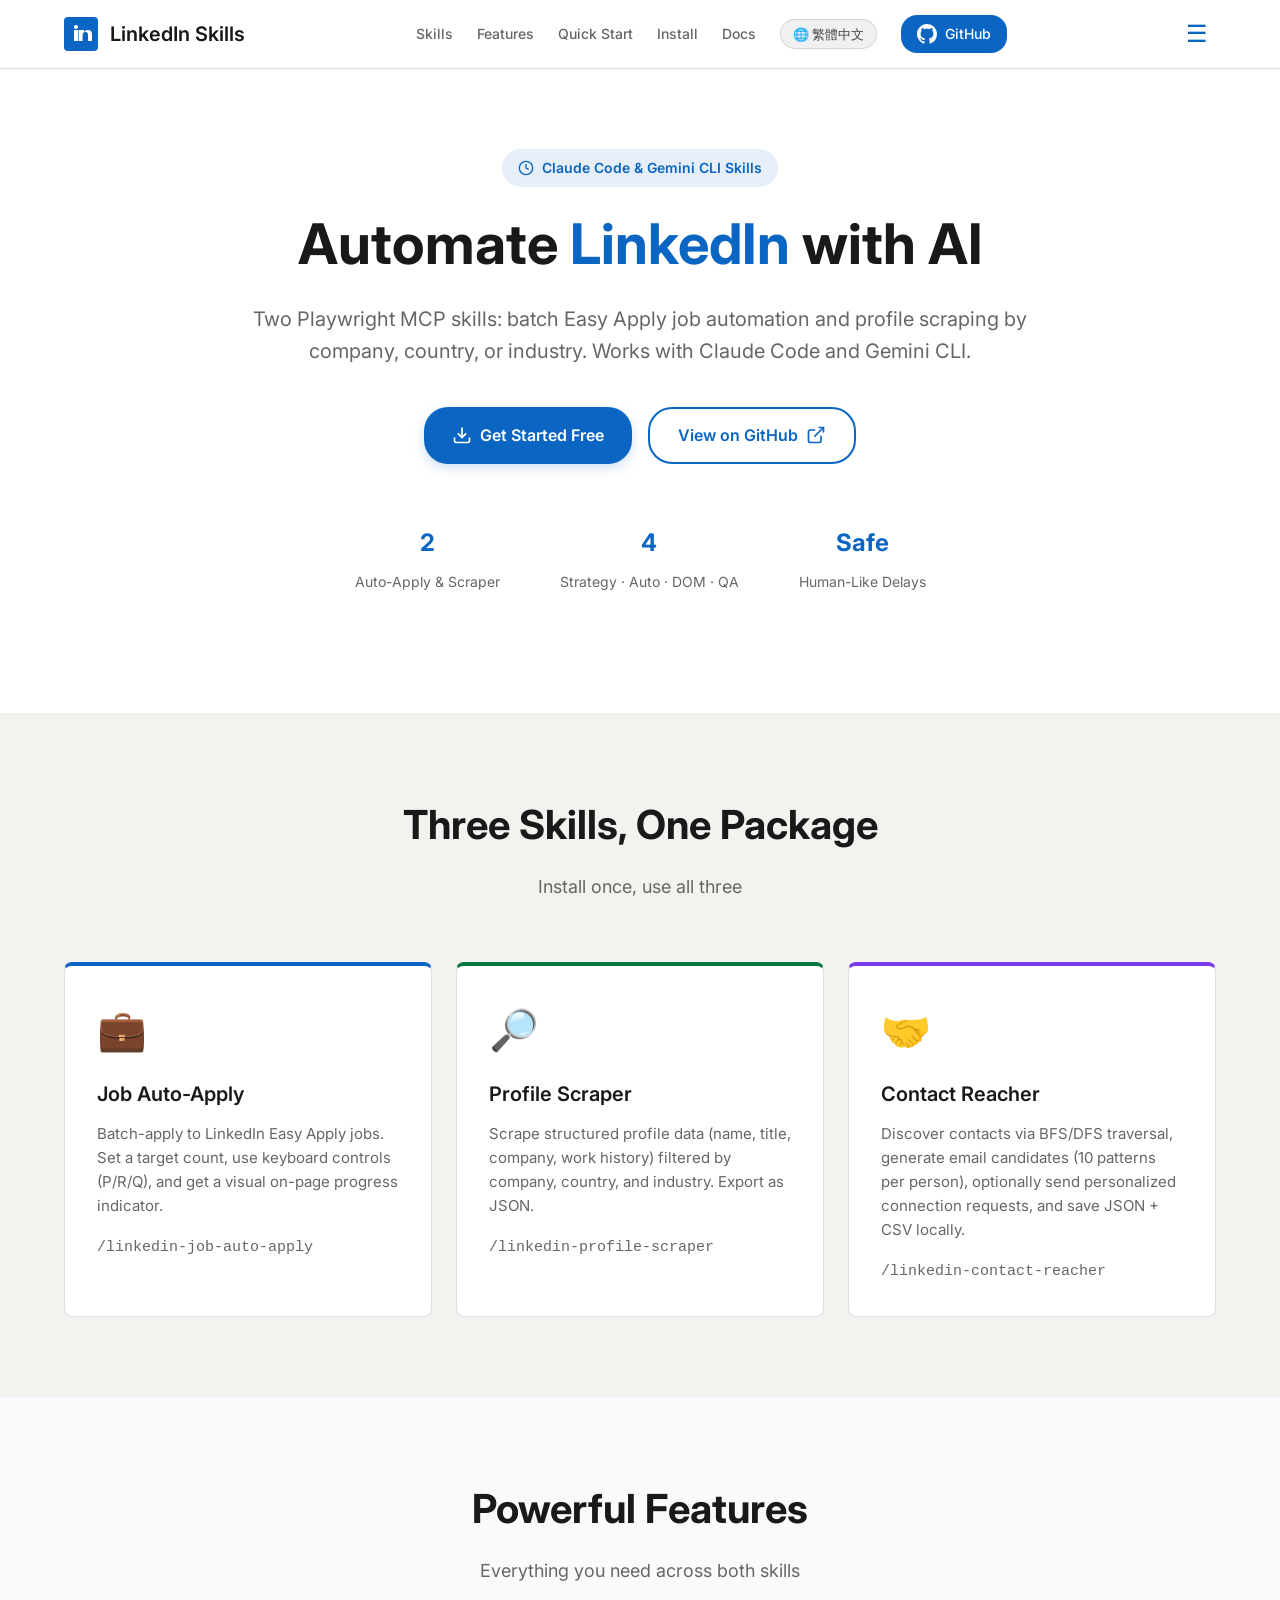
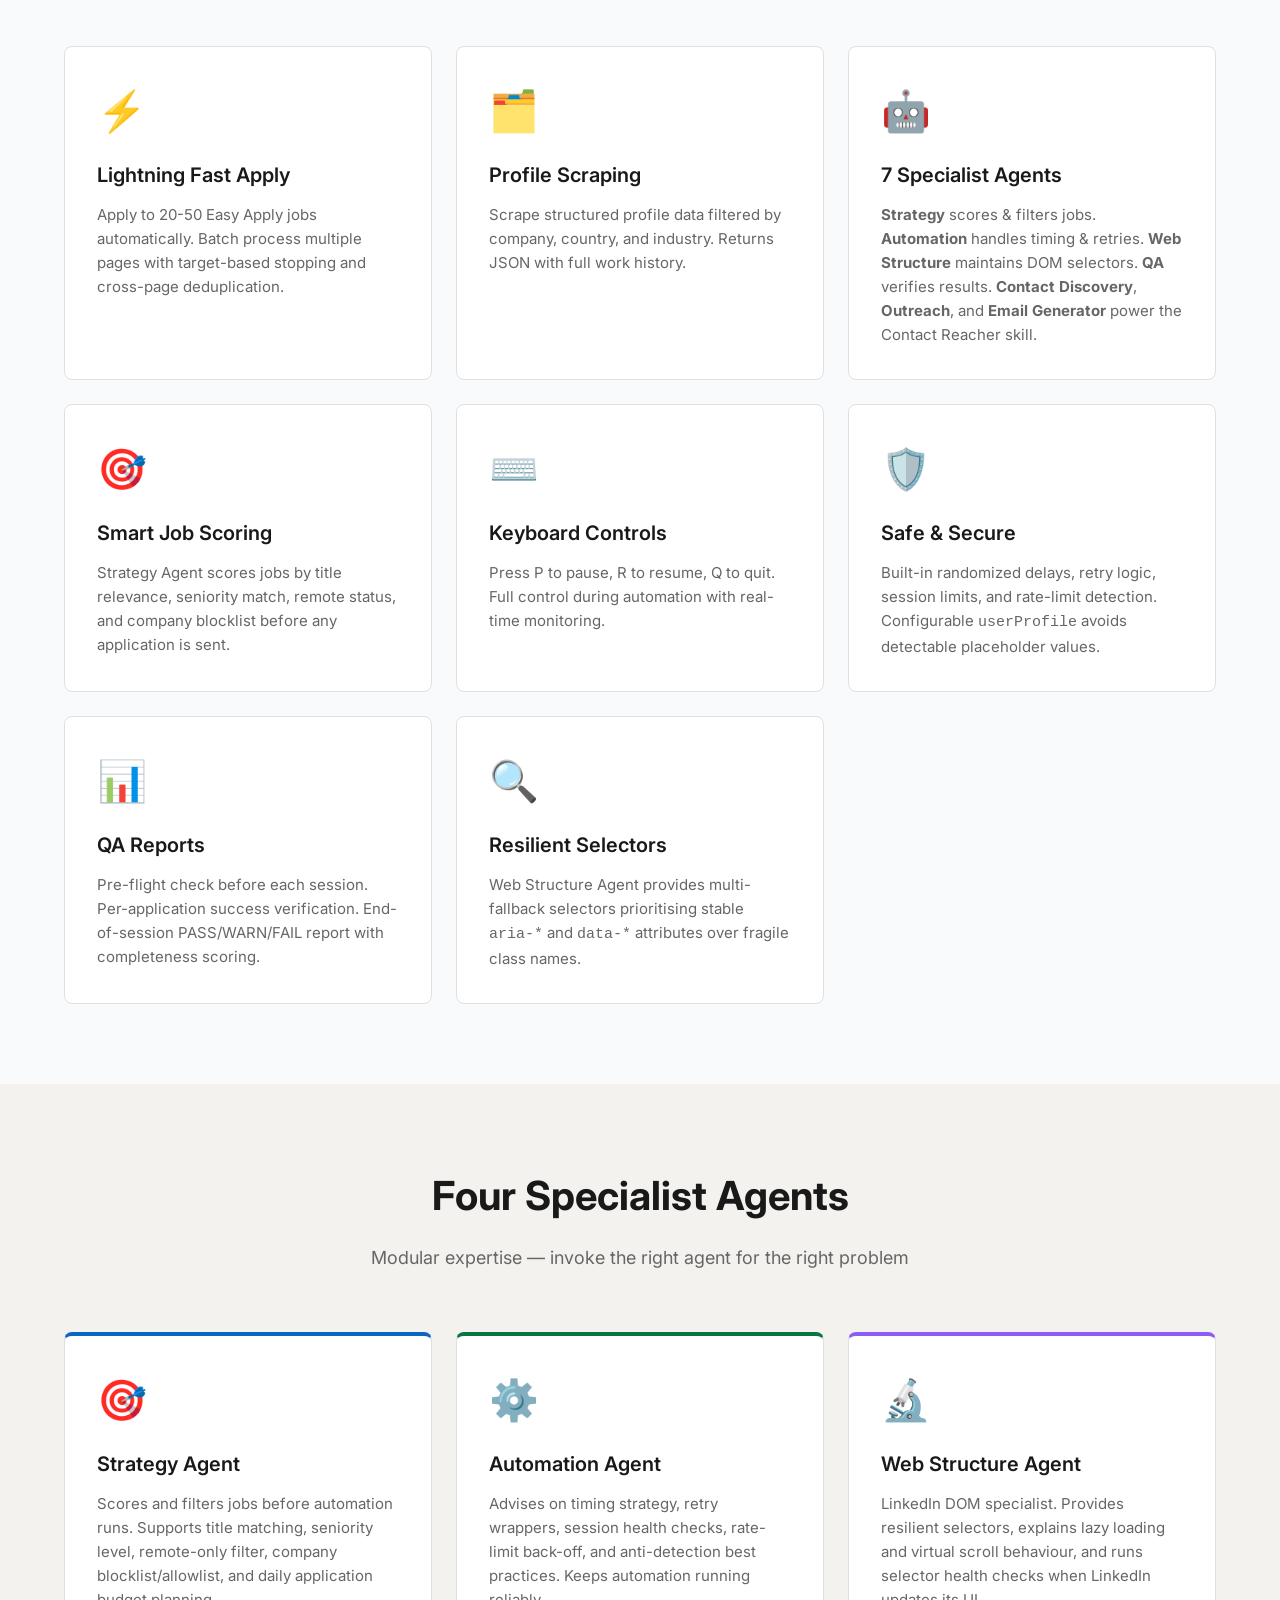
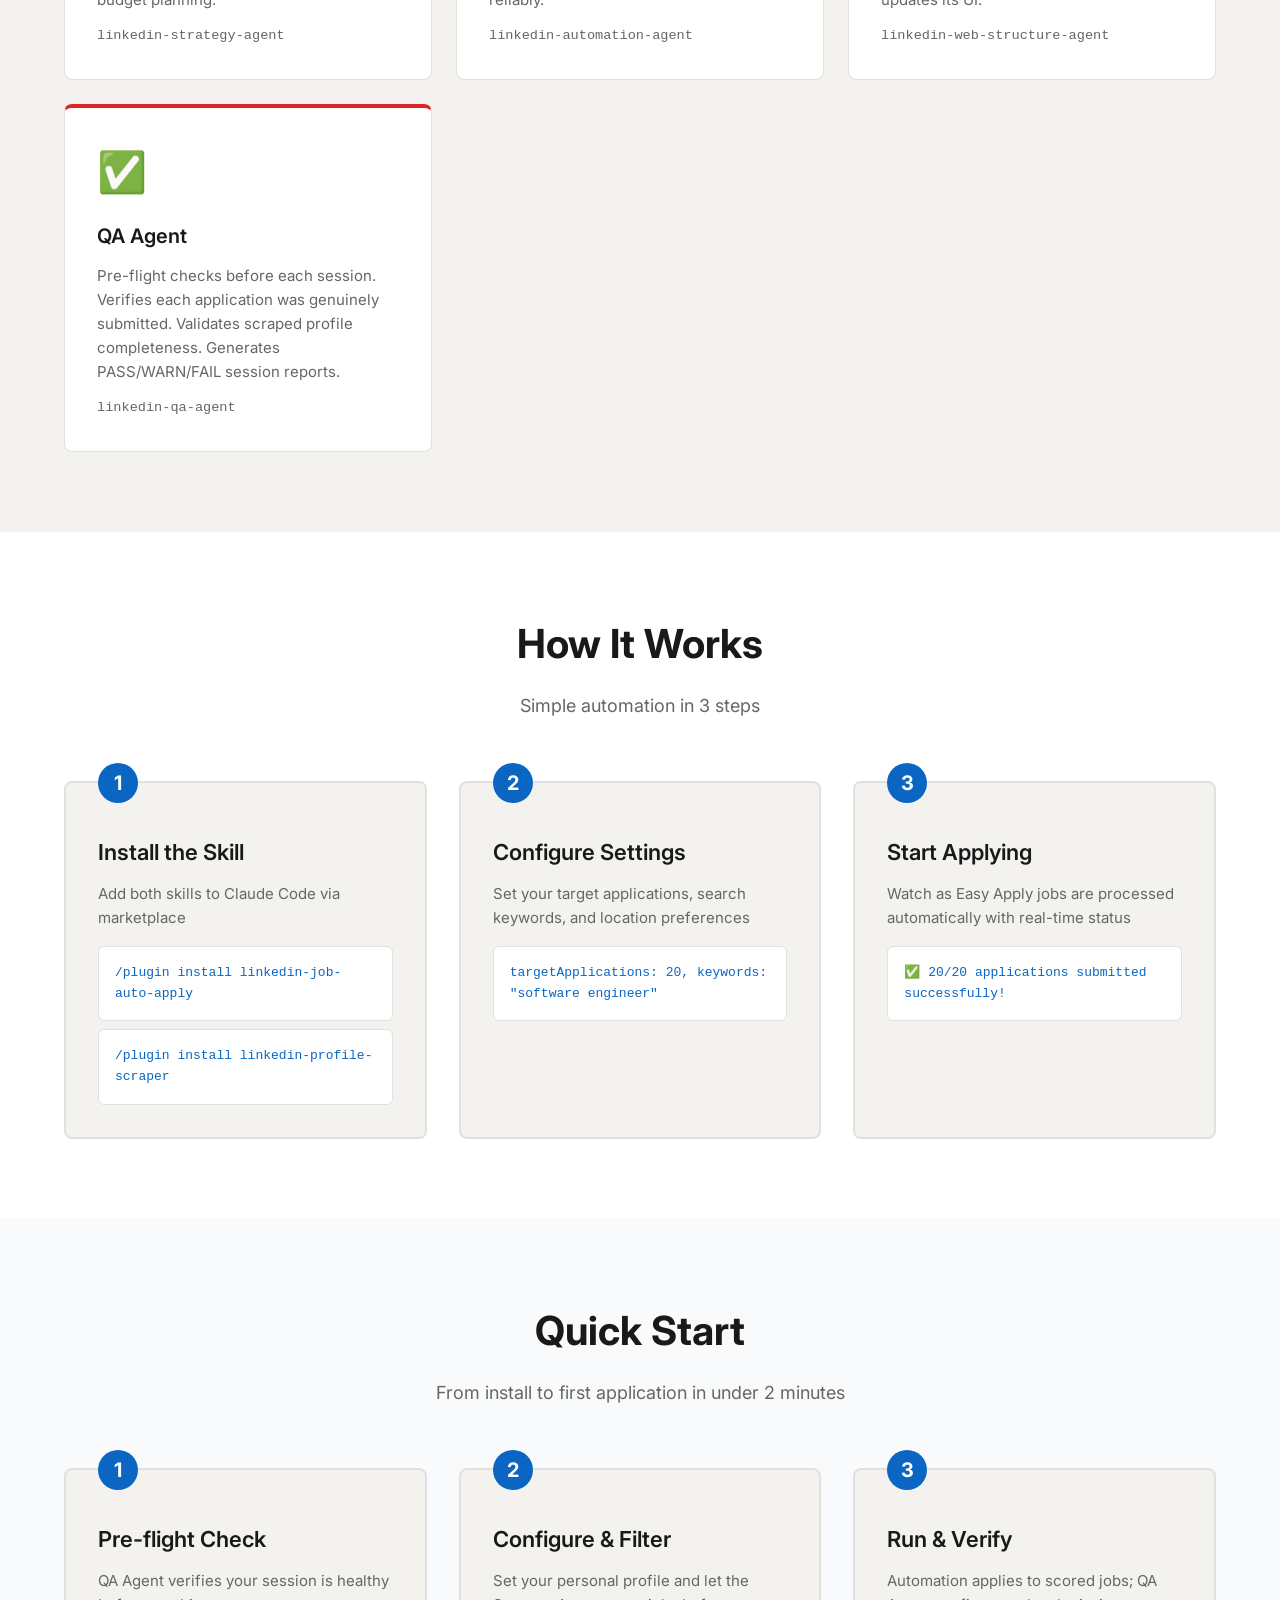
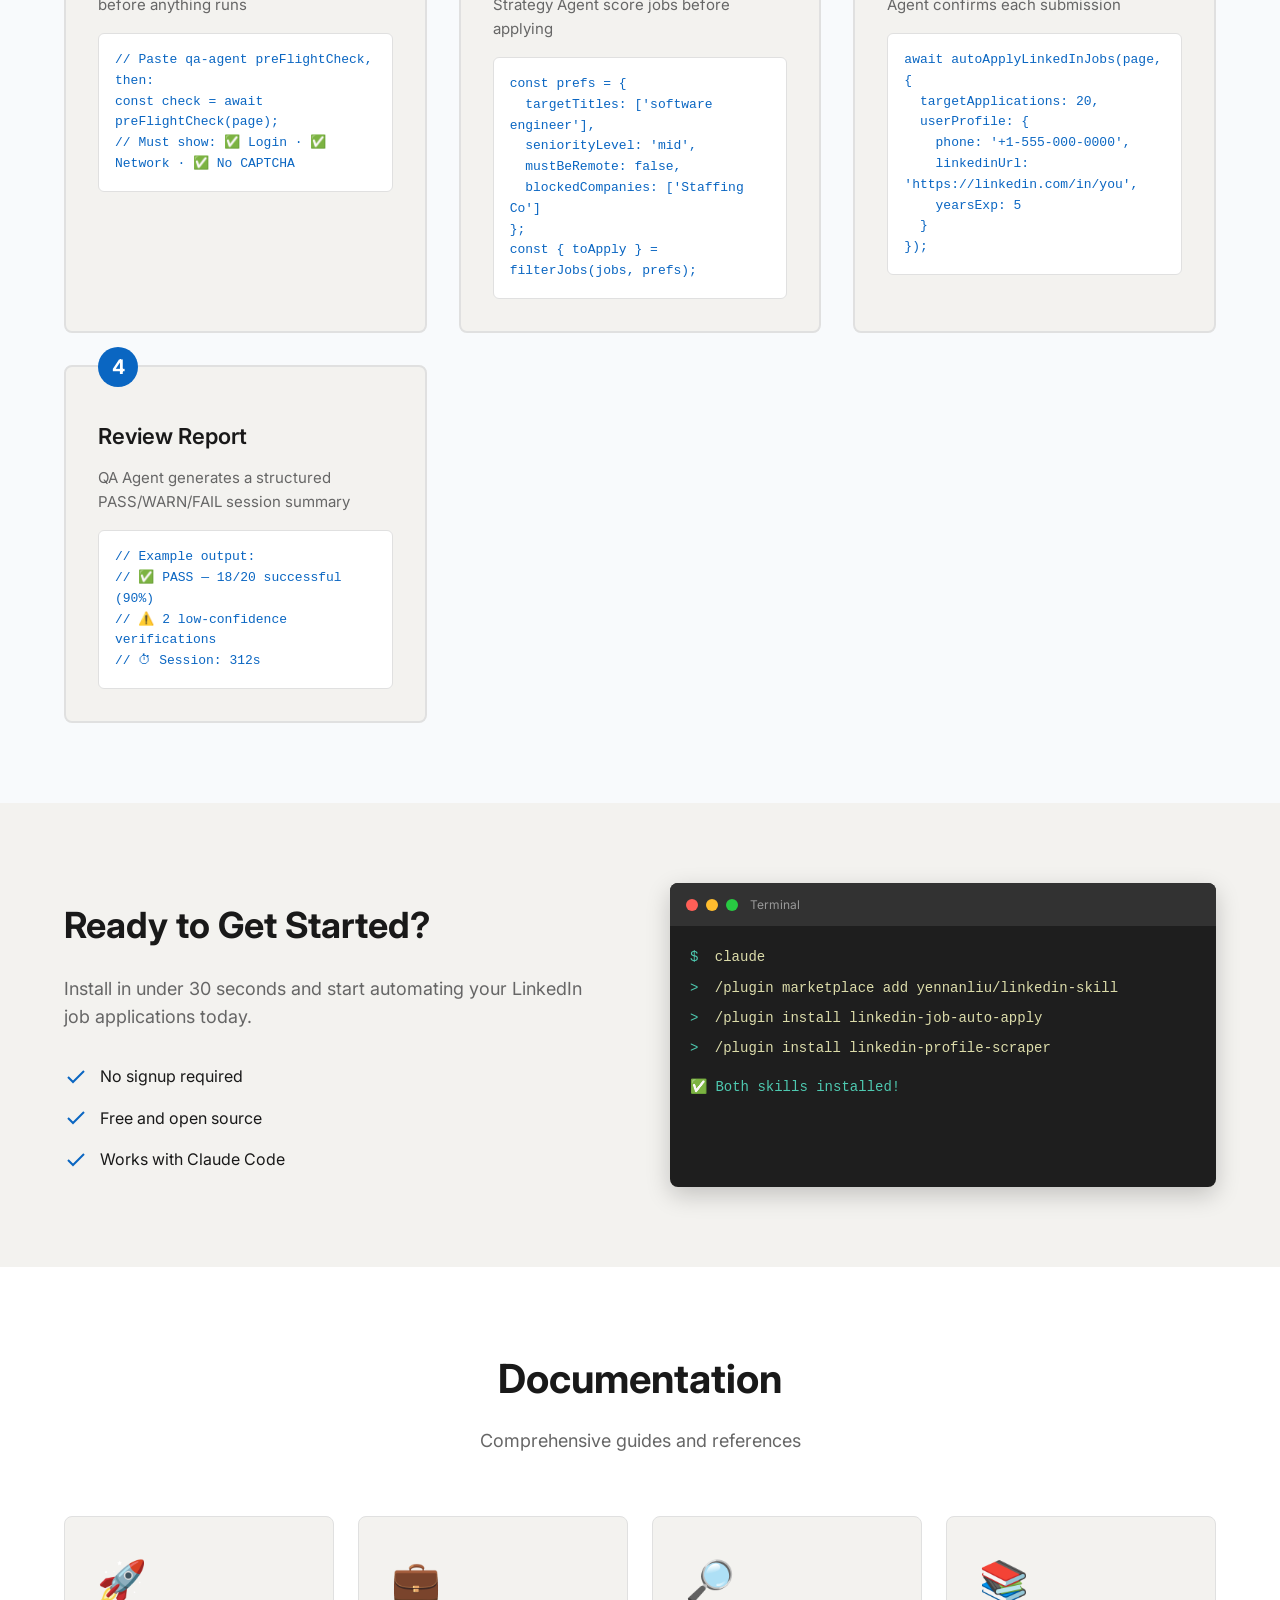
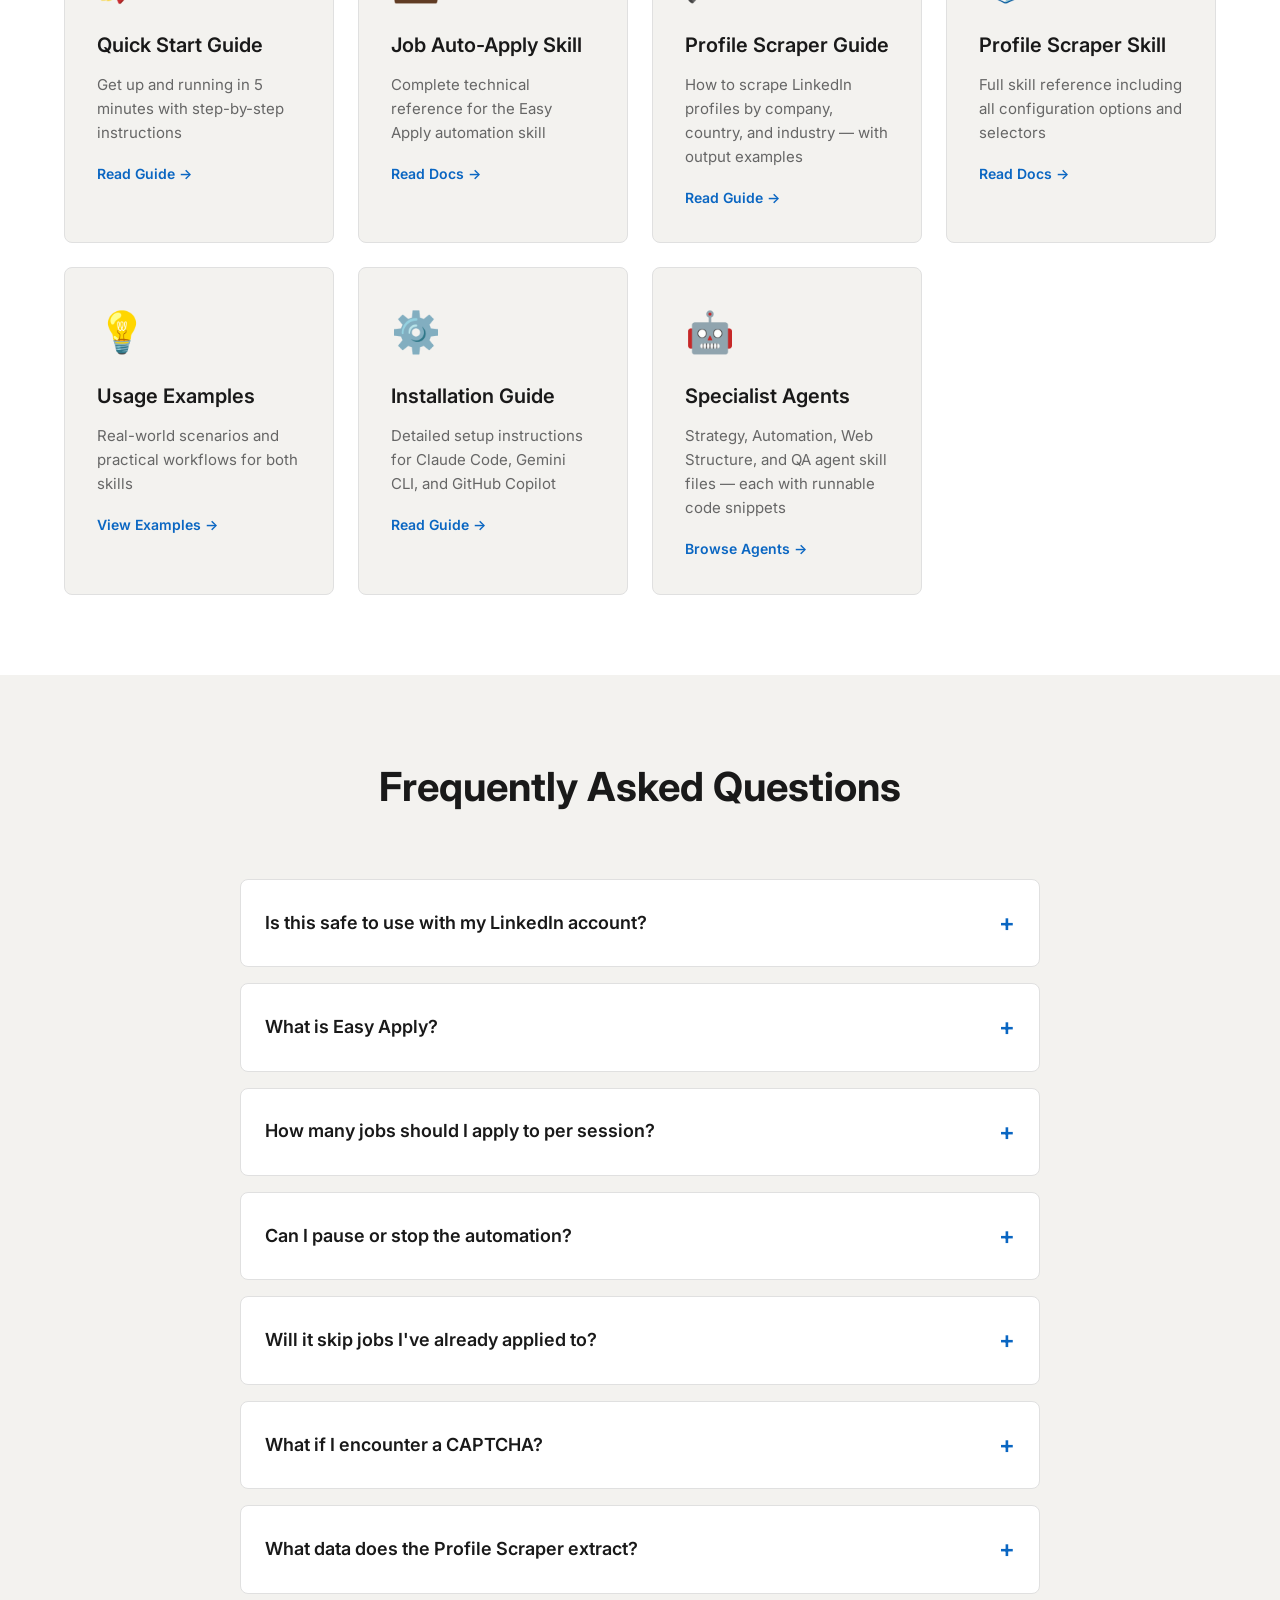
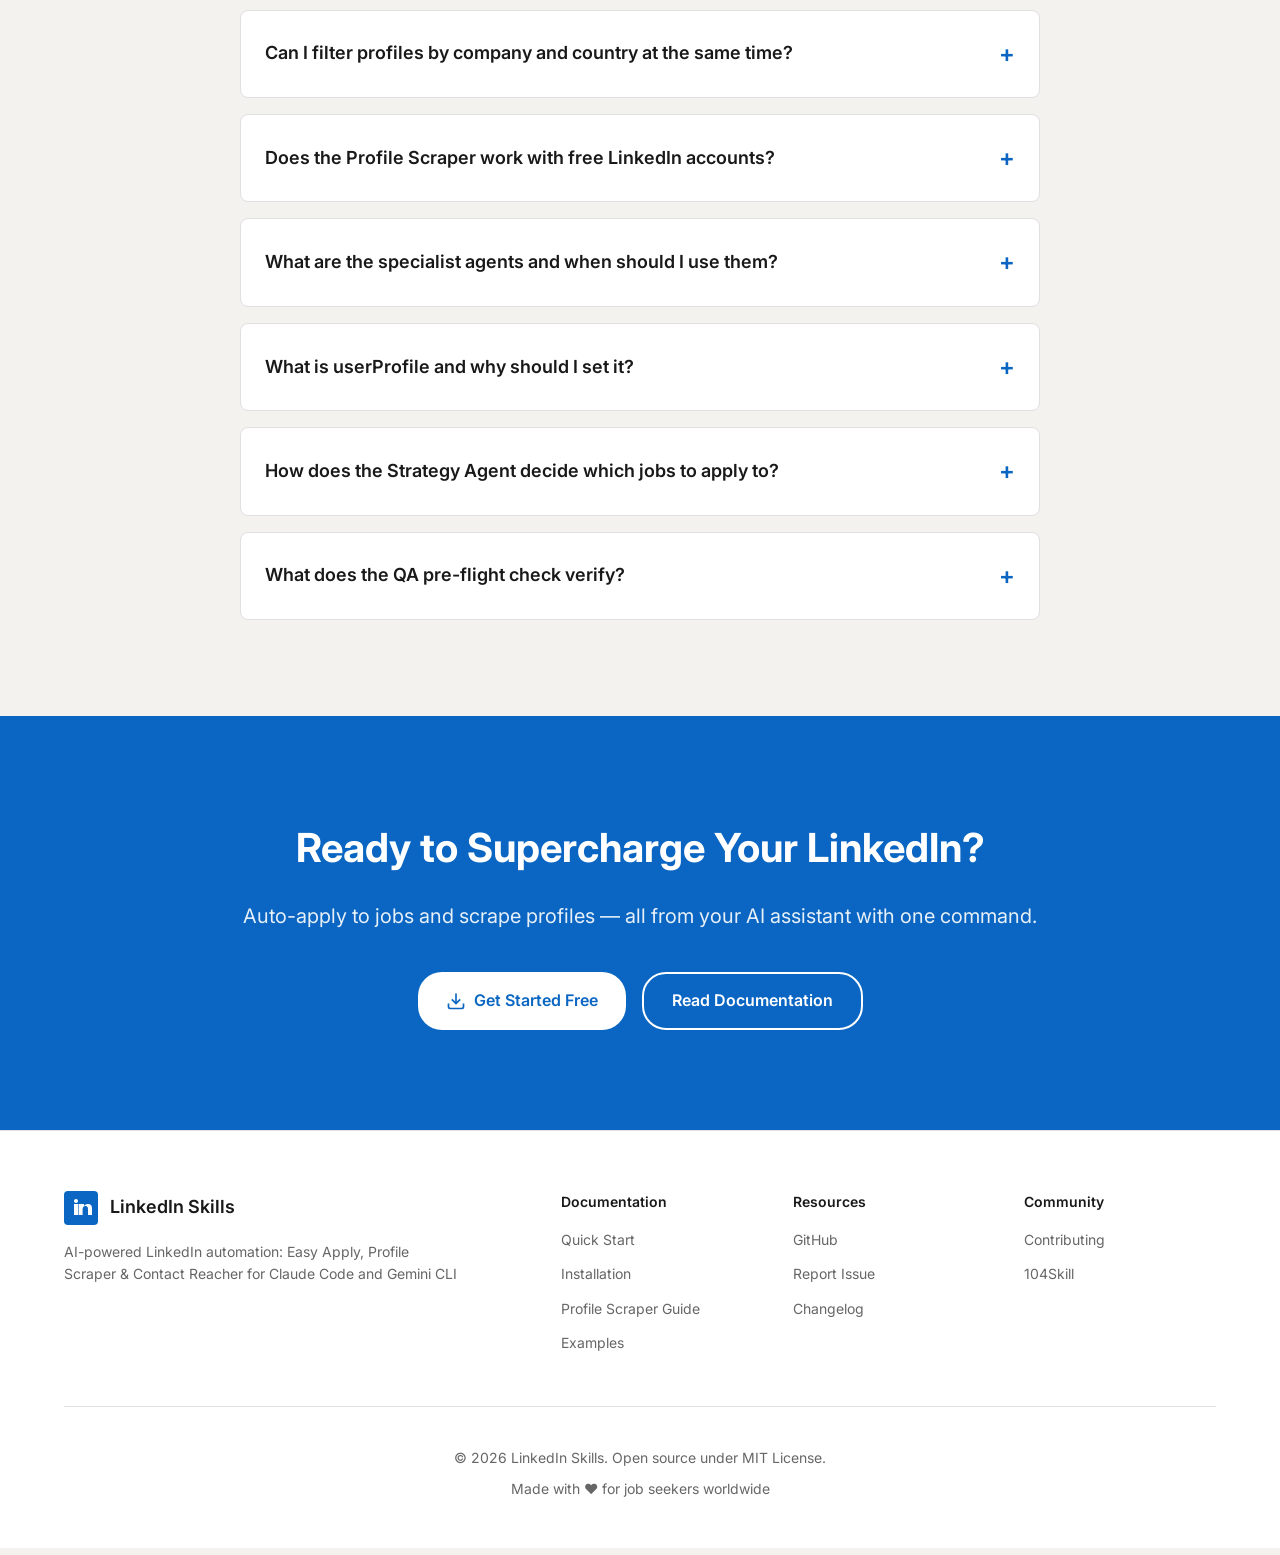
<file: docs/index.html>
<!DOCTYPE html>
<html lang="en">
<head>
    <meta charset="UTF-8">
    <meta name="viewport" content="width=device-width, initial-scale=1.0">
    <meta name="description" content="Automate LinkedIn job applications and scrape LinkedIn profiles with Claude Code AI - Playwright MCP skills">
    <title>LinkedIn Skills | Claude Code &amp; Gemini CLI</title>
    <link rel="stylesheet" href="styles.css">
    <link rel="preconnect" href="https://fonts.googleapis.com">
    <link rel="preconnect" href="https://fonts.gstatic.com" crossorigin>
    <link href="https://fonts.googleapis.com/css2?family=Inter:wght@300;400;500;600;700&display=swap" rel="stylesheet">
</head>
<body>
    <!-- Navigation -->
    <nav class="navbar">
        <div class="container">
            <div class="nav-content">
                <div class="logo">
                    <svg width="34" height="34" viewBox="0 0 34 34" fill="none" xmlns="http://www.w3.org/2000/svg">
                        <rect width="34" height="34" rx="4" fill="#0A66C2"/>
                        <path d="M10 13H14V24H10V13ZM12 8C13.1 8 14 8.9 14 10C14 11.1 13.1 12 12 12C10.9 12 10 11.1 10 10C10 8.9 10.9 8 12 8Z" fill="white"/>
                        <path d="M16 13H20V15H20.1C20.6 14.1 21.9 13 23.8 13C27.7 13 28 15.5 28 18.4V24H24V19.2C24 17.4 24 15.1 21.5 15.1C19 15.1 18.6 17.1 18.6 19.1V24H14.6V13H16Z" fill="white"/>
                    </svg>
                    <span class="logo-text">LinkedIn Skills</span>
                </div>
                <div class="nav-links">
                    <a href="#skills">Skills</a>
                    <a href="#features">Features</a>
                    <a href="#quickstart">Quick Start</a>
                    <a href="#installation">Install</a>
                    <a href="#docs">Docs</a>
                    <a href="index-zh-TW.html" style="display:inline-flex;align-items:center;gap:6px;background:rgba(0,0,0,0.06);border:1px solid rgba(0,0,0,0.12);border-radius:20px;padding:4px 12px;font-size:13px;font-weight:500;text-decoration:none;color:#444;">🌐 繁體中文</a>
                    <a href="https://github.com/yennanliu/linkedin-skill" target="_blank" class="btn-github">
                        <svg width="20" height="20" viewBox="0 0 16 16" fill="currentColor">
                            <path d="M8 0C3.58 0 0 3.58 0 8c0 3.54 2.29 6.53 5.47 7.59.4.07.55-.17.55-.38 0-.19-.01-.82-.01-1.49-2.01.37-2.53-.49-2.69-.94-.09-.23-.48-.94-.82-1.13-.28-.15-.68-.52-.01-.53.63-.01 1.08.58 1.23.82.72 1.21 1.87.87 2.33.66.07-.52.28-.87.51-1.07-1.78-.2-3.64-.89-3.64-3.95 0-.87.31-1.59.82-2.15-.08-.2-.36-1.02.08-2.12 0 0 .67-.21 2.2.82.64-.18 1.32-.27 2-.27.68 0 1.36.09 2 .27 1.53-1.04 2.2-.82 2.2-.82.44 1.1.16 1.92.08 2.12.51.56.82 1.27.82 2.15 0 3.07-1.87 3.75-3.65 3.95.29.25.54.73.54 1.48 0 1.07-.01 1.93-.01 2.2 0 .21.15.46.55.38A8.013 8.013 0 0016 8c0-4.42-3.58-8-8-8z"/>
                        </svg>
                        GitHub
                    </a>
                </div>
            </div>
        </div>
    </nav>

    <!-- Hero Section -->
    <header class="hero">
        <div class="container">
            <div class="hero-content">
                <div class="hero-badge">
                    <svg width="16" height="16" viewBox="0 0 24 24" fill="none" stroke="currentColor" stroke-width="2">
                        <circle cx="12" cy="12" r="10"/>
                        <path d="M12 6v6l4 2"/>
                    </svg>
                    Claude Code &amp; Gemini CLI Skills
                </div>
                <h1 class="hero-title">
                    Automate <span class="linkedin-text">LinkedIn</span> with AI
                </h1>
                <p class="hero-subtitle">
                    Two Playwright MCP skills: batch Easy Apply job automation and profile scraping by company, country, or industry.
                    Works with Claude Code and Gemini CLI.
                </p>
                <div class="hero-buttons">
                    <a href="#installation" class="btn-primary">
                        <svg width="20" height="20" viewBox="0 0 24 24" fill="none" stroke="currentColor" stroke-width="2">
                            <path d="M21 15v4a2 2 0 0 1-2 2H5a2 2 0 0 1-2-2v-4"/>
                            <polyline points="7 10 12 15 17 10"/>
                            <line x1="12" y1="15" x2="12" y2="3"/>
                        </svg>
                        Get Started Free
                    </a>
                    <a href="https://github.com/yennanliu/linkedin-skill" target="_blank" class="btn-secondary">
                        View on GitHub
                        <svg width="20" height="20" viewBox="0 0 24 24" fill="none" stroke="currentColor" stroke-width="2">
                            <path d="M18 13v6a2 2 0 0 1-2 2H5a2 2 0 0 1-2-2V8a2 2 0 0 1 2-2h6"/>
                            <polyline points="15 3 21 3 21 9"/>
                            <line x1="10" y1="14" x2="21" y2="3"/>
                        </svg>
                    </a>
                </div>
                <div class="hero-stats">
                    <div class="stat-item">
                        <div class="stat-number">2 Skills</div>
                        <div class="stat-label">Auto-Apply &amp; Scraper</div>
                    </div>
                    <div class="stat-item">
                        <div class="stat-number">4 Agents</div>
                        <div class="stat-label">Strategy · Auto · DOM · QA</div>
                    </div>
                    <div class="stat-item">
                        <div class="stat-number">Safe</div>
                        <div class="stat-label">Human-Like Delays</div>
                    </div>
                </div>
            </div>
        </div>
    </header>

    <!-- Skills Overview -->
    <section id="skills" class="features">
        <div class="container">
            <div class="section-header">
                <h2 class="section-title">Three Skills, One Package</h2>
                <p class="section-subtitle">Install once, use all three</p>
            </div>

            <div class="features-grid" style="grid-template-columns: repeat(auto-fit, minmax(340px, 1fr));">
                <div class="feature-card" style="border-top: 4px solid #0A66C2;">
                    <div class="feature-icon">💼</div>
                    <h3>Job Auto-Apply</h3>
                    <p>Batch-apply to LinkedIn Easy Apply jobs. Set a target count, use keyboard controls (P/R/Q), and get a visual on-page progress indicator.</p>
                    <p style="margin-top:1rem;"><code>/linkedin-job-auto-apply</code></p>
                </div>

                <div class="feature-card" style="border-top: 4px solid #057642;">
                    <div class="feature-icon">🔎</div>
                    <h3>Profile Scraper</h3>
                    <p>Scrape structured profile data (name, title, company, work history) filtered by company, country, and industry. Export as JSON.</p>
                    <p style="margin-top:1rem;"><code>/linkedin-profile-scraper</code></p>
                </div>

                <div class="feature-card" style="border-top: 4px solid #7c3aed;">
                    <div class="feature-icon">🤝</div>
                    <h3>Contact Reacher</h3>
                    <p>Discover contacts via BFS/DFS traversal, generate email candidates (10 patterns per person), optionally send personalized connection requests, and save JSON + CSV locally.</p>
                    <p style="margin-top:1rem;"><code>/linkedin-contact-reacher</code></p>
                </div>
            </div>
        </div>
    </section>

    <!-- Features Section -->
    <section id="features" class="features" style="background:#f8fafc;">
        <div class="container">
            <div class="section-header">
                <h2 class="section-title">Powerful Features</h2>
                <p class="section-subtitle">Everything you need across both skills</p>
            </div>

            <div class="features-grid">
                <div class="feature-card">
                    <div class="feature-icon">⚡</div>
                    <h3>Lightning Fast Apply</h3>
                    <p>Apply to 20-50 Easy Apply jobs automatically. Batch process multiple pages with target-based stopping and cross-page deduplication.</p>
                </div>

                <div class="feature-card">
                    <div class="feature-icon">🗂️</div>
                    <h3>Profile Scraping</h3>
                    <p>Scrape structured profile data filtered by company, country, and industry. Returns JSON with full work history.</p>
                </div>

                <div class="feature-card">
                    <div class="feature-icon">🤖</div>
                    <h3>7 Specialist Agents</h3>
                    <p><strong>Strategy</strong> scores &amp; filters jobs. <strong>Automation</strong> handles timing &amp; retries. <strong>Web Structure</strong> maintains DOM selectors. <strong>QA</strong> verifies results. <strong>Contact Discovery</strong>, <strong>Outreach</strong>, and <strong>Email Generator</strong> power the Contact Reacher skill.</p>
                </div>

                <div class="feature-card">
                    <div class="feature-icon">🎯</div>
                    <h3>Smart Job Scoring</h3>
                    <p>Strategy Agent scores jobs by title relevance, seniority match, remote status, and company blocklist before any application is sent.</p>
                </div>

                <div class="feature-card">
                    <div class="feature-icon">⌨️</div>
                    <h3>Keyboard Controls</h3>
                    <p>Press P to pause, R to resume, Q to quit. Full control during automation with real-time monitoring.</p>
                </div>

                <div class="feature-card">
                    <div class="feature-icon">🛡️</div>
                    <h3>Safe & Secure</h3>
                    <p>Built-in randomized delays, retry logic, session limits, and rate-limit detection. Configurable <code>userProfile</code> avoids detectable placeholder values.</p>
                </div>

                <div class="feature-card">
                    <div class="feature-icon">📊</div>
                    <h3>QA Reports</h3>
                    <p>Pre-flight check before each session. Per-application success verification. End-of-session PASS/WARN/FAIL report with completeness scoring.</p>
                </div>

                <div class="feature-card">
                    <div class="feature-icon">🔍</div>
                    <h3>Resilient Selectors</h3>
                    <p>Web Structure Agent provides multi-fallback selectors prioritising stable <code>aria-*</code> and <code>data-*</code> attributes over fragile class names.</p>
                </div>
            </div>
        </div>
    </section>

    <!-- Agents Section -->
    <section id="agents" class="features">
        <div class="container">
            <div class="section-header">
                <h2 class="section-title">Four Specialist Agents</h2>
                <p class="section-subtitle">Modular expertise — invoke the right agent for the right problem</p>
            </div>

            <div class="features-grid" style="grid-template-columns: repeat(auto-fit, minmax(280px, 1fr));">
                <div class="feature-card" style="border-top: 4px solid #0A66C2;">
                    <div class="feature-icon">🎯</div>
                    <h3>Strategy Agent</h3>
                    <p>Scores and filters jobs before automation runs. Supports title matching, seniority level, remote-only filter, company blocklist/allowlist, and daily application budget planning.</p>
                    <p style="margin-top:0.75rem;font-size:0.85rem;color:#666;"><code>linkedin-strategy-agent</code></p>
                </div>

                <div class="feature-card" style="border-top: 4px solid #057642;">
                    <div class="feature-icon">⚙️</div>
                    <h3>Automation Agent</h3>
                    <p>Advises on timing strategy, retry wrappers, session health checks, rate-limit back-off, and anti-detection best practices. Keeps automation running reliably.</p>
                    <p style="margin-top:0.75rem;font-size:0.85rem;color:#666;"><code>linkedin-automation-agent</code></p>
                </div>

                <div class="feature-card" style="border-top: 4px solid #8B5CF6;">
                    <div class="feature-icon">🔬</div>
                    <h3>Web Structure Agent</h3>
                    <p>LinkedIn DOM specialist. Provides resilient selectors, explains lazy loading and virtual scroll behaviour, and runs selector health checks when LinkedIn updates its UI.</p>
                    <p style="margin-top:0.75rem;font-size:0.85rem;color:#666;"><code>linkedin-web-structure-agent</code></p>
                </div>

                <div class="feature-card" style="border-top: 4px solid #DC2626;">
                    <div class="feature-icon">✅</div>
                    <h3>QA Agent</h3>
                    <p>Pre-flight checks before each session. Verifies each application was genuinely submitted. Validates scraped profile completeness. Generates PASS/WARN/FAIL session reports.</p>
                    <p style="margin-top:0.75rem;font-size:0.85rem;color:#666;"><code>linkedin-qa-agent</code></p>
                </div>
            </div>
        </div>
    </section>

    <!-- How It Works -->
    <section id="how-it-works" class="how-it-works">
        <div class="container">
            <div class="section-header">
                <h2 class="section-title">How It Works</h2>
                <p class="section-subtitle">Simple automation in 3 steps</p>
            </div>

            <div class="steps">
                <div class="step-card">
                    <div class="step-number">1</div>
                    <div class="step-content">
                        <h3>Install the Skill</h3>
                        <p>Add both skills to Claude Code via marketplace</p>
                        <div class="code-snippet">
                            <code>/plugin install linkedin-job-auto-apply</code>
                        </div>
                        <div class="code-snippet" style="margin-top:0.5rem;">
                            <code>/plugin install linkedin-profile-scraper</code>
                        </div>
                    </div>
                </div>

                <div class="step-card">
                    <div class="step-number">2</div>
                    <div class="step-content">
                        <h3>Configure Settings</h3>
                        <p>Set your target applications, search keywords, and location preferences</p>
                        <div class="code-snippet">
                            <code>targetApplications: 20, keywords: "software engineer"</code>
                        </div>
                    </div>
                </div>

                <div class="step-card">
                    <div class="step-number">3</div>
                    <div class="step-content">
                        <h3>Start Applying</h3>
                        <p>Watch as Easy Apply jobs are processed automatically with real-time status</p>
                        <div class="code-snippet">
                            <code>✅ 20/20 applications submitted successfully!</code>
                        </div>
                    </div>
                </div>
            </div>
        </div>
    </section>

    <!-- Quick Start Section -->
    <section id="quickstart" class="how-it-works" style="background:#f8fafc;">
        <div class="container">
            <div class="section-header">
                <h2 class="section-title">Quick Start</h2>
                <p class="section-subtitle">From install to first application in under 2 minutes</p>
            </div>

            <div class="steps">
                <div class="step-card">
                    <div class="step-number">1</div>
                    <div class="step-content">
                        <h3>Pre-flight Check</h3>
                        <p>QA Agent verifies your session is healthy before anything runs</p>
                        <div class="code-snippet">
                            <code>// Paste qa-agent preFlightCheck, then:<br>const check = await preFlightCheck(page);<br>// Must show: ✅ Login · ✅ Network · ✅ No CAPTCHA</code>
                        </div>
                    </div>
                </div>

                <div class="step-card">
                    <div class="step-number">2</div>
                    <div class="step-content">
                        <h3>Configure &amp; Filter</h3>
                        <p>Set your personal profile and let the Strategy Agent score jobs before applying</p>
                        <div class="code-snippet">
                            <code>const prefs = {<br>&nbsp;&nbsp;targetTitles: ['software engineer'],<br>&nbsp;&nbsp;seniorityLevel: 'mid',<br>&nbsp;&nbsp;mustBeRemote: false,<br>&nbsp;&nbsp;blockedCompanies: ['Staffing Co']<br>};<br>const { toApply } = filterJobs(jobs, prefs);</code>
                        </div>
                    </div>
                </div>

                <div class="step-card">
                    <div class="step-number">3</div>
                    <div class="step-content">
                        <h3>Run &amp; Verify</h3>
                        <p>Automation applies to scored jobs; QA Agent confirms each submission</p>
                        <div class="code-snippet">
                            <code>await autoApplyLinkedInJobs(page, {<br>&nbsp;&nbsp;targetApplications: 20,<br>&nbsp;&nbsp;userProfile: {<br>&nbsp;&nbsp;&nbsp;&nbsp;phone: '+1-555-000-0000',<br>&nbsp;&nbsp;&nbsp;&nbsp;linkedinUrl: 'https://linkedin.com/in/you',<br>&nbsp;&nbsp;&nbsp;&nbsp;yearsExp: 5<br>&nbsp;&nbsp;}<br>});</code>
                        </div>
                    </div>
                </div>

                <div class="step-card">
                    <div class="step-number">4</div>
                    <div class="step-content">
                        <h3>Review Report</h3>
                        <p>QA Agent generates a structured PASS/WARN/FAIL session summary</p>
                        <div class="code-snippet">
                            <code>// Example output:<br>// ✅ PASS — 18/20 successful (90%)<br>// ⚠️  2 low-confidence verifications<br>// ⏱  Session: 312s</code>
                        </div>
                    </div>
                </div>
            </div>
        </div>
    </section>

    <!-- Installation Section -->
    <section id="installation" class="installation">
        <div class="container">
            <div class="install-grid">
                <div class="install-info">
                    <h2>Ready to Get Started?</h2>
                    <p class="install-description">
                        Install in under 30 seconds and start automating your LinkedIn job applications today.
                    </p>
                    <div class="install-benefits">
                        <div class="benefit-item">
                            <svg width="24" height="24" viewBox="0 0 24 24" fill="none" stroke="#0A66C2" stroke-width="2">
                                <polyline points="20 6 9 17 4 12"/>
                            </svg>
                            <span>No signup required</span>
                        </div>
                        <div class="benefit-item">
                            <svg width="24" height="24" viewBox="0 0 24 24" fill="none" stroke="#0A66C2" stroke-width="2">
                                <polyline points="20 6 9 17 4 12"/>
                            </svg>
                            <span>Free and open source</span>
                        </div>
                        <div class="benefit-item">
                            <svg width="24" height="24" viewBox="0 0 24 24" fill="none" stroke="#0A66C2" stroke-width="2">
                                <polyline points="20 6 9 17 4 12"/>
                            </svg>
                            <span>Works with Claude Code</span>
                        </div>
                    </div>
                </div>
                <div class="install-terminal">
                    <div class="terminal">
                        <div class="terminal-header">
                            <div class="terminal-dots">
                                <span class="dot red"></span>
                                <span class="dot yellow"></span>
                                <span class="dot green"></span>
                            </div>
                            <span class="terminal-title">Terminal</span>
                        </div>
                        <div class="terminal-body">
                            <div class="terminal-line">
                                <span class="prompt">$</span>
                                <span class="command">claude</span>
                            </div>
                            <div class="terminal-line">
                                <span class="prompt">&gt;</span>
                                <span class="command">/plugin marketplace add yennanliu/linkedin-skill</span>
                            </div>
                            <div class="terminal-line">
                                <span class="prompt">&gt;</span>
                                <span class="command">/plugin install linkedin-job-auto-apply</span>
                            </div>
                            <div class="terminal-line">
                                <span class="prompt">&gt;</span>
                                <span class="command">/plugin install linkedin-profile-scraper</span>
                            </div>
                            <div class="terminal-line success">
                                <span>✅ Both skills installed!</span>
                            </div>
                            <div class="terminal-line">
                                <span class="prompt">&gt;</span>
                                <span class="command">/linkedin-job-auto-apply</span>
                            </div>
                            <div class="terminal-line">
                                <span class="prompt">&gt;</span>
                                <span class="command">/linkedin-profile-scraper</span>
                            </div>
                        </div>
                    </div>
                </div>
            </div>
        </div>
    </section>

    <!-- Documentation -->
    <section id="docs" class="docs">
        <div class="container">
            <div class="section-header">
                <h2 class="section-title">Documentation</h2>
                <p class="section-subtitle">Comprehensive guides and references</p>
            </div>

            <div class="docs-grid">
                <a href="https://github.com/yennanliu/linkedin-skill/blob/main/QUICKSTART.md" class="doc-card" target="_blank">
                    <div class="doc-icon">🚀</div>
                    <h3>Quick Start Guide</h3>
                    <p>Get up and running in 5 minutes with step-by-step instructions</p>
                    <span class="doc-link">Read Guide →</span>
                </a>

                <a href="https://github.com/yennanliu/linkedin-skill/blob/main/skills/linkedin-job-auto-apply/SKILL.md" class="doc-card" target="_blank">
                    <div class="doc-icon">💼</div>
                    <h3>Job Auto-Apply Skill</h3>
                    <p>Complete technical reference for the Easy Apply automation skill</p>
                    <span class="doc-link">Read Docs →</span>
                </a>

                <a href="https://github.com/yennanliu/linkedin-skill/blob/main/PROFILE_SCRAPER.md" class="doc-card" target="_blank">
                    <div class="doc-icon">🔎</div>
                    <h3>Profile Scraper Guide</h3>
                    <p>How to scrape LinkedIn profiles by company, country, and industry — with output examples</p>
                    <span class="doc-link">Read Guide →</span>
                </a>

                <a href="https://github.com/yennanliu/linkedin-skill/blob/main/skills/linkedin-profile-scraper/SKILL.md" class="doc-card" target="_blank">
                    <div class="doc-icon">📚</div>
                    <h3>Profile Scraper Skill</h3>
                    <p>Full skill reference including all configuration options and selectors</p>
                    <span class="doc-link">Read Docs →</span>
                </a>

                <a href="https://github.com/yennanliu/linkedin-skill/blob/main/USAGE_EXAMPLES.md" class="doc-card" target="_blank">
                    <div class="doc-icon">💡</div>
                    <h3>Usage Examples</h3>
                    <p>Real-world scenarios and practical workflows for both skills</p>
                    <span class="doc-link">View Examples →</span>
                </a>

                <a href="https://github.com/yennanliu/linkedin-skill/blob/main/INSTALLATION.md" class="doc-card" target="_blank">
                    <div class="doc-icon">⚙️</div>
                    <h3>Installation Guide</h3>
                    <p>Detailed setup instructions for Claude Code, Gemini CLI, and GitHub Copilot</p>
                    <span class="doc-link">Read Guide →</span>
                </a>

                <a href="https://github.com/yennanliu/linkedin-skill/tree/main/skills/agents" class="doc-card" target="_blank">
                    <div class="doc-icon">🤖</div>
                    <h3>Specialist Agents</h3>
                    <p>Strategy, Automation, Web Structure, and QA agent skill files — each with runnable code snippets</p>
                    <span class="doc-link">Browse Agents →</span>
                </a>
            </div>
        </div>
    </section>

    <!-- FAQ -->
    <section class="faq">
        <div class="container">
            <div class="section-header">
                <h2 class="section-title">Frequently Asked Questions</h2>
            </div>

            <div class="faq-list">
                <details class="faq-item">
                    <summary>Is this safe to use with my LinkedIn account?</summary>
                    <p>Yes, the automation includes safety features like human-like delays (2-4 seconds), rate limiting, and error handling. However, use responsibly and avoid excessive automation. LinkedIn may flag suspicious activity.</p>
                </details>

                <details class="faq-item">
                    <summary>What is Easy Apply?</summary>
                    <p>Easy Apply is LinkedIn's one-click application feature. This skill focuses on Easy Apply jobs because they're simple and fast. Complex applications requiring cover letters or assessments are automatically skipped.</p>
                </details>

                <details class="faq-item">
                    <summary>How many jobs should I apply to per session?</summary>
                    <p>We recommend 20-50 applications per session. Quality matters more than quantity. Take breaks between sessions (several hours) to avoid rate limiting.</p>
                </details>

                <details class="faq-item">
                    <summary>Can I pause or stop the automation?</summary>
                    <p>Yes! Use keyboard controls: Press P to pause, R to resume, and Q to quit gracefully. The on-page status indicator shows your current progress.</p>
                </details>

                <details class="faq-item">
                    <summary>Will it skip jobs I've already applied to?</summary>
                    <p>Yes, the automation automatically detects and skips jobs you've already applied to, saving time and avoiding duplicate applications.</p>
                </details>

                <details class="faq-item">
                    <summary>What if I encounter a CAPTCHA?</summary>
                    <p>If LinkedIn shows a CAPTCHA, you'll need to solve it manually. This usually happens if LinkedIn detects unusual activity. Wait several hours before trying again.</p>
                </details>

                <details class="faq-item">
                    <summary>What data does the Profile Scraper extract?</summary>
                    <p>The scraper extracts: full name, headline, location, current company, current title, industry, and full work history (title, company, date range, location per role). Results are returned as a JSON array.</p>
                </details>

                <details class="faq-item">
                    <summary>Can I filter profiles by company and country at the same time?</summary>
                    <p>Yes — all filters (company, country, industry, keywords) can be combined. Only profiles matching all specified filters will be returned.</p>
                </details>

                <details class="faq-item">
                    <summary>Does the Profile Scraper work with free LinkedIn accounts?</summary>
                    <p>Yes, but free accounts have limited search results (usually up to 100 people search results per month). LinkedIn Premium or Sales Navigator increases limits significantly.</p>
                </details>

                <details class="faq-item">
                    <summary>What are the specialist agents and when should I use them?</summary>
                    <p>Four agents support both skills: <strong>Strategy Agent</strong> scores and filters jobs before applying; <strong>Automation Agent</strong> advises on timing, retries, and anti-detection; <strong>Web Structure Agent</strong> provides updated LinkedIn selectors when the UI changes; <strong>QA Agent</strong> runs pre-flight checks and verifies results. Invoke whichever agent matches the problem you're debugging.</p>
                </details>

                <details class="faq-item">
                    <summary>What is userProfile and why should I set it?</summary>
                    <p><code>userProfile</code> is a config object you pass to <code>autoApplyLinkedInJobs</code>. It contains your real phone, LinkedIn URL, city, ZIP, and years of experience. Without it, the automation fills forms with obvious placeholders like <code>0000000000</code>, which may be flagged by LinkedIn's fraud detection. Setting real values makes applications look genuine.</p>
                </details>

                <details class="faq-item">
                    <summary>How does the Strategy Agent decide which jobs to apply to?</summary>
                    <p>It scores each job 0–100 based on: title keyword match (0–40 pts), seniority level match (0–30 pts), and remote status (0–20 pts). Jobs with a score below <code>minScore</code> (default 50) are skipped. You can also set a <code>blockedCompanies</code> list for hard skips or an <code>allowedCompanies</code> list to restrict to specific employers.</p>
                </details>

                <details class="faq-item">
                    <summary>What does the QA pre-flight check verify?</summary>
                    <p>It checks four things before any session starts: (1) LinkedIn session is active — not on a login or checkpoint page; (2) network is stable; (3) no CAPTCHA is visible; (4) no rate-limit message is showing. If any check fails, the session should not proceed.</p>
                </details>
            </div>
        </div>
    </section>

    <!-- CTA -->
    <section class="cta">
        <div class="container">
            <div class="cta-content">
                <h2>Ready to Supercharge Your LinkedIn?</h2>
                <p>Auto-apply to jobs and scrape profiles — all from your AI assistant with one command.</p>
                <div class="cta-buttons">
                    <a href="https://github.com/yennanliu/linkedin-skill" class="btn-primary-white" target="_blank">
                        <svg width="20" height="20" viewBox="0 0 24 24" fill="none" stroke="currentColor" stroke-width="2">
                            <path d="M21 15v4a2 2 0 0 1-2 2H5a2 2 0 0 1-2-2v-4"/>
                            <polyline points="7 10 12 15 17 10"/>
                            <line x1="12" y1="15" x2="12" y2="3"/>
                        </svg>
                        Get Started Free
                    </a>
                    <a href="https://github.com/yennanliu/linkedin-skill/blob/main/QUICKSTART.md" class="btn-secondary-white" target="_blank">
                        Read Documentation
                    </a>
                </div>
            </div>
        </div>
    </section>

    <!-- Footer -->
    <footer class="footer">
        <div class="container">
            <div class="footer-content">
                <div class="footer-brand">
                    <div class="footer-logo">
                        <svg width="34" height="34" viewBox="0 0 34 34" fill="none" xmlns="http://www.w3.org/2000/svg">
                            <rect width="34" height="34" rx="4" fill="#0A66C2"/>
                            <path d="M10 13H14V24H10V13ZM12 8C13.1 8 14 8.9 14 10C14 11.1 13.1 12 12 12C10.9 12 10 11.1 10 10C10 8.9 10.9 8 12 8Z" fill="white"/>
                            <path d="M16 13H20V15H20.1C20.6 14.1 21.9 13 23.8 13C27.7 13 28 15.5 28 18.4V24H24V19.2C24 17.4 24 15.1 21.5 15.1C19 15.1 18.6 17.1 18.6 19.1V24H14.6V13H16Z" fill="white"/>
                        </svg>
                        <span>LinkedIn Skills</span>
                    </div>
                    <p class="footer-description">
                        AI-powered LinkedIn automation: Easy Apply, Profile Scraper &amp; Contact Reacher for Claude Code and Gemini CLI
                    </p>
                </div>
                <div class="footer-links">
                    <div class="footer-column">
                        <h4>Documentation</h4>
                        <a href="https://github.com/yennanliu/linkedin-skill/blob/main/QUICKSTART.md" target="_blank">Quick Start</a>
                        <a href="https://github.com/yennanliu/linkedin-skill/blob/main/INSTALLATION.md" target="_blank">Installation</a>
                        <a href="https://github.com/yennanliu/linkedin-skill/blob/main/PROFILE_SCRAPER.md" target="_blank">Profile Scraper Guide</a>
                        <a href="https://github.com/yennanliu/linkedin-skill/blob/main/USAGE_EXAMPLES.md" target="_blank">Examples</a>
                    </div>
                    <div class="footer-column">
                        <h4>Resources</h4>
                        <a href="https://github.com/yennanliu/linkedin-skill" target="_blank">GitHub</a>
                        <a href="https://github.com/yennanliu/linkedin-skill/issues" target="_blank">Report Issue</a>
                        <a href="https://github.com/yennanliu/linkedin-skill/blob/main/CHANGELOG.md" target="_blank">Changelog</a>
                    </div>
                    <div class="footer-column">
                        <h4>Community</h4>
                        <a href="https://github.com/yennanliu/linkedin-skill/blob/main/CONTRIBUTING.md" target="_blank">Contributing</a>
                        <a href="https://github.com/yennanliu/104Skill" target="_blank">104Skill</a>
                    </div>
                </div>
            </div>
            <div class="footer-bottom">
                <p>&copy; 2026 LinkedIn Skills. Open source under MIT License.</p>
                <p>Made with ❤️ for job seekers worldwide</p>
            </div>
        </div>
    </footer>

    <script src="script.js"></script>
</body>
</html>
</file>
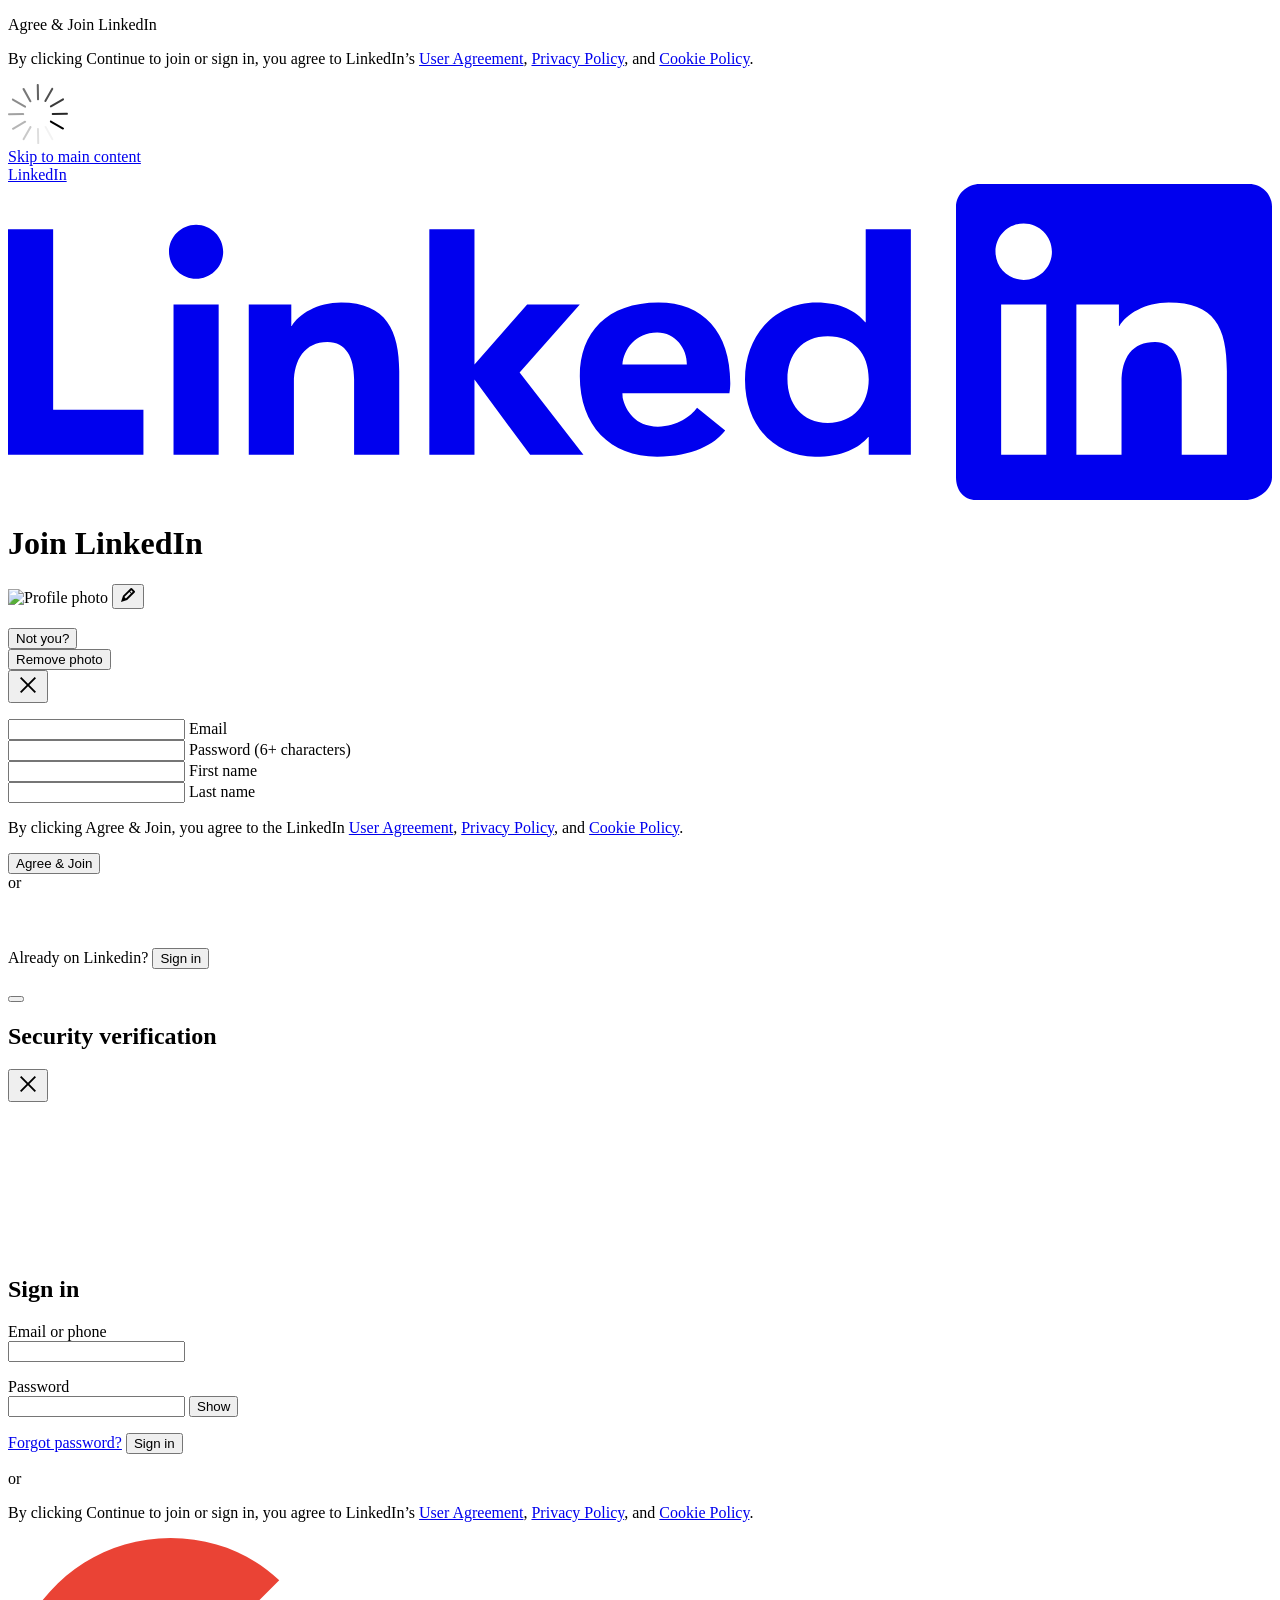
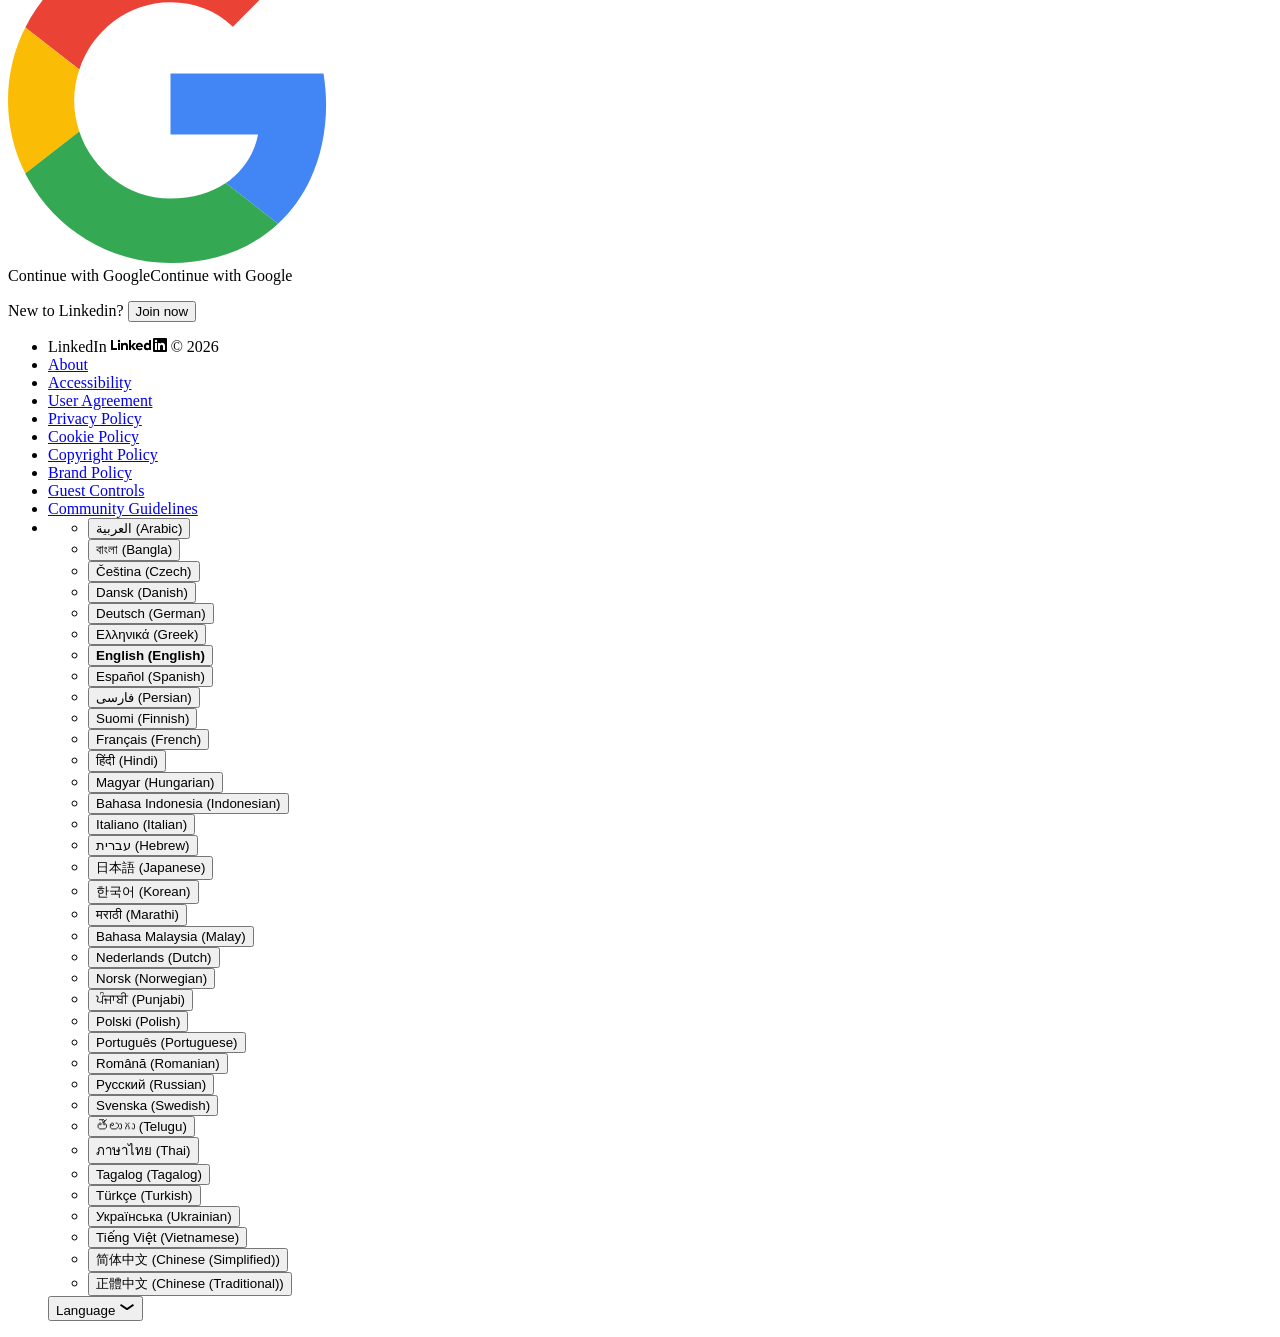
<file: debug_profile.html>
<!DOCTYPE html><html lang="en"><head>
        <meta name="pageKey" content="auth_wall_desktop_profile">
<!----><!----><!---->        <meta name="locale" content="en_US">
<!---->        <meta id="config" data-app-version="2.1.1202" data-call-tree-id="AAZQgUf+UyXw1HEJ6QntIQ==" data-multiproduct-name="seo-directory-frontend" data-service-name="seo-directory-frontend" data-browser-id="d9a4d0c7-b845-4be2-8e68-ea701b215abb" data-is-bot="false" data-enable-page-view-heartbeat-tracking="" data-page-instance="urn:li:page:auth_wall_desktop_profile;fqTP9XQARjaLsUfZSg2JOQ==" data-disable-jsbeacon-pagekey-suffix="false" data-member-id="0" data-msafdf-lib="https://static.licdn.com/aero-v1/sc/h/80ndnja80f2uvg4l8sj2su82m" data-should-use-full-url-in-pve-path="true" data-dna-member-lix-treatment="enabled" data-human-member-lix-treatment="enabled" data-dfp-member-lix-treatment="control" data-sync-apfc-headers-lix-treatment="control" data-sync-apfc-cb-lix-treatment="control" data-recaptcha-v3-integration-lix-value="control" data-network-interceptor-lix-value="control" data-is-epd-audit-event-enabled="false" data-is-feed-sponsored-tracking-kill-switch-enabled="false" data-sequence-auto-redirect-before-request-enabled="true">

        <link rel="canonical" href="/authwall">
<!----><!---->
<!---->
<!---->
<!---->
<!---->
          <link rel="icon" href="https://static.licdn.com/aero-v1/sc/h/al2o9zrvru7aqj8e1x2rzsrca">


        <script>
          function getDfd() {let yFn,nFn;const p=new Promise(function(y, n){yFn=y;nFn=n;});p.resolve=yFn;p.reject=nFn;return p;}
          window.lazyloader = getDfd();
          window.tracking = getDfd();
          window.impressionTracking = getDfd();
          window.ingraphTracking = getDfd();
          window.appDetection = getDfd();
          window.pemTracking = getDfd();
          window.appRedirectCompleted = getDfd();
        </script>

<!---->
        
      <title>
        Sign Up | LinkedIn
      </title>
      <link rel="canonical" href="/authwall">
      <meta name="description" content="750 million+ members | Manage your professional identity. Build and engage with your professional network. Access knowledge, insights and opportunities.">
      <meta name="robots" content="noindex, noarchive">
      <meta name="viewport" content="width=device-width, minimum-scale=1.0">
      <meta name="locale" content="en_US">

      <meta property="og:title" content="Sign Up | LinkedIn">
      <meta property="og:image" content="https://static.licdn.com/aero-v1/scds/common/u/images/logos/favicons/v1/favicon.ico">
      <meta property="og:type" content="website">
      <meta property="og:url" content="/authwall">
      <meta name="twitter:card" content="summary">
      <meta name="twitter:site" content="@Linkedin">
      <meta name="twitter:title" content="Sign Up | LinkedIn">
      <meta name="twitter:image" content="https://static.licdn.com/aero-v1/scds/common/u/images/logos/favicons/v1/favicon.ico">
      <meta name="platform-worker" content="https://static.licdn.com/aero-v1/sc/h/bxullzz73p3hhf78t6sj3w6pb">
      <meta name="litmsProfileName" content="seo-directory-frontend">
      <meta name="clientSideIngraphs" content="1" data-gauge-metric-endpoint="/directory/api/ingraphs/gauge" data-counter-metric-endpoint="/directory/api/ingraphs/counter">
      <script src="https://static.licdn.com/aero-v1/sc/h/95dn6qmfiqsklhxazp0jn20zg"></script>

      <link rel="stylesheet" href="https://static.licdn.com/aero-v1/sc/h/b5vydpik9slh5mwqap0g5jq59">
    
<!---->      <script type="text/javascript" src="https://static.licdn.com/aero-v1/sc/h/80ndnja80f2uvg4l8sj2su82m" data-test-id="msafdf"></script><script type="text/javascript" src="https://platform.linkedin.com/litms/utag/seo-directory-frontend/utag.js?cb=1777365900000" async=""></script></head>
      <body dir="ltr">
<!----><!----><!---->
        
      
    
    
    
    <form class="google-auth" action="/uas/login-submit" method="post">
      <input name="loginCsrfParam" value="d9a4d0c7-b845-4be2-8e68-ea701b215abb" type="hidden">
        <input name="session_redirect" value="/authwall" type="hidden">
      <input name="trk" value="seo-authwall-base_google-one-tap-submit" type="hidden">
        <div class="google-one-tap__module hidden fixed flex flex-col items-center
            top-[70px]
            right-[20px] z-[9999]">
          <div class="google-auth__tnc-container hidden relative top-2 bg-color-background-container-tint pl-2 pr-1 pt-2 pb-3 w-[375px] rounded-md shadow-2xl">
            <p class="text-md font-bold text-color-text">
              Agree &amp; Join LinkedIn
            </p>
            
    
    
    
    <p class="linkedin-tc__text text-color-text-low-emphasis text-xs pb-2 !text-sm !text-color-text" data-impression-id="seo-authwall-base_one-tap-skip-tc-text">
      By clicking Continue to join or sign in, you agree to LinkedIn’s <a href="/legal/user-agreement?trk=linkedin-tc_auth-button_user-agreement" target="_blank" data-tracking-control-name="linkedin-tc_auth-button_user-agreement" data-tracking-will-navigate="true">User Agreement</a>, <a href="/legal/privacy-policy?trk=linkedin-tc_auth-button_privacy-policy" target="_blank" data-tracking-control-name="linkedin-tc_auth-button_privacy-policy" data-tracking-will-navigate="true">Privacy Policy</a>, and <a href="/legal/cookie-policy?trk=linkedin-tc_auth-button_cookie-policy" target="_blank" data-tracking-control-name="linkedin-tc_auth-button_cookie-policy" data-tracking-will-navigate="true">Cookie Policy</a>.
    </p>
  
          </div>
          <div data-tracking-control-name="seo-authwall-base_google-one-tap" id="google-one-tap__container"></div>
        </div>
      
    <div class="loader loader--full-screen">
      <div class="loader__container mb-2 overflow-hidden">
        <icon class="loader__icon inline-block loader__icon--default text-color-progress-loading lazy-loaded" data-svg-class-name="loader__icon-svg--large fill-currentColor h-[60px] min-h-[60px] w-[60px] min-w-[60px]" aria-hidden="true" aria-busy="false"><svg xmlns="http://www.w3.org/2000/svg" viewBox="0 0 60 60" width="60" height="60" focusable="false" class="loader__icon-svg--large fill-currentColor h-[60px] min-h-[60px] w-[60px] min-w-[60px] lazy-loaded" aria-busy="false">
  <g>
    <path opacity="1" d="M30.1,16.1L30.1,16.1c-0.6,0-1-0.5-1-1V1c0-0.6,0.5-1,1-1l0,0c0.6,0,1,0.5,1,1v14.1C31.1,15.7,30.6,16.1,30.1,16.1z"></path>
    <path opacity="0.85" d="M23.1,18.1L23.1,18.1c-0.5,0.3-1.1,0.1-1.4-0.4L14.5,5.6c-0.3-0.5-0.2-1.1,0.4-1.4l0,0C15.4,3.9,16,4,16.3,4.6l7.2,12.1C23.8,17.2,23.6,17.8,23.1,18.1z"></path>
    <path opacity="0.77" d="M17.9,23.1L17.9,23.1c-0.3,0.5-0.9,0.7-1.4,0.4l-12.2-7c-0.5-0.3-0.7-0.9-0.4-1.4l0,0c0.3-0.5,0.9-0.7,1.4-0.4l12.2,7C18,22,18.2,22.7,17.9,23.1z"></path>
    <path opacity="0.69" d="M16.1,30.1L16.1,30.1c0,0.6-0.5,1-1,1L1,31.2c-0.6,0-1-0.5-1-1l0,0c0-0.6,0.5-1,1-1l14.1-0.1C15.7,29.1,16.1,29.5,16.1,30.1z"></path>
    <path opacity="0.61" d="M18,36.9L18,36.9c0.3,0.5,0.2,1.1-0.4,1.4L5.5,45.6c-0.5,0.3-1.1,0.2-1.4-0.4l0,0c-0.3-0.5-0.2-1.1,0.4-1.4l12.1-7.3C17.1,36.2,17.7,36.4,18,36.9z"></path>
    <path opacity="0.53" d="M23.3,42.1L23.3,42.1c0.5,0.3,0.6,0.9,0.4,1.4l-7.3,12.1c-0.3,0.5-0.9,0.6-1.4,0.4l0,0c-0.5-0.3-0.6-0.9-0.4-1.4l7.3-12.1C22.1,41.9,22.8,41.8,23.3,42.1z"></path>
    <path opacity="0.45" d="M30.1,43.9L30.1,43.9c0.6,0,1,0.5,1,1V59c0,0.6-0.5,1-1,1l0,0c-0.6,0-1-0.5-1-1V44.9C29,44.4,29.5,43.9,30.1,43.9z"></path>
    <path opacity="0.37" d="M37,41.9L37,41.9c0.5-0.3,1.1-0.2,1.4,0.4l7.2,12.1c0.3,0.5,0.2,1.1-0.4,1.4l0,0c-0.5,0.3-1.1,0.2-1.4-0.4l-7.2-12.1C36.4,42.8,36.6,42.2,37,41.9z"></path>
    <path opacity="0.29" d="M42.2,36.8L42.2,36.8c0.3-0.5,0.9-0.7,1.4-0.4l12.2,7c0.5,0.3,0.7,0.9,0.4,1.4l0,0c-0.3,0.5-0.9,0.7-1.4,0.4l-12.2-7C42.1,38,41.9,37.4,42.2,36.8z"></path>
    <path opacity="0.21 " d="M44,29.9L44,29.9c0-0.6,0.5-1,1-1h14.1c0.6,0,1,0.5,1,1l0,0c0,0.6-0.5,1-1,1L45,31C44.4,31,44,30.5,44,29.9z"></path>
    <path opacity="0.13" d="M42.1,23.1L42.1,23.1c-0.3-0.5-0.2-1.1,0.4-1.4l12.1-7.3c0.5-0.3,1.1-0.2,1.4,0.4l0,0c0.3,0.4,0.1,1.1-0.4,1.3l-12.1,7.3C43.1,23.7,42.4,23.6,42.1,23.1z"></path>
    <path opacity="0.05" d="M36.9,17.9L36.9,17.9c-0.5-0.3-0.6-0.9-0.4-1.4l7.3-12.1c0.3-0.5,0.9-0.6,1.4-0.4l0,0c0.5,0.3,0.6,0.9,0.4,1.4l-7.4,12.2C38,18.1,37.3,18.2,36.9,17.9z"></path>
    <animateTransform attributeName="transform" attributeType="XML" type="rotate" begin="0s" dur="1s" repeatCount="indefinite" calcMode="discrete" keyTimes="0;.0833;.166;.25;.3333;.4166;.5;.5833;.6666;.75;.8333;.9166;1" values="0,30,30;30,30,30;60,30,30;90,30,30;120,30,30;150,30,30;180,30,30;210,30,30;240,30,30;270,30,30;300,30,30;330,30,30;360,30,30"></animateTransform>
  </g>
</svg></icon>
      </div>
    </div>
  
    </form>
      <script data-module-id="google-gsi-lib" data-track-latency="" src="https://static.licdn.com/aero-v1/sc/h/29rdkxlvag0d3cpj96fiilbju" class="lazy-loaded"></script>
    
    
    
    
    
      
      
  
      
<!---->
    <div class="focus-page">
        
    

    <a href="#main-content" class="skip-link btn-md btn-primary absolute z-11 -top-[100vh] focus:top-0">
      Skip to main content
    </a>
  
      <header class="focus-page__header global-alert-offset">
          

    
    
    
    

    

    <nav class="nav pt-1.5 pb-2 flex items-center justify-between relative flex-nowrap babymamabear:py-1.5
        
        
         focus-page__nav" aria-label="Primary">

      <a href="/?trk=seo-authwall-base_nav-header-logo" class="nav__logo-link link-no-visited-state z-1 mr-auto min-h-[52px] flex items-center babybear:z-0 hover:no-underline focus:no-underline active:no-underline
          " data-tracking-control-name="seo-authwall-base_nav-header-logo" data-tracking-will-navigate="">
          
                
    
    <span class="sr-only">LinkedIn</span>
<!---->      <icon class="block text-color-brand w-[102px] h-[26px] lazy-loaded" data-test-id="nav-logo" aria-hidden="true" aria-busy="false"><svg xmlns="http://www.w3.org/2000/svg" xmlns:xlink="http://www.w3.org/1999/xlink" viewBox="0 0 84 21" preserveAspectRatio="xMinYMin meet" version="1.1" focusable="false" class="lazy-loaded" aria-busy="false">
  <g class="inbug" stroke="none" stroke-width="1" fill="none" fill-rule="evenodd">
    <path d="M19.479,0 L1.583,0 C0.727,0 0,0.677 0,1.511 L0,19.488 C0,20.323 0.477,21 1.333,21 L19.229,21 C20.086,21 21,20.323 21,19.488 L21,1.511 C21,0.677 20.336,0 19.479,0" class="bug-text-color" transform="translate(63.000000, 0.000000)"></path>
    <path d="M82.479,0 L64.583,0 C63.727,0 63,0.677 63,1.511 L63,19.488 C63,20.323 63.477,21 64.333,21 L82.229,21 C83.086,21 84,20.323 84,19.488 L84,1.511 C84,0.677 83.336,0 82.479,0 Z M71,8 L73.827,8 L73.827,9.441 L73.858,9.441 C74.289,8.664 75.562,7.875 77.136,7.875 C80.157,7.875 81,9.479 81,12.45 L81,18 L78,18 L78,12.997 C78,11.667 77.469,10.5 76.227,10.5 C74.719,10.5 74,11.521 74,13.197 L74,18 L71,18 L71,8 Z M66,18 L69,18 L69,8 L66,8 L66,18 Z M69.375,4.5 C69.375,5.536 68.536,6.375 67.5,6.375 C66.464,6.375 65.625,5.536 65.625,4.5 C65.625,3.464 66.464,2.625 67.5,2.625 C68.536,2.625 69.375,3.464 69.375,4.5 Z" class="background" fill="currentColor"></path>
  </g>
  <g class="linkedin-text">
    <path d="M60,18 L57.2,18 L57.2,16.809 L57.17,16.809 C56.547,17.531 55.465,18.125 53.631,18.125 C51.131,18.125 48.978,16.244 48.978,13.011 C48.978,9.931 51.1,7.875 53.725,7.875 C55.35,7.875 56.359,8.453 56.97,9.191 L57,9.191 L57,3 L60,3 L60,18 Z M54.479,10.125 C52.764,10.125 51.8,11.348 51.8,12.974 C51.8,14.601 52.764,15.875 54.479,15.875 C56.196,15.875 57.2,14.634 57.2,12.974 C57.2,11.268 56.196,10.125 54.479,10.125 L54.479,10.125 Z" fill="currentColor"></path>
    <path d="M47.6611,16.3889 C46.9531,17.3059 45.4951,18.1249 43.1411,18.1249 C40.0001,18.1249 38.0001,16.0459 38.0001,12.7779 C38.0001,9.8749 39.8121,7.8749 43.2291,7.8749 C46.1801,7.8749 48.0001,9.8129 48.0001,13.2219 C48.0001,13.5629 47.9451,13.8999 47.9451,13.8999 L40.8311,13.8999 L40.8481,14.2089 C41.0451,15.0709 41.6961,16.1249 43.1901,16.1249 C44.4941,16.1249 45.3881,15.4239 45.7921,14.8749 L47.6611,16.3889 Z M45.1131,11.9999 C45.1331,10.9449 44.3591,9.8749 43.1391,9.8749 C41.6871,9.8749 40.9121,11.0089 40.8311,11.9999 L45.1131,11.9999 Z" fill="currentColor"></path>
    <polygon fill="currentColor" points="38 8 34.5 8 31 12 31 3 28 3 28 18 31 18 31 13 34.699 18 38.241 18 34 12.533"></polygon>
    <path d="M16,8 L18.827,8 L18.827,9.441 L18.858,9.441 C19.289,8.664 20.562,7.875 22.136,7.875 C25.157,7.875 26,9.792 26,12.45 L26,18 L23,18 L23,12.997 C23,11.525 22.469,10.5 21.227,10.5 C19.719,10.5 19,11.694 19,13.197 L19,18 L16,18 L16,8 Z" fill="currentColor"></path>
    <path d="M11,18 L14,18 L14,8 L11,8 L11,18 Z M12.501,6.3 C13.495,6.3 14.3,5.494 14.3,4.5 C14.3,3.506 13.495,2.7 12.501,2.7 C11.508,2.7 10.7,3.506 10.7,4.5 C10.7,5.494 11.508,6.3 12.501,6.3 Z" fill="currentColor"></path>
    <polygon fill="currentColor" points="3 3 0 3 0 18 9 18 9 15 3 15"></polygon>
  </g>
</svg></icon>
  
            
      </a>

<!---->
<!---->
      <div class="nav__cta-container order-3 flex gap-x-1 justify-end min-w-[100px] flex-nowrap flex-shrink-0 babybear:flex-wrap flex-2
          ">
<!---->
          
    
              
              
            
            
            


<!---->
          
  
  

      
              
              
            
            
            


<!---->      </div>

<!---->
<!---->    </nav>
  

        
      </header>

<!---->
      
      <main id="main-content" class="focus-page__core-rail" tabindex="-1">
        
              <div class="flip-card  flex-grow min-w-[300px] max-w-[416px]">
                

  
  
  
  
  

  
  

    
    
    
    
    
    
    
    
    
    
    
    
    
    

    <code id="dust-var-fpLixTreatment" style="display: none"><!--""--></code>
    
    

    
    <code id="i18n_continue" style="display: none"><!--"Continue"--></code>

    <code id="dust-var-cancelOnboardingRedirect" style="display: none"><!--false--></code>
    <code id="dust-var-postOnboardingRedirectUrl" style="display: none"><!--""--></code>
    <code id="dust-var-source" style="display: none"><!--""--></code>

    

    

    <code id="dust-var-invitationId" style="display: none"><!--""--></code>
    <code id="dust-var-sharedKey" style="display: none"><!--""--></code>

    <code id="dust-var-sendConfirmationEmail" style="display: none"><!--true--></code>

    

    <code id="dust-var-hasMultipleSocialJoin" style="display: none"><!--false--></code>

    

    
    <code id="dust-var-loginCsrfParam" style="display: none"><!--"d9a4d0c7-b845-4be2-8e68-ea701b215abb"--></code>
    

    <code id="dust-var-apfcDf" style="display: none"><!--"enabled"--></code>
    <code id="apfcDfPK" style="display: none"><!--""--></code>
    <code id="apfcDfPKV" style="display: none"><!---1--></code>

    
    

    <code id="trackingPrefix" style="display: none"><!--"seo-authwall-base"--></code>

<!---->
    
    
    
    
    
    
    
    

    <form class="join-form" action="/signup/api/cors/createAccount" method="post">
        
      <h1 class="authwall-join-form__title">Join LinkedIn</h1>
<!---->    

          <div class="profile-card hidden">
            <div class="profile-card__content">
              <img class="profile-card__photo" alt="Profile photo">
              <button class="profile-card__edit-icon" aria-label="Edit profile photo" data-tracking-control-name="seo-authwall-base_join-form-profile-card-edit-photo" title="Edit profile photo" type="button">
                <icon aria-hidden="true" class="lazy-loaded" aria-busy="false"><svg xmlns="http://www.w3.org/2000/svg" xmlns:xlink="http://www.w3.org/1999/xlink" height="16px" width="16px" fill="currentColor" focusable="false" class="lazy-loaded" aria-busy="false">
  <path d="M14.71,4L12,1.29a1,1,0,0,0-1.41,0L3,8.85,1,15l6.15-2,7.55-7.55A1,1,0,0,0,15,4.71,1,1,0,0,0,14.71,4Zm-8.84,7.6-1.5-1.5L9.42,5.07l1.5,1.5Zm5.72-5.72-1.5-1.5,1.17-1.17,1.5,1.5Z" class="small-icon" style="fill-opacity: 1" id="pencil-icon-small"></path>
</svg></icon>
              </button>
              <div class="profile-card__info">
                <h3 class="profile-card__info-name"></h3>
                <p class="profile-card__info-email"></p>
              </div>
              <button class="profile-card__not-you" data-tracking-control-name="seo-authwall-base_join-form-profile-card-not-you" type="button">
                      Not you?
              </button>
            </div>
            <div class="profile-card__edit-photo-modal hidden">
              <div class="profile-card__edit-photo-content">
                <div class="profile-card__edit-photo-remove">
                  <button class="profile-card__edit-photo-text" data-tracking-control-name="seo-authwall-base_join-form-profile-card-remove-photo" type="button">
                    Remove photo
                  </button>
                </div>
                <div class="profile-card__edit-photo-cancel">
                  <button aria-label="Cancel" class="profile-card__edit-photo-cancel-icon" data-tracking-control-name="seo-authwall-base_join-form-profile-card-edit-photo-cancel" title="Cancel" type="button">
                    <icon aria-hidden="true" class="lazy-loaded" aria-busy="false"><svg xmlns="http://www.w3.org/2000/svg" xmlns:xlink="http://www.w3.org/1999/xlink" width="24px" height="24px" class="artdeco-icon lazy-loaded" focusable="false" aria-busy="false">
  <path d="M20,5.32L13.32,12,20,18.68,18.66,20,12,13.33,5.34,20,4,18.68,10.68,12,4,5.32,5.32,4,12,10.69,18.68,4Z" fill="currentColor"></path>
</svg></icon>
                  </button>
                </div>
              </div>
            </div>
          </div>

<!---->
      
    <div class="alert hidden" role="alert" tabindex="-1" aria-live="polite">
      <div class="wrapper">
        <p class="alert-content">
          
        </p>
      </div>
    </div>
  

      <section class="join-form__form-body  join-form__form-body--gsi">
<!---->
        <div class="join-form__form-input-container join-form__form-input-container--email-phone join-form__form-input-container--is-section-1">
            
      <div class="input ">
        
    <!---->
    <input class="input__input" data-tracking-control-name="seo-authwall-base_join-form-email-or-phone_email-or-phone" data-tracking-client-ingraph="" required="" id="email-or-phone" name="email-or-phone" placeholder=" ">
    <datalist id="email-domains"></datalist>
    <label class="input__label " for="email-or-phone">Email</label>
  
        
      </div>
  

                  

    
    
    
    
    

    <code id="i18n_hide_password_aria_label" style="display: none"><!--"Hide your LinkedIn password"--></code>
    <code id="i18n_show_password_aria_label" style="display: none"><!--"Show your LinkedIn password"--></code>

      
      <div class="input ">
        
    <!---->
    <input class="input__input" autocomplete="new-password" data-tracking-control-name="seo-authwall-base_join-form-password_password" data-tracking-client-ingraph="" required="" id="password" name="password" placeholder=" " type="password">
    <!---->
    <label class="input__label " for="password">Password (6+ characters)</label>
  
        
      </div>
  
  

<!---->        </div>

        <div class="join-form__form-input-container join-form__form-input-container--name join-form__form-input-container--is-last-section join-form__form-input-container--is-hidden join-form__form-input-container--is-section-2">
<!---->
            

    
    
    
    
    
    

      
      <div class="input ">
        
    <!---->
    <input class="input__input" autocomplete="on" data-tracking-control-name="seo-authwall-base_join-form-name_first-name" data-tracking-client-ingraph="" id="first-name" name="first-name" placeholder=" " type="text">
    <!---->
    <label class="input__label " for="first-name">First name</label>
  
        
      </div>
  
      
      <div class="input ">
        
    <!---->
    <input class="input__input" autocomplete="on" data-tracking-control-name="seo-authwall-base_join-form-name_last-name" data-tracking-client-ingraph="" id="last-name" name="last-name" placeholder=" " type="text">
    <!---->
    <label class="input__label " for="last-name">Last name</label>
  
        
      </div>
  
      

<!---->        </div>

          
    
    
    
    
    

<!---->
        <p data-is-not-yielded="true" class="join-form__form-body-agreement">
          By clicking Agree &amp; Join, you agree to the LinkedIn <a href="https://www.linkedin.com/legal/user-agreement?trk=seo-authwall-base_join-form-user-agreement" class="join-form__form-body-agreement-item-link" target="_blank" data-tracking-control-name="seo-authwall-base_join-form-user-agreement" data-tracking-will-navigate="true">User Agreement</a>, <a href="https://www.linkedin.com/legal/privacy-policy?trk=seo-authwall-base_join-form-privacy-policy" class="join-form__form-body-agreement-item-link" target="_blank" data-tracking-control-name="seo-authwall-base_join-form-privacy-policy" data-tracking-will-navigate="true">Privacy Policy</a>, and <a href="https://www.linkedin.com/legal/cookie-policy?trk=seo-authwall-base_join-form-cookie-policy" class="join-form__form-body-agreement-item-link" target="_blank" data-tracking-control-name="seo-authwall-base_join-form-cookie-policy" data-tracking-will-navigate="true">Cookie Policy</a>.
        </p>
  

          <button class="join-form__form-body-submit-button " data-tracking-control-name="seo-authwall-base_join-form-submit" data-tracking-client-ingraph="" id="join-form-submit" value="Agree &amp; Join" type="submit">
            Agree &amp; Join
          </button>

              

    
    
    
    
    
    
    
    


    <code id="dust-var-callbackUrl" style="display: none"><!--""--></code>
    <code id="dust-var-authUrl" style="display: none"><!--""--></code>
    
    
    

    <code id="i18n_third_party_join_error-message-facebook" style="display: none"><!--"Sorry, we were unable to pull in your Facebook information. Please try again."--></code>
    <code id="i18n_third_party_join_error-message-google" style="display: none"><!--"Sorry, we were unable to pull in your Google information. Please try again."--></code>
    <code id="i18n_third_party_join_error-message-wechat" style="display: none"><!--"Sorry, we were unable to pull in your Wechat information. Please try again."--></code>

    <div class="third-party-join__container">
          <div class="third-party-join__reg-option">
            <span class="third-party-join__line-wrapper">
              <span class="third-party-join__line"></span>
            </span>
            <span class="third-party-join__content">
              <span class="third-party-join__or-span">or</span>
            </span>
          </div>
<!---->
          <div class="third-party-join__gsi-btn-container" style="max-width: 325px;" data-lib-src-path="https://static.licdn.com/aero-v1/sc/h/29rdkxlvag0d3cpj96fiilbju" role="button" aria-label="Continue with google"><div class="S9gUrf-YoZ4jf" style="position: relative;"><div></div><iframe src="https://accounts.google.com/gsi/button?locale=null&amp;logo_alignment=center&amp;shape=pill&amp;size=large&amp;text=continue_with&amp;theme=undefined&amp;type=undefined&amp;width=325px&amp;client_id=990339570472-k6nqn1tpmitg8pui82bfaun3jrpmiuhs.apps.googleusercontent.com&amp;iframe_id=gsi_47994_797638&amp;as=zTklF0VYeesy1SXYIRTxCQ" allow="identity-credentials-get" id="gsi_47994_797638" title="Sign in with Google Button" style="display: block; position: relative; top: 0px; left: 0px; height: 44px; width: 345px; border: 0px; margin: -2px -10px;"></iframe></div></div>

<!---->
<!---->
<!---->    </div>
  
      </section>

<!---->
        
      <p class="authwall-join-form__swap-cta">
        Already on Linkedin? <button class="authwall-join-form__form-toggle--bottom form-toggle" data-tracking-control-name="auth_wall_desktop_profile-login-toggle" data-tracking-client-ingraph=""> Sign in </button>
      </p>

<!---->    
    </form>

    
    

    
    <div class="">
        <button class="modal__outlet " data-tracking-control-name="seo-authwall-base_modal_outlet" data-modal="default-outlet" aria-hidden="true" tabindex="-1">
          
        </button>

      <div id="challenge-dialog" class="modal challenge-dialog " data-outlet="default-outlet">
<!---->        <div class="modal__overlay flex items-center bg-color-background-scrim justify-center fixed bottom-0 left-0 right-0 top-0 opacity-0 invisible pointer-events-none z-[1000] transition-[opacity] ease-[cubic-bezier(0.25,0.1,0.25,1.0)] duration-[0.17s]
            py-4
            " aria-hidden="true">
          <section aria-modal="true" role="dialog" aria-labelledby="challenge-dialog-modal-header" tabindex="-1" class="max-h-full modal__wrapper overflow-auto p-0 bg-color-surface max-w-[1128px] min-h-[160px] relative scale-[0.25] shadow-sm shadow-color-border-faint transition-[transform] ease-[cubic-bezier(0.25,0.1,0.25,1.0)] duration-[0.33s] focus:outline-0
              
              w-[774px] babybear:w-[360px]
              
              rounded-md">
              <header class="modal__header flex items-center justify-between py-1.5 px-3
                  ">
                  <h2 id="challenge-dialog-modal-header" class="modal__title font-normal leading-open text-color-text text-lg">Security verification</h2>
                  <button class="modal__dismiss modal__dismiss--with-icon btn-tertiary h-[40px] w-[40px] p-0 rounded-full indent-0
                      " aria-label="Dismiss" data-tracking-control-name="seo-authwall-base_modal_dismiss" type="button">
                      <icon class="modal__dismiss-icon relative top-[2px] lazy-loaded" aria-hidden="true" aria-busy="false"><svg xmlns="http://www.w3.org/2000/svg" xmlns:xlink="http://www.w3.org/1999/xlink" width="24px" height="24px" class="artdeco-icon lazy-loaded" focusable="false" aria-busy="false">
  <path d="M20,5.32L13.32,12,20,18.68,18.66,20,12,13.33,5.34,20,4,18.68,10.68,12,4,5.32,5.32,4,12,10.69,18.68,4Z" fill="currentColor"></path>
</svg></icon>
                                      </button>
<!---->              </header>
            <div class="modal__main w-full">
              
        <div class="flex">
          <iframe tabindex="0" title="Security verification" class="challenge-dialog__iframe" src="about:blank" frameborder="0" scrolling="auto" allowtransparency="true"></iframe>
          <div id="focus-capture" tabindex="0" class="sr-only"></div>
        </div>
      
            </div>

<!---->          </section>
        </div>
      </div>
    </div>
  
  

    


    


    
    
    

    <code id="i18n_required_email-or-phone" style="display: none"><!--"Please enter your email address or mobile number."--></code>
    <code id="i18n_tooLong_email-or-phone" style="display: none"><!--"Email or mobile number must be between 3 to 128 characters."--></code>
    <code id="i18n_invalidFormat_email-or-phone" style="display: none"><!--"Please enter a valid email address or mobile number."--></code>


    
    
    
    

    <code id="i18n_required_password" style="display: none"><!--"Please enter your password."--></code>
    <code id="i18n_tooShort_password" style="display: none"><!--"Password must be 6 characters or more."--></code>
    <code id="i18n_tooLong_password" style="display: none"><!--"Your password cannot exceed a maximum of 200 characters."--></code>
    <code id="i18n_invalid_password" style="display: none"><!--"Please enter a more secure password and use 6 or more characters."--></code>

    
    <code id="i18n_server_generic_error" style="display: none"><!--"Sorry, something went wrong. Please try again."--></code>
  

    
    
    
    
    
    

    <code id="i18n_required_first-name" style="display: none"><!--"Please enter your first name."--></code>
    <code id="i18n_tooLong_first-name" style="display: none"><!--"First name can not exceed 50 characters."--></code>
    <code id="i18n_noForbiddenCharacters_first-name" style="display: none"><!--"Please enter a valid first name."--></code>
    <code id="i18n_noConsecutiveDigits_first-name" style="display: none"><!--"Please enter a valid first name."--></code>
    <code id="i18n_noFourConsecutiveDuplicates_first-name" style="display: none"><!--"Please enter a valid first name."--></code>
    <code id="i18n_noLinkedIn_first-name" style="display: none"><!--"Please enter a valid first name."--></code>
    <code id="i18n_noUrl_first-name" style="display: none"><!--"Please enter a valid first name."--></code>
    <code id="i18n_onlyPhonetic_phonetic-first-name" style="display: none"><!--"Please use phonetic characters for your phonetic first name."--></code>
    <code id="i18n_tooLong_phonetic-first-name" style="display: none"><!--"Phonetic first name can not exceed 50 characters."--></code>
    <code id="i18n_noFourConsecutiveDuplicates_phonetic-first-name" style="display: none"><!--"Please enter a valid phonetic first name."--></code>


    
    
    
    
    
    

    <code id="i18n_required_last-name" style="display: none"><!--"Please enter your last name."--></code>
    <code id="i18n_tooLong_last-name" style="display: none"><!--"Last name can not exceed 50 characters."--></code>
    <code id="i18n_noForbiddenCharacters_last-name" style="display: none"><!--"Please enter a valid last name."--></code>
    <code id="i18n_noConsecutiveDigits_last-name" style="display: none"><!--"Please enter a valid last name."--></code>
    <code id="i18n_noFourConsecutiveDuplicates_last-name" style="display: none"><!--"Please enter a valid last name."--></code>
    <code id="i18n_noLinkedIn_last-name" style="display: none"><!--"Please enter a valid last name."--></code>
    <code id="i18n_noUrl_last-name" style="display: none"><!--"Please enter a valid last name."--></code>
    <code id="i18n_onlyPhonetic_phonetic-last-name" style="display: none"><!--"Please use phonetic characters for your phonetic last name."--></code>
    <code id="i18n_tooLong_phonetic-last-name" style="display: none"><!--"Phonetic last name can not exceed 50 characters."--></code>
    <code id="i18n_noFourConsecutiveDuplicates_phonetic-last-name" style="display: none"><!--"Please enter a valid phonetic last name."--></code>

    
    
    
    

    <code id="i18n_onlyChinese_real-name" style="display: none"><!--"Please use only Chinese characters for real name."--></code>
    <code id="i18n_tooLong_real-name" style="display: none"><!--"Real name should be 2-4 characters long."--></code>
    <code id="i18n_tooShort_real-name" style="display: none"><!--"Real name should be 2-4 characters long."--></code>
    <code id="i18n_required_real-name" style="display: none"><!--"Please enter your real name."--></code>

    
    
    <code id="i18n_required_koreaConsentData" style="display: none"><!--"To proceed, you must confirm you understand and consent to the items above by checking each box."--></code>
    <code id="i18n_required_koreaConsentShare" style="display: none"><!--"To proceed, you must confirm you understand and consent to the items above by checking each box."--></code>
    

      <script class="lazy-loaded" data-module-id="abuse-features-lib" src="https://static.licdn.com/aero-v1/sc/h/3lm6jmtzdyw0hlonhje0bbsjf"></script>
<!----><!---->  


                

  
  
  
  
  

  <div class="authwall-sign-in-form">
    <h2 class="authwall-sign-in-form__header-title">Sign in</h2>

    
    
    
    
    
    
    
    
    
    
    

    
    
    
    

    
    <code id="i18n_username_error_empty" style="display: none"><!--"Please enter an email address or phone number"--></code>
    
    <code id="i18n_username_error_too_long" style="display: none"><!--"Email or phone number must be between 3 to 128 characters"--></code>
    <code id="i18n_username_error_too_short" style="display: none"><!--"Email or phone number must be between 3 to 128 characters"--></code>

    
    <code id="i18n_password_error_empty" style="display: none"><!--"Please enter a password"--></code>
    
    <code id="i18n_password_error_too_short" style="display: none"><!--"The password you provided must have at least 6 characters"--></code>
    
    <code id="i18n_password_error_too_long" style="display: none"><!--"The password you provided must have at most 400 characters"--></code>

<!---->    <form data-id="sign-in-form" action="https://www.linkedin.com/uas/login-submit" method="post" novalidate="" class="authwall-sign-in-form__body">
      <input name="loginCsrfParam" value="d9a4d0c7-b845-4be2-8e68-ea701b215abb" type="hidden">

      <div class="flex flex-col">
        
    <div class="mt-1.5" data-js-module-id="guest-input">
      <div class="flex flex-col">
        <label class="input-label mb-1" for="session_key">
          Email or phone
        </label>
        <div class="text-input flex">
          <input class="text-color-text font-sans text-md outline-0 bg-color-transparent w-full" autocomplete="username" id="session_key" name="session_key" required="" data-tracking-control-name="seo-authwall-base_sign-in-session-key" data-tracking-client-ingraph="" type="text">
          
        </div>
      </div>

      <p class="input-helper mt-1.5" for="session_key" role="alert" data-js-module-id="guest-input__message"></p>
    </div>
  

        
    <div class="mt-1.5" data-js-module-id="guest-input">
      <div class="flex flex-col">
        <label class="input-label mb-1" for="session_password">
          Password
        </label>
        <div class="text-input flex">
          <input class="text-color-text font-sans text-md outline-0 bg-color-transparent w-full" autocomplete="current-password" id="session_password" name="session_password" required="" data-tracking-control-name="seo-authwall-base_sign-in-password" data-tracking-client-ingraph="" type="password">
          
            <button aria-live="assertive" aria-relevant="text" data-id="sign-in-form__password-visibility-toggle" class="font-sans text-md font-bold text-color-action z-10 ml-[12px] hover:cursor-pointer" aria-label="Show your LinkedIn password" data-tracking-control-name="seo-authwall-base_sign-in-password-visibility-toggle-btn" type="button">Show</button>
          
        </div>
      </div>

      <p class="input-helper mt-1.5" for="session_password" role="alert" data-js-module-id="guest-input__message"></p>
    </div>
  

        <input name="session_redirect" type="hidden">

<!---->      </div>

      <div data-id="sign-in-form__footer" class="flex justify-between
          sign-in-form__footer--full-width">
        <a data-id="sign-in-form__forgot-password" class="font-sans text-md font-bold link leading-regular
            sign-in-form__forgot-password--full-width" href="https://www.linkedin.com/uas/request-password-reset?trk=seo-authwall-base_forgot_password" data-tracking-control-name="seo-authwall-base_forgot_password" data-tracking-will-navigate="">Forgot password?</a>

<!---->
        <input name="trk" value="seo-authwall-base_sign-in-submit" type="hidden">
        <button class="btn-md btn-primary flex-shrink-0 cursor-pointer
            sign-in-form__submit-btn--full-width" data-id="sign-in-form__submit-btn" data-tracking-control-name="seo-authwall-base_sign-in-submit-btn" data-tracking-client-ingraph="" data-tracking-litms="" type="submit">
          Sign in
        </button>
      </div>
          <div class="sign-in-form__divider left-right-divider pt-2 pb-3">
            <p class="sign-in-form__divider-text font-sans text-sm text-color-text px-2">
              or
            </p>
          </div>
    <input type="hidden" name="controlId" value="auth_wall_desktop_profile-seo-authwall-base_sign-in-submit-btn"><input type="hidden" name="pageInstance" value="urn:li:page:auth_wall_desktop_profile_jsbeacon;EN3SMpefT7ysMwc8almI6Q=="></form>
        <div class="w-full max-w-[400px] mx-auto">
          
    

    <div class="google-auth-button" data-tracking-control-name="seo-authwall-base_google-auth-button" data-tracking-client-ingraph="" data-google-auth-iframe-initialized="">
        
    
    
    
    <p class="linkedin-tc__text text-color-text-low-emphasis text-xs pb-2" data-impression-id="seo-authwall-base__button-skip-tc-text">
      By clicking Continue to join or sign in, you agree to LinkedIn’s <a href="/legal/user-agreement?trk=seo-authwall-base_auth-button_user-agreement" target="_blank" data-tracking-control-name="seo-authwall-base_auth-button_user-agreement" data-tracking-will-navigate="true">User Agreement</a>, <a href="/legal/privacy-policy?trk=seo-authwall-base_auth-button_privacy-policy" target="_blank" data-tracking-control-name="seo-authwall-base_auth-button_privacy-policy" data-tracking-will-navigate="true">Privacy Policy</a>, and <a href="/legal/cookie-policy?trk=seo-authwall-base_auth-button_cookie-policy" target="_blank" data-tracking-control-name="seo-authwall-base_auth-button_cookie-policy" data-tracking-will-navigate="true">Cookie Policy</a>.
    </p>
  
      <div class="google-auth-button__placeholder mx-auto
          google-auth-button__placeholder--black-border" data-theme="outline" data-logo-alignment="center" data-locale="en_US" style="max-width: 325px;" role="button" aria-label="Continue with google" data-safe-to-skip-tnc-redirect=""><div class="S9gUrf-YoZ4jf" style="position: relative;"><div><div tabindex="0" role="button" aria-labelledby="button-label" class="nsm7Bb-HzV7m-LgbsSe  hJDwNd-SxQuSe i5vt6e-Ia7Qfc JGcpL-RbRzK" style="width:325px; max-width:400px; min-width:min-content;"><div class="nsm7Bb-HzV7m-LgbsSe-MJoBVe"></div><div class="nsm7Bb-HzV7m-LgbsSe-bN97Pc-sM5MNb oXtfBe-l4eHX"><div class="nsm7Bb-HzV7m-LgbsSe-Bz112c"><svg version="1.1" xmlns="http://www.w3.org/2000/svg" viewBox="0 0 48 48" class="LgbsSe-Bz112c"><g><path fill="#EA4335" d="M24 9.5c3.54 0 6.71 1.22 9.21 3.6l6.85-6.85C35.9 2.38 30.47 0 24 0 14.62 0 6.51 5.38 2.56 13.22l7.98 6.19C12.43 13.72 17.74 9.5 24 9.5z"></path><path fill="#4285F4" d="M46.98 24.55c0-1.57-.15-3.09-.38-4.55H24v9.02h12.94c-.58 2.96-2.26 5.48-4.78 7.18l7.73 6c4.51-4.18 7.09-10.36 7.09-17.65z"></path><path fill="#FBBC05" d="M10.53 28.59c-.48-1.45-.76-2.99-.76-4.59s.27-3.14.76-4.59l-7.98-6.19C.92 16.46 0 20.12 0 24c0 3.88.92 7.54 2.56 10.78l7.97-6.19z"></path><path fill="#34A853" d="M24 48c6.48 0 11.93-2.13 15.89-5.81l-7.73-6c-2.15 1.45-4.92 2.3-8.16 2.3-6.26 0-11.57-4.22-13.47-9.91l-7.98 6.19C6.51 42.62 14.62 48 24 48z"></path><path fill="none" d="M0 0h48v48H0z"></path></g></svg></div><span class="nsm7Bb-HzV7m-LgbsSe-BPrWId">Continue with Google</span><span class="L6cTce" id="button-label">Continue with Google</span></div></div></div><iframe src="https://accounts.google.com/gsi/button?logo_alignment=center&amp;shape=pill&amp;size=large&amp;text=continue_with&amp;theme=outline&amp;type=undefined&amp;width=325px&amp;client_id=990339570472-k6nqn1tpmitg8pui82bfaun3jrpmiuhs.apps.googleusercontent.com&amp;iframe_id=gsi_47997_41390&amp;as=zTklF0VYeesy1SXYIRTxCQ&amp;hl=en_US" allow="identity-credentials-get" id="gsi_47997_41390" title="Sign in with Google Button" style="display: block; position: relative; top: 0px; left: 0px; height: 0px; width: 0px; border: 0px;"></iframe></div></div>
<!---->    </div>
  
        </div>
        
        <p class="authwall-sign-in-form__swap-cta">
          New to Linkedin? <button class="authwall-sign-in-form__form-toggle--bottom form-toggle" data-tracking-control-name="auth_wall_desktop_profile-login-toggle" data-tracking-client-ingraph=""> Join now </button>
        </p>
      
  
  </div>

              </div>

<!---->
<!---->
              <code id="isPreloadDuoEnabled" style="display: none"><!--true--></code>

              
              
            
      </main>

<!---->
        

    
    
    
    
    
    
    
    
    
    
    
    
    
    

    
    
    
    
    
    
    
    
    

    
    
    
    

    <footer class="li-footer bg-transparent w-full ">
      <ul class="li-footer__list flex flex-wrap flex-row items-start justify-start w-full h-auto min-h-[50px] my-[0px] mx-auto py-3 px-2 papabear:p-0">
        
  <li class="li-footer__item font-sans text-xs text-color-text-solid-secondary flex flex-shrink-0 justify-start p-1 relative w-50% papabear:justify-center papabear:w-auto">
        
          <span class="sr-only">LinkedIn</span>
          <icon class="li-footer__copy-logo text-color-logo-brand-alt inline-block self-center h-[14px] w-[56px] mr-1 lazy-loaded" aria-hidden="true" aria-busy="false"><svg xmlns="http://www.w3.org/2000/svg" viewBox="0 0 56 14" id="linkedin-logo-xxsmall" aria-hidden="true" role="none" data-supported-dps="56x14" fill="currentColor" width="56" height="14" focusable="false" class="lazy-loaded" aria-busy="false">
  <g>
    <path class="background-mercado" d="M22.1 8.2l3.09 3.8h-2.44L20 8.51V12h-2V2h2v5.88L22.54 5h2.55zm-8-3.4A2.71 2.71 0 0011.89 6V5H10v7h2V8.73a1.74 1.74 0 011.66-1.93C14.82 6.8 15 7.94 15 8.73V12h2V8.29c0-2.2-.73-3.49-2.86-3.49zM32 8.66a4.22 4.22 0 010 .44h-5.25v.07a1.79 1.79 0 001.83 1.43 2.51 2.51 0 001.84-.69l1.33 1a4.31 4.31 0 01-3.25 1.29 3.49 3.49 0 01-3.7-3.75 3.58 3.58 0 013.76-3.65C30.44 4.8 32 6.13 32 8.66zm-1.86-.86a1.46 1.46 0 00-1.59-1.4 1.64 1.64 0 00-1.8 1.4zM2 2H0v10h6v-2H2zm36 0h2v10h-1.89v-.7a2.44 2.44 0 01-2 .9 3.41 3.41 0 01-3.31-3.7 3.36 3.36 0 013.3-3.7 2.62 2.62 0 011.9.7zm.15 6.5a1.63 1.63 0 00-1.62-1.85A1.76 1.76 0 0034.9 8.5a1.76 1.76 0 001.63 1.85 1.63 1.63 0 001.62-1.85zM8 1.8A1.27 1.27 0 006.75 3a1.25 1.25 0 002.5 0A1.27 1.27 0 008 1.8zM7 12h2V5H7zM56 1v12a1 1 0 01-1 1H43a1 1 0 01-1-1V1a1 1 0 011-1h12a1 1 0 011 1zM46 5h-2v7h2zm.25-2a1.25 1.25 0 00-2.5 0 1.25 1.25 0 002.5 0zM54 8.29c0-2.2-.73-3.49-2.86-3.49A2.71 2.71 0 0048.89 6V5H47v7h2V8.73a1.74 1.74 0 011.66-1.93C51.82 6.8 52 7.94 52 8.73V12h2z"></path>
  </g>
</svg></icon>
          <span class="li-footer__copy-text flex items-center">© 2026</span>
        
  </li>

        
  <li class="li-footer__item font-sans text-xs text-color-text-solid-secondary flex flex-shrink-0 justify-start p-1 relative w-50% papabear:justify-center papabear:w-auto">
        <a class="li-footer__item-link flex items-center font-sans text-xs font-bold text-color-text-solid-secondary hover:text-color-link-hover focus:text-color-link-focus" href="https://about.linkedin.com?trk=seo-authwall-base_footer-about" data-tracking-control-name="seo-authwall-base_footer-about" data-tracking-will-navigate="">
          
          About
        
        </a>
  </li>

        
  <li class="li-footer__item font-sans text-xs text-color-text-solid-secondary flex flex-shrink-0 justify-start p-1 relative w-50% papabear:justify-center papabear:w-auto">
        <a class="li-footer__item-link flex items-center font-sans text-xs font-bold text-color-text-solid-secondary hover:text-color-link-hover focus:text-color-link-focus" href="https://www.linkedin.com/accessibility?trk=seo-authwall-base_footer-accessibility" data-tracking-control-name="seo-authwall-base_footer-accessibility" data-tracking-will-navigate="">
          
          Accessibility
        
        </a>
  </li>

        
  <li class="li-footer__item font-sans text-xs text-color-text-solid-secondary flex flex-shrink-0 justify-start p-1 relative w-50% papabear:justify-center papabear:w-auto">
        <a class="li-footer__item-link flex items-center font-sans text-xs font-bold text-color-text-solid-secondary hover:text-color-link-hover focus:text-color-link-focus" href="https://www.linkedin.com/legal/user-agreement?trk=seo-authwall-base_footer-user-agreement" data-tracking-control-name="seo-authwall-base_footer-user-agreement" data-tracking-will-navigate="">
          
          User Agreement
        
        </a>
  </li>

        
  <li class="li-footer__item font-sans text-xs text-color-text-solid-secondary flex flex-shrink-0 justify-start p-1 relative w-50% papabear:justify-center papabear:w-auto">
        <a class="li-footer__item-link flex items-center font-sans text-xs font-bold text-color-text-solid-secondary hover:text-color-link-hover focus:text-color-link-focus" href="https://www.linkedin.com/legal/privacy-policy?trk=seo-authwall-base_footer-privacy-policy" data-tracking-control-name="seo-authwall-base_footer-privacy-policy" data-tracking-will-navigate="">
          
          Privacy Policy
        
        </a>
  </li>

<!---->        
  <li class="li-footer__item font-sans text-xs text-color-text-solid-secondary flex flex-shrink-0 justify-start p-1 relative w-50% papabear:justify-center papabear:w-auto">
        <a class="li-footer__item-link flex items-center font-sans text-xs font-bold text-color-text-solid-secondary hover:text-color-link-hover focus:text-color-link-focus" href="https://www.linkedin.com/legal/cookie-policy?trk=seo-authwall-base_footer-cookie-policy" data-tracking-control-name="seo-authwall-base_footer-cookie-policy" data-tracking-will-navigate="">
          
          Cookie Policy
        
        </a>
  </li>

        
  <li class="li-footer__item font-sans text-xs text-color-text-solid-secondary flex flex-shrink-0 justify-start p-1 relative w-50% papabear:justify-center papabear:w-auto">
        <a class="li-footer__item-link flex items-center font-sans text-xs font-bold text-color-text-solid-secondary hover:text-color-link-hover focus:text-color-link-focus" href="https://www.linkedin.com/legal/copyright-policy?trk=seo-authwall-base_footer-copyright-policy" data-tracking-control-name="seo-authwall-base_footer-copyright-policy" data-tracking-will-navigate="">
          
          Copyright Policy
        
        </a>
  </li>

        
  <li class="li-footer__item font-sans text-xs text-color-text-solid-secondary flex flex-shrink-0 justify-start p-1 relative w-50% papabear:justify-center papabear:w-auto">
        <a class="li-footer__item-link flex items-center font-sans text-xs font-bold text-color-text-solid-secondary hover:text-color-link-hover focus:text-color-link-focus" href="https://brand.linkedin.com/policies?trk=seo-authwall-base_footer-brand-policy" data-tracking-control-name="seo-authwall-base_footer-brand-policy" data-tracking-will-navigate="">
          
          Brand Policy
        
        </a>
  </li>

          
  <li class="li-footer__item font-sans text-xs text-color-text-solid-secondary flex flex-shrink-0 justify-start p-1 relative w-50% papabear:justify-center papabear:w-auto">
        <a class="li-footer__item-link flex items-center font-sans text-xs font-bold text-color-text-solid-secondary hover:text-color-link-hover focus:text-color-link-focus" href="https://www.linkedin.com/psettings/guest-controls?trk=seo-authwall-base_footer-guest-controls" data-tracking-control-name="seo-authwall-base_footer-guest-controls" data-tracking-will-navigate="">
          
            Guest Controls
          
        </a>
  </li>

        
  <li class="li-footer__item font-sans text-xs text-color-text-solid-secondary flex flex-shrink-0 justify-start p-1 relative w-50% papabear:justify-center papabear:w-auto">
        <a class="li-footer__item-link flex items-center font-sans text-xs font-bold text-color-text-solid-secondary hover:text-color-link-hover focus:text-color-link-focus" href="https://www.linkedin.com/legal/professional-community-policies?trk=seo-authwall-base_footer-community-guide" data-tracking-control-name="seo-authwall-base_footer-community-guide" data-tracking-will-navigate="">
          
          Community Guidelines
        
        </a>
  </li>

        
<!---->
          
          
  <li class="li-footer__item font-sans text-xs text-color-text-solid-secondary flex flex-shrink-0 justify-start p-1 relative w-50% papabear:justify-center papabear:w-auto">
        
              

    
    

    

    

    <div class="collapsible-dropdown collapsible-dropdown--footer collapsible-dropdown--up flex items-center relative hyphens-auto language-selector z-2">
<!---->
        <ul class="collapsible-dropdown__list hidden container-raised absolute w-auto overflow-y-auto flex-col items-stretch z-[9999] bottom-[100%] top-auto" role="menu" tabindex="-1">
          
          <li class="language-selector__item" role="presentation">
            <!-- Adding aria-label to both the li and the button because screen reader focus goes to button on desktop and li on mobile-->
            <button aria-label="العربية (Arabic)" class="font-sans text-xs link block py-[5px] px-2 w-full hover:cursor-pointer hover:bg-color-action hover:text-color-text-on-dark focus:bg-color-action focus:text-color-text-on-dark
                language-selector__link !font-regular" data-tracking-control-name="language-selector-ar_AE" data-locale="ar_AE" role="menuitem" lang="ar_AE">
                العربية (Arabic)
            </button>
          </li>
          <li class="language-selector__item" role="presentation">
            <!-- Adding aria-label to both the li and the button because screen reader focus goes to button on desktop and li on mobile-->
            <button aria-label="বাংলা (Bangla)" class="font-sans text-xs link block py-[5px] px-2 w-full hover:cursor-pointer hover:bg-color-action hover:text-color-text-on-dark focus:bg-color-action focus:text-color-text-on-dark
                language-selector__link !font-regular" data-tracking-control-name="language-selector-bn_IN" data-locale="bn_IN" role="menuitem" lang="bn_IN">
                বাংলা (Bangla)
            </button>
          </li>
          <li class="language-selector__item" role="presentation">
            <!-- Adding aria-label to both the li and the button because screen reader focus goes to button on desktop and li on mobile-->
            <button aria-label="Čeština (Czech)" class="font-sans text-xs link block py-[5px] px-2 w-full hover:cursor-pointer hover:bg-color-action hover:text-color-text-on-dark focus:bg-color-action focus:text-color-text-on-dark
                language-selector__link !font-regular" data-tracking-control-name="language-selector-cs_CZ" data-locale="cs_CZ" role="menuitem" lang="cs_CZ">
                Čeština (Czech)
            </button>
          </li>
          <li class="language-selector__item" role="presentation">
            <!-- Adding aria-label to both the li and the button because screen reader focus goes to button on desktop and li on mobile-->
            <button aria-label="Dansk (Danish)" class="font-sans text-xs link block py-[5px] px-2 w-full hover:cursor-pointer hover:bg-color-action hover:text-color-text-on-dark focus:bg-color-action focus:text-color-text-on-dark
                language-selector__link !font-regular" data-tracking-control-name="language-selector-da_DK" data-locale="da_DK" role="menuitem" lang="da_DK">
                Dansk (Danish)
            </button>
          </li>
          <li class="language-selector__item" role="presentation">
            <!-- Adding aria-label to both the li and the button because screen reader focus goes to button on desktop and li on mobile-->
            <button aria-label="Deutsch (German)" class="font-sans text-xs link block py-[5px] px-2 w-full hover:cursor-pointer hover:bg-color-action hover:text-color-text-on-dark focus:bg-color-action focus:text-color-text-on-dark
                language-selector__link !font-regular" data-tracking-control-name="language-selector-de_DE" data-locale="de_DE" role="menuitem" lang="de_DE">
                Deutsch (German)
            </button>
          </li>
          <li class="language-selector__item" role="presentation">
            <!-- Adding aria-label to both the li and the button because screen reader focus goes to button on desktop and li on mobile-->
            <button aria-label="Ελληνικά (Greek)" class="font-sans text-xs link block py-[5px] px-2 w-full hover:cursor-pointer hover:bg-color-action hover:text-color-text-on-dark focus:bg-color-action focus:text-color-text-on-dark
                language-selector__link !font-regular" data-tracking-control-name="language-selector-el_GR" data-locale="el_GR" role="menuitem" lang="el_GR">
                Ελληνικά (Greek)
            </button>
          </li>
          <li class="language-selector__item" role="presentation">
            <!-- Adding aria-label to both the li and the button because screen reader focus goes to button on desktop and li on mobile-->
            <button aria-label="English (English) selected" class="font-sans text-xs link block py-[5px] px-2 w-full hover:cursor-pointer hover:bg-color-action hover:text-color-text-on-dark focus:bg-color-action focus:text-color-text-on-dark
                language-selector__link--selected" data-tracking-control-name="language-selector-en_US" data-locale="en_US" role="menuitem" lang="en_US">
                <strong>English (English)</strong>
            </button>
          </li>
          <li class="language-selector__item" role="presentation">
            <!-- Adding aria-label to both the li and the button because screen reader focus goes to button on desktop and li on mobile-->
            <button aria-label="Español (Spanish)" class="font-sans text-xs link block py-[5px] px-2 w-full hover:cursor-pointer hover:bg-color-action hover:text-color-text-on-dark focus:bg-color-action focus:text-color-text-on-dark
                language-selector__link !font-regular" data-tracking-control-name="language-selector-es_ES" data-locale="es_ES" role="menuitem" lang="es_ES">
                Español (Spanish)
            </button>
          </li>
          <li class="language-selector__item" role="presentation">
            <!-- Adding aria-label to both the li and the button because screen reader focus goes to button on desktop and li on mobile-->
            <button aria-label="فارسی (Persian)" class="font-sans text-xs link block py-[5px] px-2 w-full hover:cursor-pointer hover:bg-color-action hover:text-color-text-on-dark focus:bg-color-action focus:text-color-text-on-dark
                language-selector__link !font-regular" data-tracking-control-name="language-selector-fa_IR" data-locale="fa_IR" role="menuitem" lang="fa_IR">
                فارسی (Persian)
            </button>
          </li>
          <li class="language-selector__item" role="presentation">
            <!-- Adding aria-label to both the li and the button because screen reader focus goes to button on desktop and li on mobile-->
            <button aria-label="Suomi (Finnish)" class="font-sans text-xs link block py-[5px] px-2 w-full hover:cursor-pointer hover:bg-color-action hover:text-color-text-on-dark focus:bg-color-action focus:text-color-text-on-dark
                language-selector__link !font-regular" data-tracking-control-name="language-selector-fi_FI" data-locale="fi_FI" role="menuitem" lang="fi_FI">
                Suomi (Finnish)
            </button>
          </li>
          <li class="language-selector__item" role="presentation">
            <!-- Adding aria-label to both the li and the button because screen reader focus goes to button on desktop and li on mobile-->
            <button aria-label="Français (French)" class="font-sans text-xs link block py-[5px] px-2 w-full hover:cursor-pointer hover:bg-color-action hover:text-color-text-on-dark focus:bg-color-action focus:text-color-text-on-dark
                language-selector__link !font-regular" data-tracking-control-name="language-selector-fr_FR" data-locale="fr_FR" role="menuitem" lang="fr_FR">
                Français (French)
            </button>
          </li>
          <li class="language-selector__item" role="presentation">
            <!-- Adding aria-label to both the li and the button because screen reader focus goes to button on desktop and li on mobile-->
            <button aria-label="हिंदी (Hindi)" class="font-sans text-xs link block py-[5px] px-2 w-full hover:cursor-pointer hover:bg-color-action hover:text-color-text-on-dark focus:bg-color-action focus:text-color-text-on-dark
                language-selector__link !font-regular" data-tracking-control-name="language-selector-hi_IN" data-locale="hi_IN" role="menuitem" lang="hi_IN">
                हिंदी (Hindi)
            </button>
          </li>
          <li class="language-selector__item" role="presentation">
            <!-- Adding aria-label to both the li and the button because screen reader focus goes to button on desktop and li on mobile-->
            <button aria-label="Magyar (Hungarian)" class="font-sans text-xs link block py-[5px] px-2 w-full hover:cursor-pointer hover:bg-color-action hover:text-color-text-on-dark focus:bg-color-action focus:text-color-text-on-dark
                language-selector__link !font-regular" data-tracking-control-name="language-selector-hu_HU" data-locale="hu_HU" role="menuitem" lang="hu_HU">
                Magyar (Hungarian)
            </button>
          </li>
          <li class="language-selector__item" role="presentation">
            <!-- Adding aria-label to both the li and the button because screen reader focus goes to button on desktop and li on mobile-->
            <button aria-label="Bahasa Indonesia (Indonesian)" class="font-sans text-xs link block py-[5px] px-2 w-full hover:cursor-pointer hover:bg-color-action hover:text-color-text-on-dark focus:bg-color-action focus:text-color-text-on-dark
                language-selector__link !font-regular" data-tracking-control-name="language-selector-in_ID" data-locale="in_ID" role="menuitem" lang="in_ID">
                Bahasa Indonesia (Indonesian)
            </button>
          </li>
          <li class="language-selector__item" role="presentation">
            <!-- Adding aria-label to both the li and the button because screen reader focus goes to button on desktop and li on mobile-->
            <button aria-label="Italiano (Italian)" class="font-sans text-xs link block py-[5px] px-2 w-full hover:cursor-pointer hover:bg-color-action hover:text-color-text-on-dark focus:bg-color-action focus:text-color-text-on-dark
                language-selector__link !font-regular" data-tracking-control-name="language-selector-it_IT" data-locale="it_IT" role="menuitem" lang="it_IT">
                Italiano (Italian)
            </button>
          </li>
          <li class="language-selector__item" role="presentation">
            <!-- Adding aria-label to both the li and the button because screen reader focus goes to button on desktop and li on mobile-->
            <button aria-label="עברית (Hebrew)" class="font-sans text-xs link block py-[5px] px-2 w-full hover:cursor-pointer hover:bg-color-action hover:text-color-text-on-dark focus:bg-color-action focus:text-color-text-on-dark
                language-selector__link !font-regular" data-tracking-control-name="language-selector-iw_IL" data-locale="iw_IL" role="menuitem" lang="iw_IL">
                עברית (Hebrew)
            </button>
          </li>
          <li class="language-selector__item" role="presentation">
            <!-- Adding aria-label to both the li and the button because screen reader focus goes to button on desktop and li on mobile-->
            <button aria-label="日本語 (Japanese)" class="font-sans text-xs link block py-[5px] px-2 w-full hover:cursor-pointer hover:bg-color-action hover:text-color-text-on-dark focus:bg-color-action focus:text-color-text-on-dark
                language-selector__link !font-regular" data-tracking-control-name="language-selector-ja_JP" data-locale="ja_JP" role="menuitem" lang="ja_JP">
                日本語 (Japanese)
            </button>
          </li>
          <li class="language-selector__item" role="presentation">
            <!-- Adding aria-label to both the li and the button because screen reader focus goes to button on desktop and li on mobile-->
            <button aria-label="한국어 (Korean)" class="font-sans text-xs link block py-[5px] px-2 w-full hover:cursor-pointer hover:bg-color-action hover:text-color-text-on-dark focus:bg-color-action focus:text-color-text-on-dark
                language-selector__link !font-regular" data-tracking-control-name="language-selector-ko_KR" data-locale="ko_KR" role="menuitem" lang="ko_KR">
                한국어 (Korean)
            </button>
          </li>
          <li class="language-selector__item" role="presentation">
            <!-- Adding aria-label to both the li and the button because screen reader focus goes to button on desktop and li on mobile-->
            <button aria-label="मराठी (Marathi)" class="font-sans text-xs link block py-[5px] px-2 w-full hover:cursor-pointer hover:bg-color-action hover:text-color-text-on-dark focus:bg-color-action focus:text-color-text-on-dark
                language-selector__link !font-regular" data-tracking-control-name="language-selector-mr_IN" data-locale="mr_IN" role="menuitem" lang="mr_IN">
                मराठी (Marathi)
            </button>
          </li>
          <li class="language-selector__item" role="presentation">
            <!-- Adding aria-label to both the li and the button because screen reader focus goes to button on desktop and li on mobile-->
            <button aria-label="Bahasa Malaysia (Malay)" class="font-sans text-xs link block py-[5px] px-2 w-full hover:cursor-pointer hover:bg-color-action hover:text-color-text-on-dark focus:bg-color-action focus:text-color-text-on-dark
                language-selector__link !font-regular" data-tracking-control-name="language-selector-ms_MY" data-locale="ms_MY" role="menuitem" lang="ms_MY">
                Bahasa Malaysia (Malay)
            </button>
          </li>
          <li class="language-selector__item" role="presentation">
            <!-- Adding aria-label to both the li and the button because screen reader focus goes to button on desktop and li on mobile-->
            <button aria-label="Nederlands (Dutch)" class="font-sans text-xs link block py-[5px] px-2 w-full hover:cursor-pointer hover:bg-color-action hover:text-color-text-on-dark focus:bg-color-action focus:text-color-text-on-dark
                language-selector__link !font-regular" data-tracking-control-name="language-selector-nl_NL" data-locale="nl_NL" role="menuitem" lang="nl_NL">
                Nederlands (Dutch)
            </button>
          </li>
          <li class="language-selector__item" role="presentation">
            <!-- Adding aria-label to both the li and the button because screen reader focus goes to button on desktop and li on mobile-->
            <button aria-label="Norsk (Norwegian)" class="font-sans text-xs link block py-[5px] px-2 w-full hover:cursor-pointer hover:bg-color-action hover:text-color-text-on-dark focus:bg-color-action focus:text-color-text-on-dark
                language-selector__link !font-regular" data-tracking-control-name="language-selector-no_NO" data-locale="no_NO" role="menuitem" lang="no_NO">
                Norsk (Norwegian)
            </button>
          </li>
          <li class="language-selector__item" role="presentation">
            <!-- Adding aria-label to both the li and the button because screen reader focus goes to button on desktop and li on mobile-->
            <button aria-label="ਪੰਜਾਬੀ (Punjabi)" class="font-sans text-xs link block py-[5px] px-2 w-full hover:cursor-pointer hover:bg-color-action hover:text-color-text-on-dark focus:bg-color-action focus:text-color-text-on-dark
                language-selector__link !font-regular" data-tracking-control-name="language-selector-pa_IN" data-locale="pa_IN" role="menuitem" lang="pa_IN">
                ਪੰਜਾਬੀ (Punjabi)
            </button>
          </li>
          <li class="language-selector__item" role="presentation">
            <!-- Adding aria-label to both the li and the button because screen reader focus goes to button on desktop and li on mobile-->
            <button aria-label="Polski (Polish)" class="font-sans text-xs link block py-[5px] px-2 w-full hover:cursor-pointer hover:bg-color-action hover:text-color-text-on-dark focus:bg-color-action focus:text-color-text-on-dark
                language-selector__link !font-regular" data-tracking-control-name="language-selector-pl_PL" data-locale="pl_PL" role="menuitem" lang="pl_PL">
                Polski (Polish)
            </button>
          </li>
          <li class="language-selector__item" role="presentation">
            <!-- Adding aria-label to both the li and the button because screen reader focus goes to button on desktop and li on mobile-->
            <button aria-label="Português (Portuguese)" class="font-sans text-xs link block py-[5px] px-2 w-full hover:cursor-pointer hover:bg-color-action hover:text-color-text-on-dark focus:bg-color-action focus:text-color-text-on-dark
                language-selector__link !font-regular" data-tracking-control-name="language-selector-pt_BR" data-locale="pt_BR" role="menuitem" lang="pt_BR">
                Português (Portuguese)
            </button>
          </li>
          <li class="language-selector__item" role="presentation">
            <!-- Adding aria-label to both the li and the button because screen reader focus goes to button on desktop and li on mobile-->
            <button aria-label="Română (Romanian)" class="font-sans text-xs link block py-[5px] px-2 w-full hover:cursor-pointer hover:bg-color-action hover:text-color-text-on-dark focus:bg-color-action focus:text-color-text-on-dark
                language-selector__link !font-regular" data-tracking-control-name="language-selector-ro_RO" data-locale="ro_RO" role="menuitem" lang="ro_RO">
                Română (Romanian)
            </button>
          </li>
          <li class="language-selector__item" role="presentation">
            <!-- Adding aria-label to both the li and the button because screen reader focus goes to button on desktop and li on mobile-->
            <button aria-label="Русский (Russian)" class="font-sans text-xs link block py-[5px] px-2 w-full hover:cursor-pointer hover:bg-color-action hover:text-color-text-on-dark focus:bg-color-action focus:text-color-text-on-dark
                language-selector__link !font-regular" data-tracking-control-name="language-selector-ru_RU" data-locale="ru_RU" role="menuitem" lang="ru_RU">
                Русский (Russian)
            </button>
          </li>
          <li class="language-selector__item" role="presentation">
            <!-- Adding aria-label to both the li and the button because screen reader focus goes to button on desktop and li on mobile-->
            <button aria-label="Svenska (Swedish)" class="font-sans text-xs link block py-[5px] px-2 w-full hover:cursor-pointer hover:bg-color-action hover:text-color-text-on-dark focus:bg-color-action focus:text-color-text-on-dark
                language-selector__link !font-regular" data-tracking-control-name="language-selector-sv_SE" data-locale="sv_SE" role="menuitem" lang="sv_SE">
                Svenska (Swedish)
            </button>
          </li>
          <li class="language-selector__item" role="presentation">
            <!-- Adding aria-label to both the li and the button because screen reader focus goes to button on desktop and li on mobile-->
            <button aria-label="తెలుగు (Telugu)" class="font-sans text-xs link block py-[5px] px-2 w-full hover:cursor-pointer hover:bg-color-action hover:text-color-text-on-dark focus:bg-color-action focus:text-color-text-on-dark
                language-selector__link !font-regular" data-tracking-control-name="language-selector-te_IN" data-locale="te_IN" role="menuitem" lang="te_IN">
                తెలుగు (Telugu)
            </button>
          </li>
          <li class="language-selector__item" role="presentation">
            <!-- Adding aria-label to both the li and the button because screen reader focus goes to button on desktop and li on mobile-->
            <button aria-label="ภาษาไทย (Thai)" class="font-sans text-xs link block py-[5px] px-2 w-full hover:cursor-pointer hover:bg-color-action hover:text-color-text-on-dark focus:bg-color-action focus:text-color-text-on-dark
                language-selector__link !font-regular" data-tracking-control-name="language-selector-th_TH" data-locale="th_TH" role="menuitem" lang="th_TH">
                ภาษาไทย (Thai)
            </button>
          </li>
          <li class="language-selector__item" role="presentation">
            <!-- Adding aria-label to both the li and the button because screen reader focus goes to button on desktop and li on mobile-->
            <button aria-label="Tagalog (Tagalog)" class="font-sans text-xs link block py-[5px] px-2 w-full hover:cursor-pointer hover:bg-color-action hover:text-color-text-on-dark focus:bg-color-action focus:text-color-text-on-dark
                language-selector__link !font-regular" data-tracking-control-name="language-selector-tl_PH" data-locale="tl_PH" role="menuitem" lang="tl_PH">
                Tagalog (Tagalog)
            </button>
          </li>
          <li class="language-selector__item" role="presentation">
            <!-- Adding aria-label to both the li and the button because screen reader focus goes to button on desktop and li on mobile-->
            <button aria-label="Türkçe (Turkish)" class="font-sans text-xs link block py-[5px] px-2 w-full hover:cursor-pointer hover:bg-color-action hover:text-color-text-on-dark focus:bg-color-action focus:text-color-text-on-dark
                language-selector__link !font-regular" data-tracking-control-name="language-selector-tr_TR" data-locale="tr_TR" role="menuitem" lang="tr_TR">
                Türkçe (Turkish)
            </button>
          </li>
          <li class="language-selector__item" role="presentation">
            <!-- Adding aria-label to both the li and the button because screen reader focus goes to button on desktop and li on mobile-->
            <button aria-label="Українська (Ukrainian)" class="font-sans text-xs link block py-[5px] px-2 w-full hover:cursor-pointer hover:bg-color-action hover:text-color-text-on-dark focus:bg-color-action focus:text-color-text-on-dark
                language-selector__link !font-regular" data-tracking-control-name="language-selector-uk_UA" data-locale="uk_UA" role="menuitem" lang="uk_UA">
                Українська (Ukrainian)
            </button>
          </li>
          <li class="language-selector__item" role="presentation">
            <!-- Adding aria-label to both the li and the button because screen reader focus goes to button on desktop and li on mobile-->
            <button aria-label="Tiếng Việt (Vietnamese)" class="font-sans text-xs link block py-[5px] px-2 w-full hover:cursor-pointer hover:bg-color-action hover:text-color-text-on-dark focus:bg-color-action focus:text-color-text-on-dark
                language-selector__link !font-regular" data-tracking-control-name="language-selector-vi_VN" data-locale="vi_VN" role="menuitem" lang="vi_VN">
                Tiếng Việt (Vietnamese)
            </button>
          </li>
          <li class="language-selector__item" role="presentation">
            <!-- Adding aria-label to both the li and the button because screen reader focus goes to button on desktop and li on mobile-->
            <button aria-label="简体中文 (Chinese (Simplified))" class="font-sans text-xs link block py-[5px] px-2 w-full hover:cursor-pointer hover:bg-color-action hover:text-color-text-on-dark focus:bg-color-action focus:text-color-text-on-dark
                language-selector__link !font-regular" data-tracking-control-name="language-selector-zh_CN" data-locale="zh_CN" role="menuitem" lang="zh_CN">
                简体中文 (Chinese (Simplified))
            </button>
          </li>
          <li class="language-selector__item" role="presentation">
            <!-- Adding aria-label to both the li and the button because screen reader focus goes to button on desktop and li on mobile-->
            <button aria-label="正體中文 (Chinese (Traditional))" class="font-sans text-xs link block py-[5px] px-2 w-full hover:cursor-pointer hover:bg-color-action hover:text-color-text-on-dark focus:bg-color-action focus:text-color-text-on-dark
                language-selector__link !font-regular" data-tracking-control-name="language-selector-zh_TW" data-locale="zh_TW" role="menuitem" lang="zh_TW">
                正體中文 (Chinese (Traditional))
            </button>
          </li>
<!---->      
        </ul>

          
        <button class="language-selector__button select-none relative pr-2 font-sans text-xs font-bold text-color-text-low-emphasis hover:text-color-link-hover hover:cursor-pointer focus:text-color-link-focus focus:outline-dotted focus:outline-1" aria-expanded="false" data-tracking-control-name="footer-lang-dropdown_trigger">
          <span class="language-selector__label-text mr-0.5 break-words">
            Language
          </span>
          <icon class="language-selector__label-chevron w-2 h-2 absolute top-0 right-0 lazy-loaded" aria-hidden="true" aria-busy="false"><svg xmlns="http://www.w3.org/2000/svg" width="16" height="16" preserveAspectRatio="xMinYMin meet" focusable="false" class="lazy-loaded" aria-busy="false"><path d="M8 9l5.93-4L15 6.54l-6.15 4.2a1.5 1.5 0 01-1.69 0L1 6.54 2.07 5z" fill="currentColor"></path></svg></icon>
        </button>
      
    </div>
  
  
          
  </li>

      </ul>

<!---->    </footer>
  
    </div>
  
    

            <script src="https://static.licdn.com/aero-v1/sc/h/e69gtg8c61dzqklxridy0htl9" async=""></script>
<!---->          
            <script data-module-id="apfc-lib" src="https://static.licdn.com/aero-v1/sc/h/3lm6jmtzdyw0hlonhje0bbsjf" class="lazy-loaded"></script>
          <code id="apfcLix" style="display: none"><!--true--></code>
          <code id="dust-var-apfcDf" style="display: none"><!--"enabled"--></code>

      <script src="https://static.licdn.com/aero-v1/sc/h/ejtdgjypmqo0r3rqzilfwa1k3" async="" defer=""></script>
    
          
<!----><!---->  
      
    
  
<iframe id="humanThirdPartyIframe" src="https://li.protechts.net/index.html?ts=1777366047831&amp;r_id=AAZQgUf%2BUyXw1HEJ6QntIQ%3D%3D&amp;app_id=PXdOjV695v&amp;uc=scraping&amp;d_id=acec18e9e0ad0ae30f8835bc4e56c9692d7d7a6315a8d545a90f76644b971c93" sandbox="allow-same-origin allow-scripts" aria-hidden="true" style="height: 0px; width: 0px; border-width: medium; border-style: none; border-color: currentcolor; border-image: initial; position: absolute; left: -9999px;"></iframe></body></html>
</file>
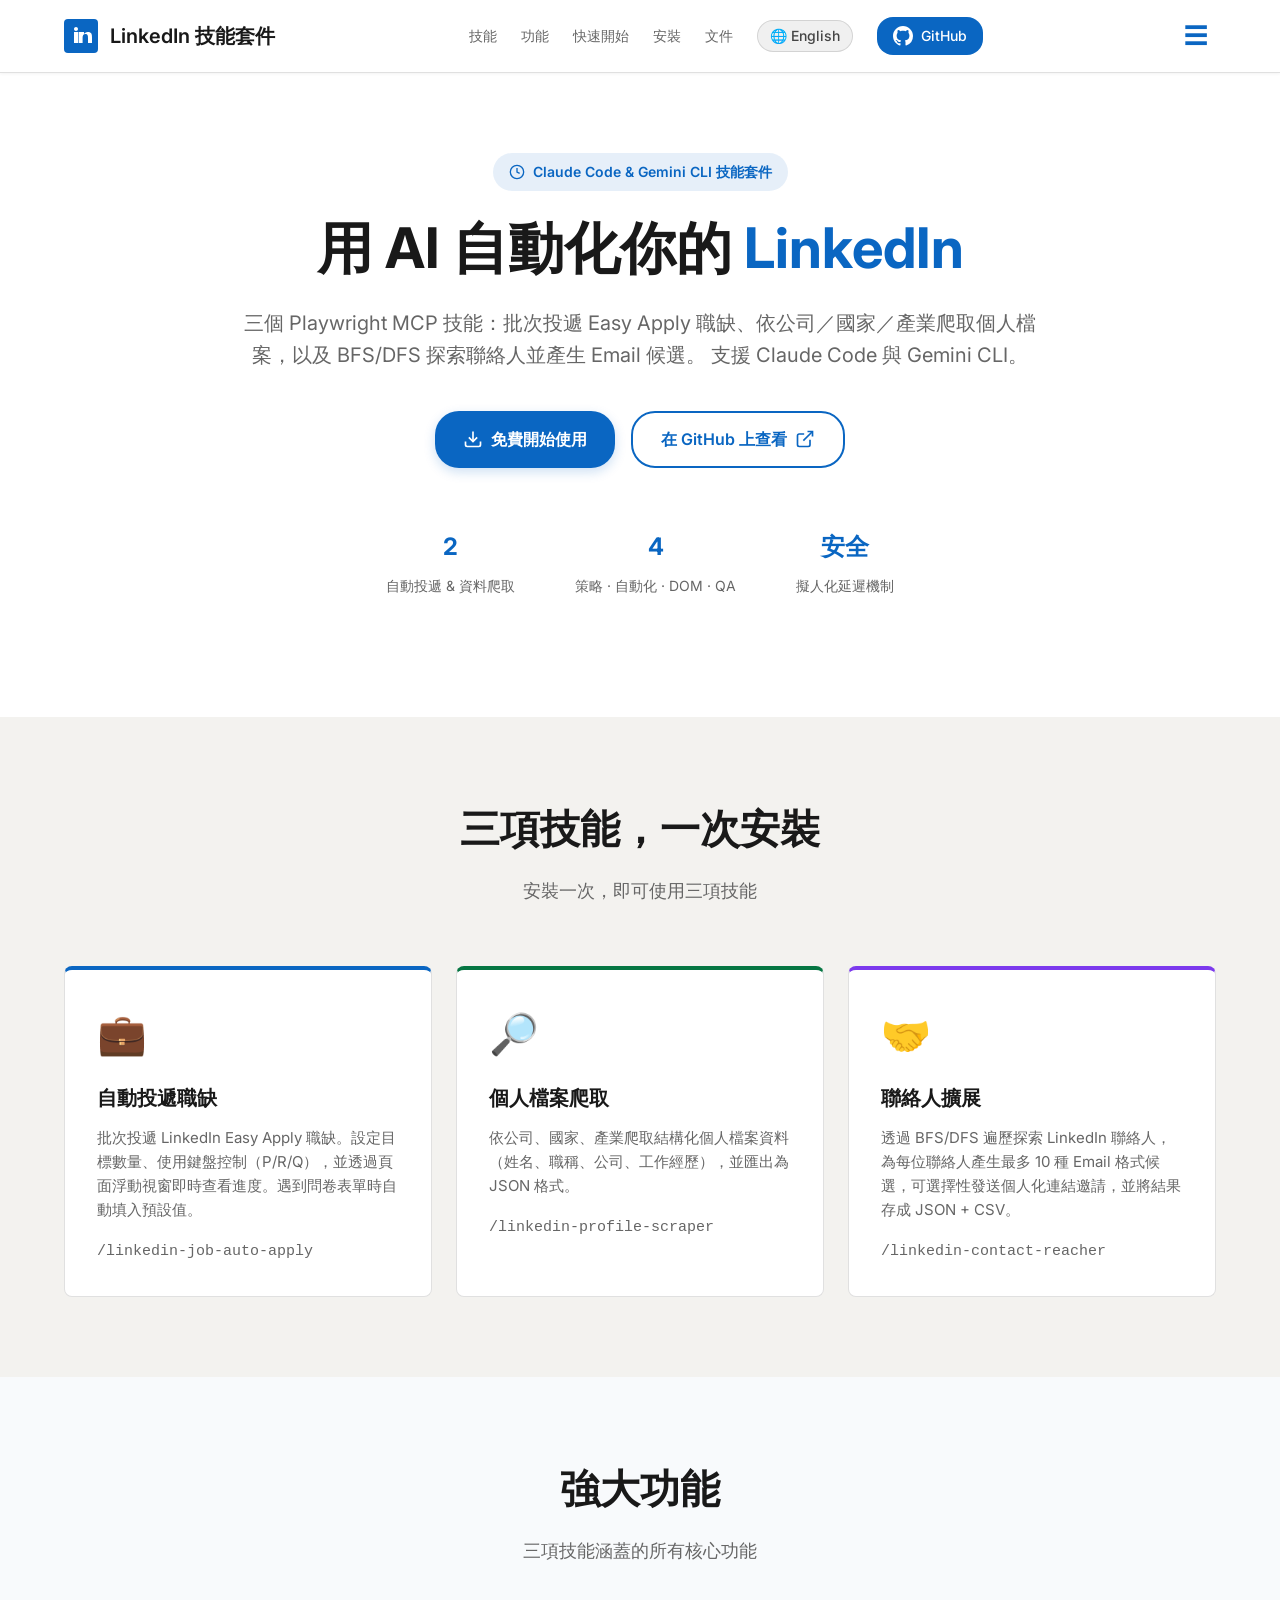
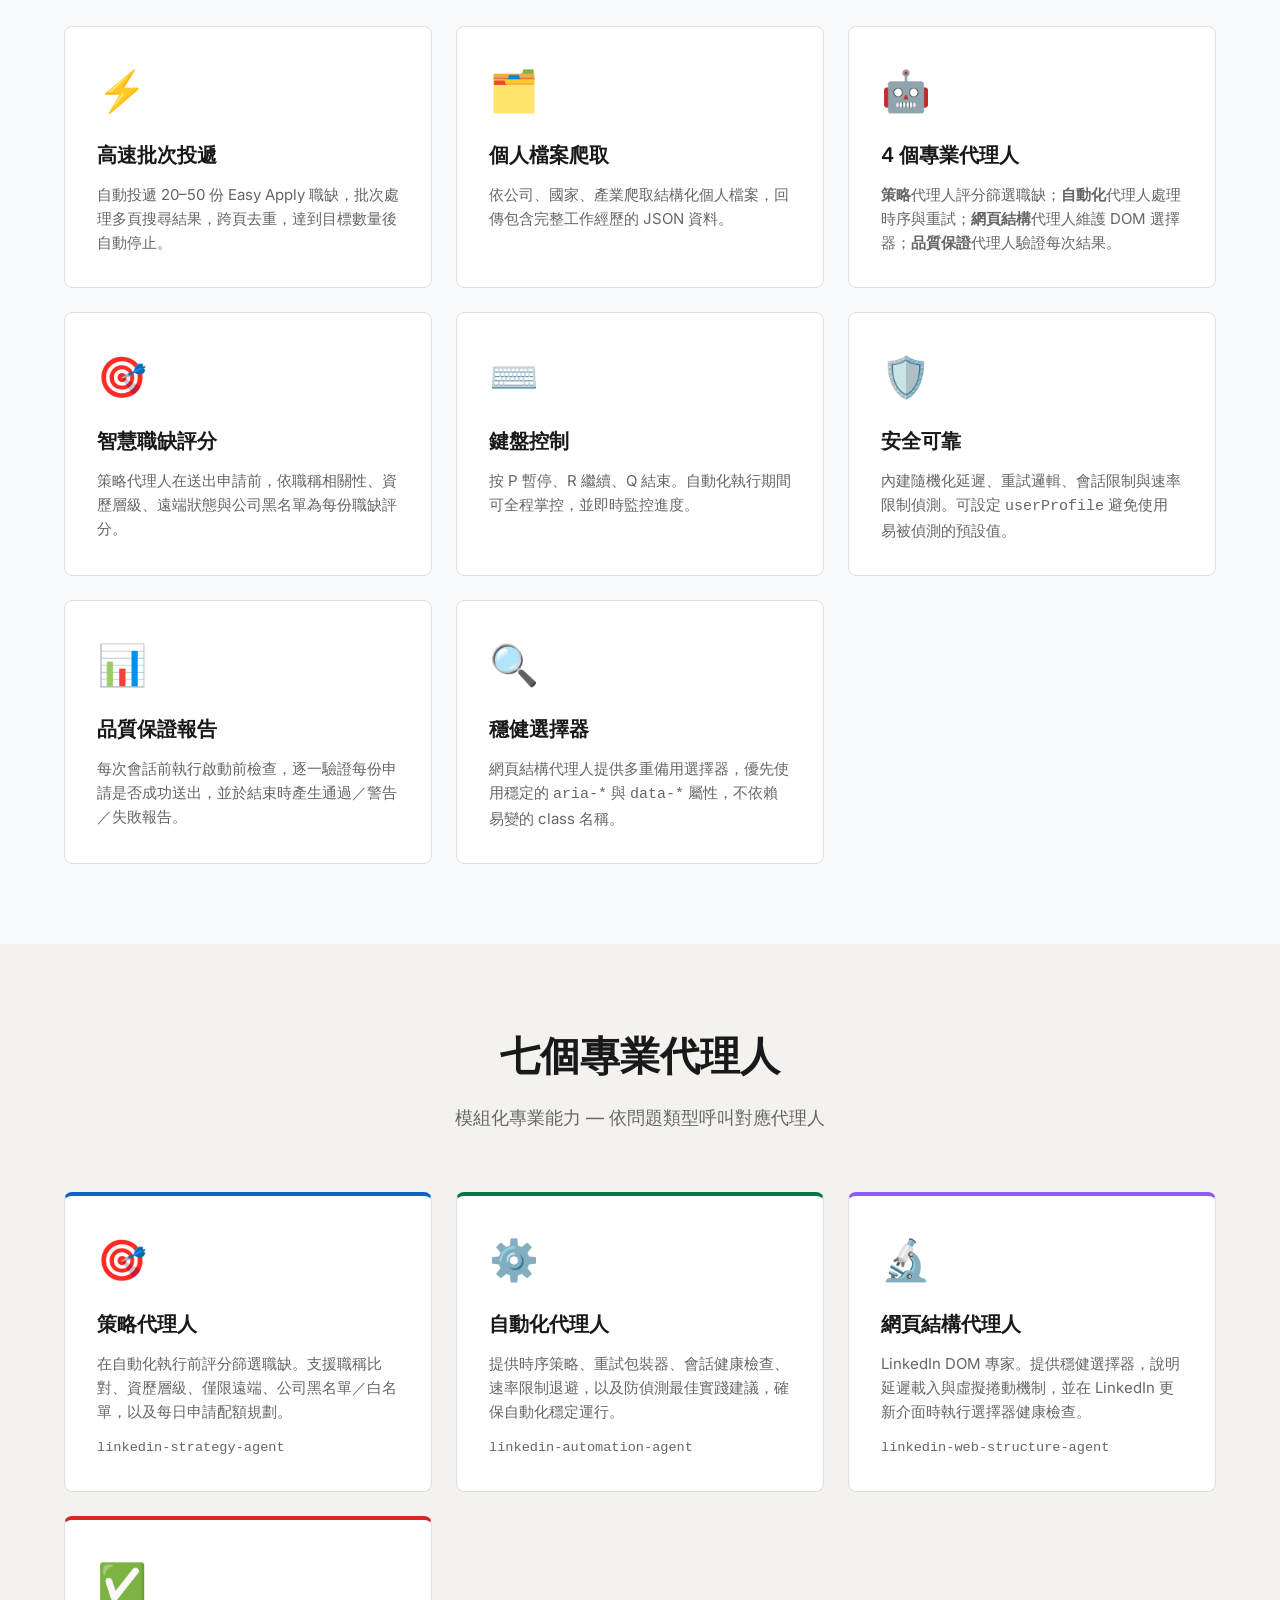
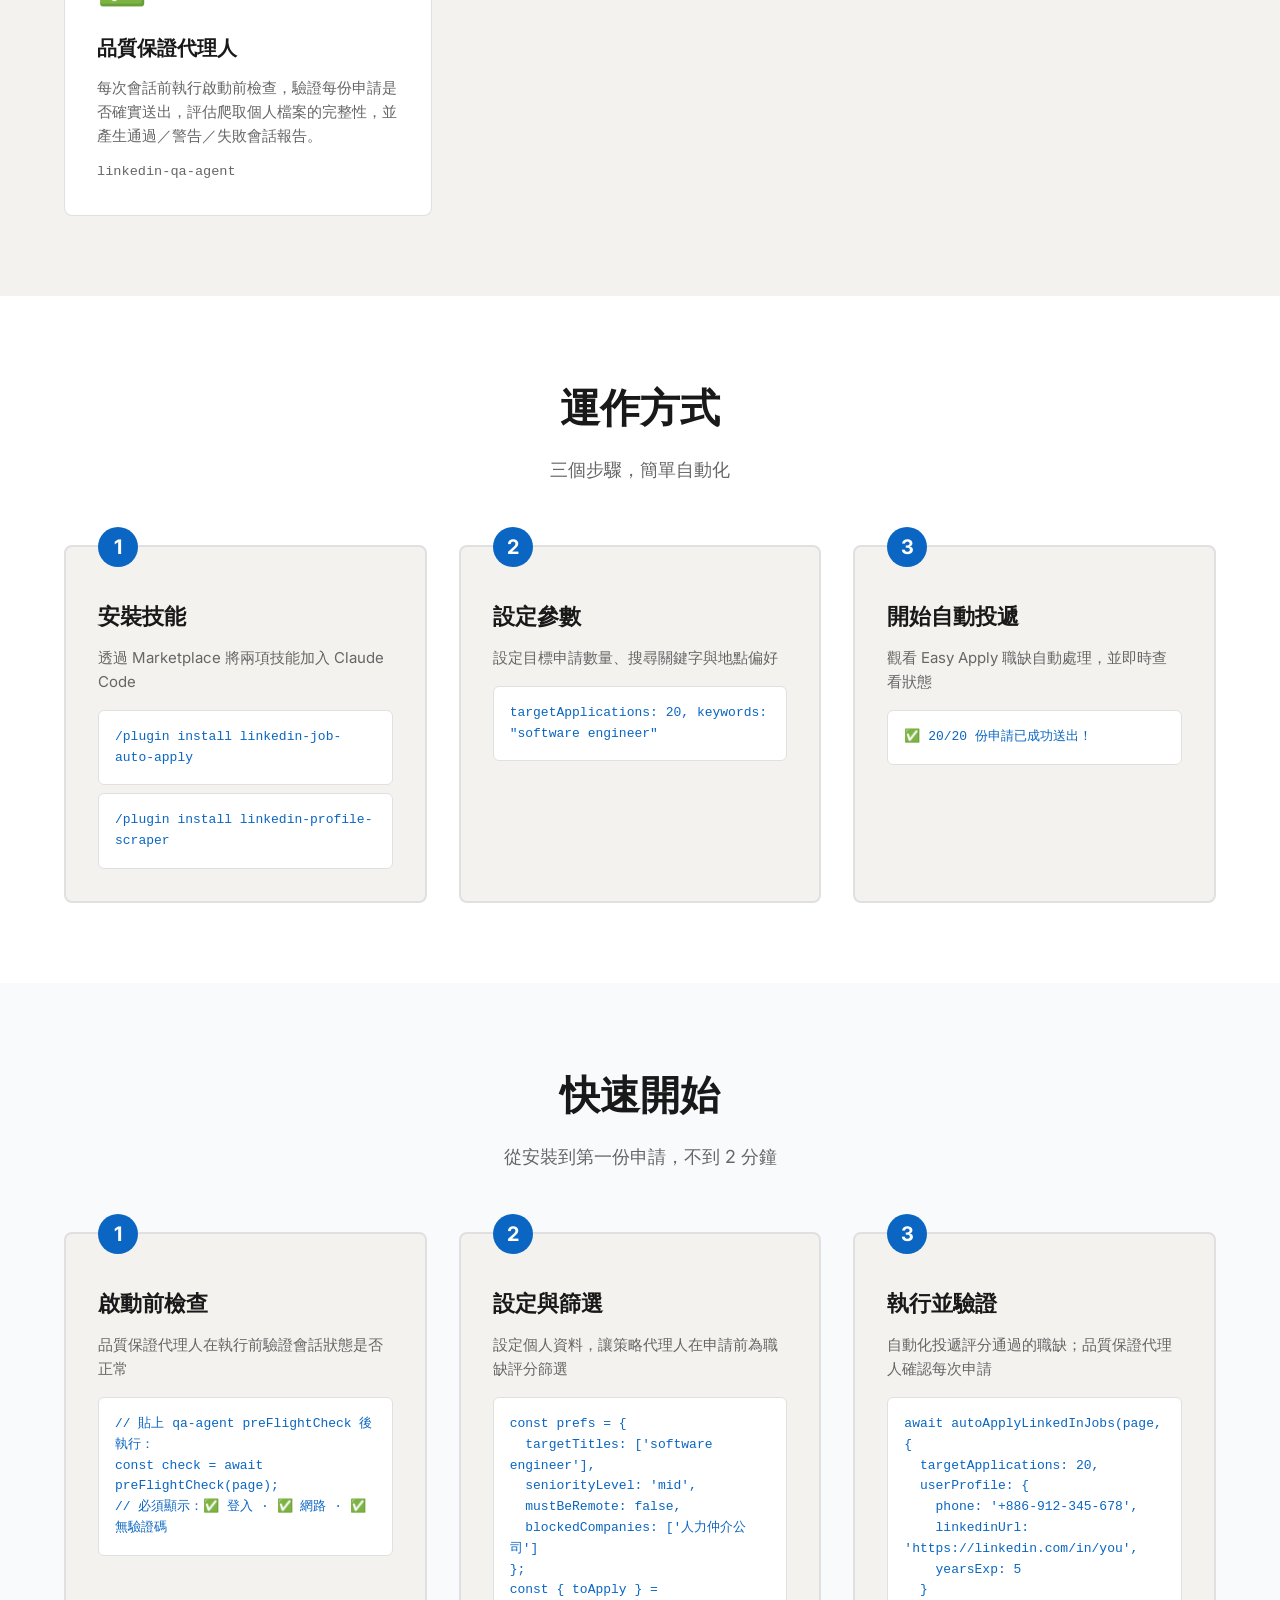
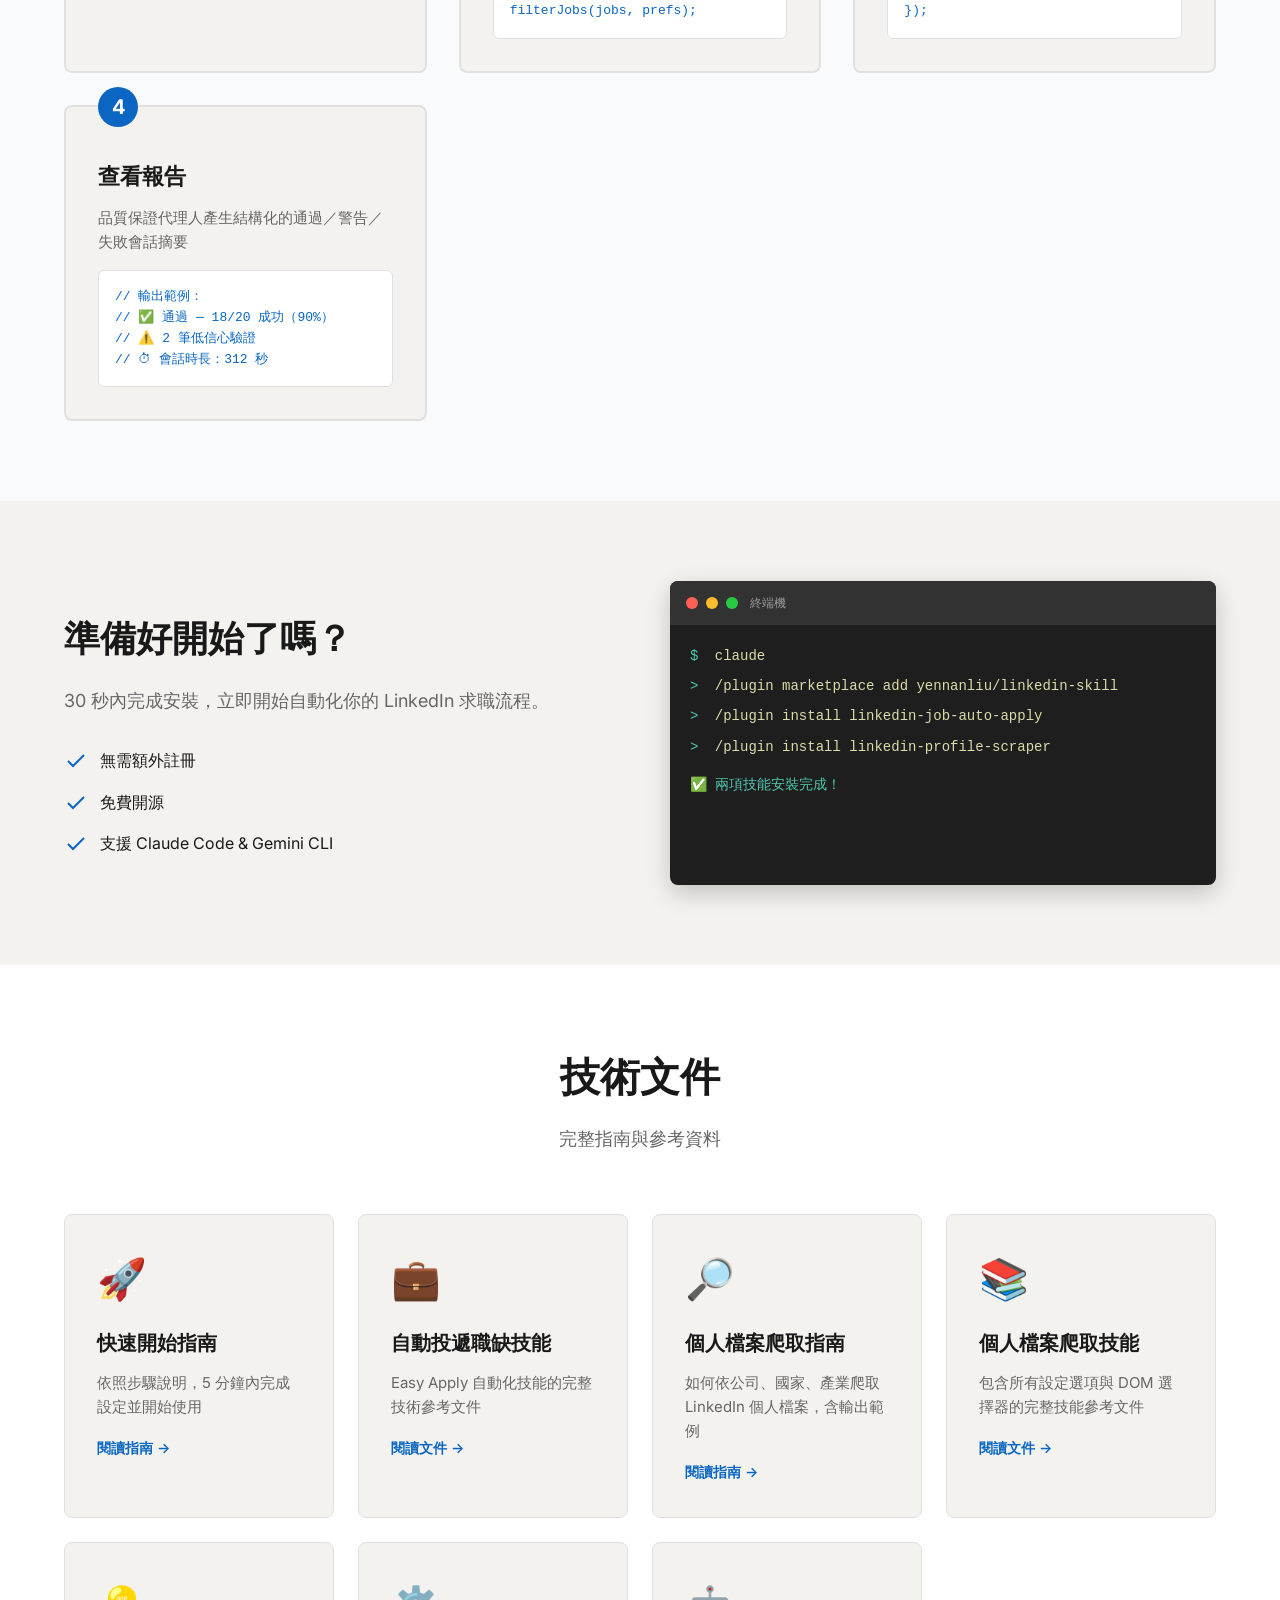
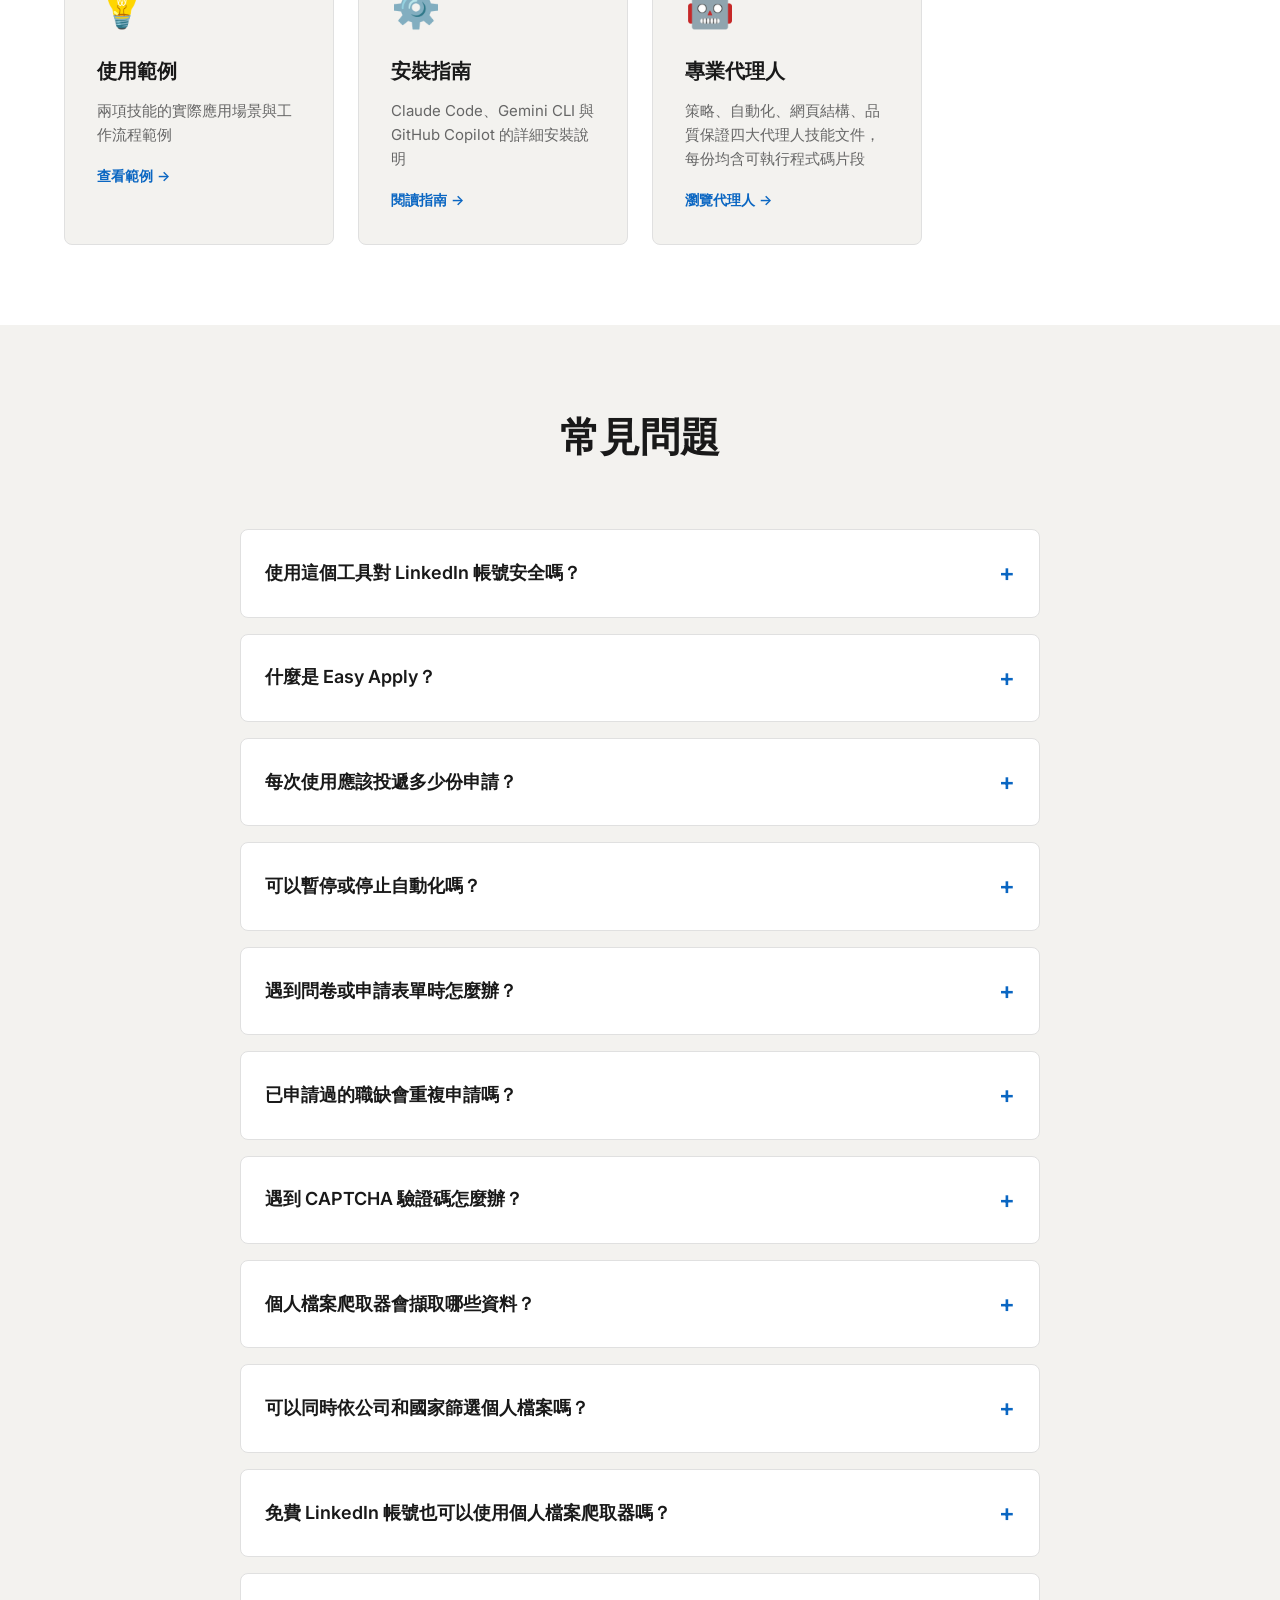
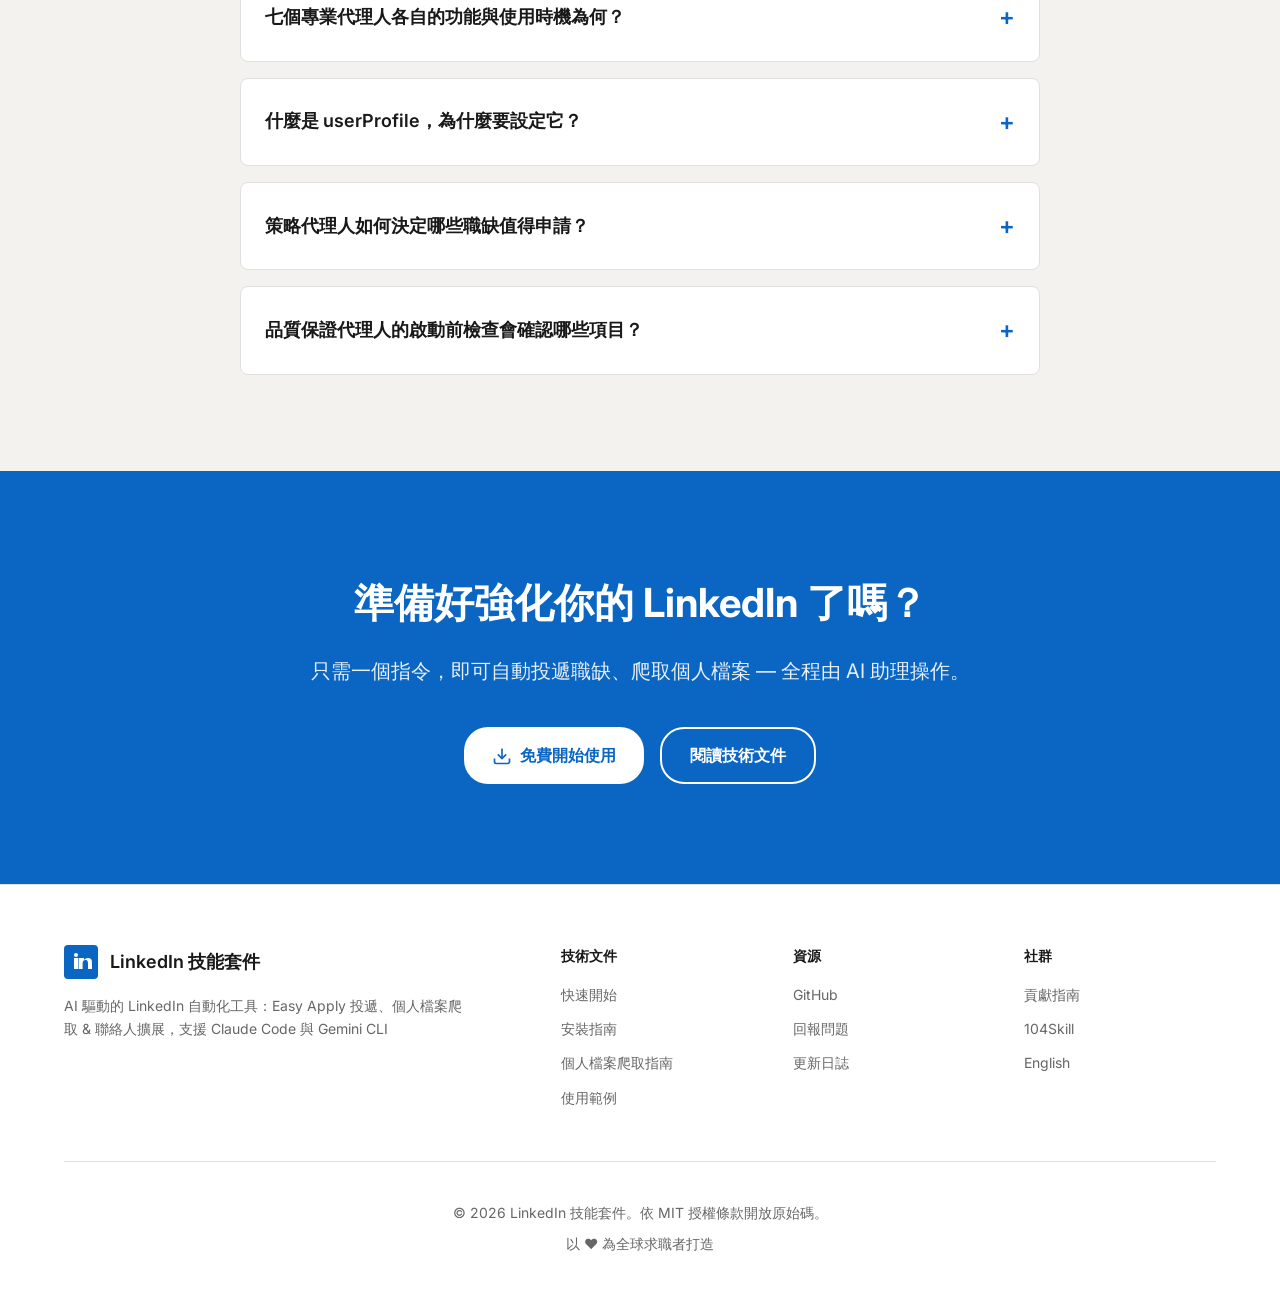
<file: docs/index-zh-TW.html>
<!DOCTYPE html>
<html lang="zh-TW">
<head>
    <meta charset="UTF-8">
    <meta name="viewport" content="width=device-width, initial-scale=1.0">
    <meta name="description" content="使用 Claude Code AI 自動化 LinkedIn 職缺申請與個人檔案爬取 — Playwright MCP 技能套件">
    <title>LinkedIn 技能套件 | Claude Code &amp; Gemini CLI</title>
    <link rel="stylesheet" href="styles.css">
    <link rel="preconnect" href="https://fonts.googleapis.com">
    <link rel="preconnect" href="https://fonts.gstatic.com" crossorigin>
    <link href="https://fonts.googleapis.com/css2?family=Inter:wght@300;400;500;600;700&display=swap" rel="stylesheet">
    <style>
        .lang-switcher {
            display: inline-flex;
            align-items: center;
            gap: 6px;
            background: rgba(255,255,255,0.15);
            border: 1px solid rgba(255,255,255,0.3);
            border-radius: 20px;
            padding: 4px 12px;
            font-size: 13px;
            font-weight: 500;
            text-decoration: none;
            color: white;
            transition: background 0.2s;
        }
        .lang-switcher:hover { background: rgba(255,255,255,0.25); color: white; }
        .navbar .lang-switcher { color: #444; background: rgba(0,0,0,0.06); border-color: rgba(0,0,0,0.12); }
        .navbar .lang-switcher:hover { background: rgba(0,0,0,0.1); }
    </style>
</head>
<body>
    <!-- Navigation -->
    <nav class="navbar">
        <div class="container">
            <div class="nav-content">
                <div class="logo">
                    <svg width="34" height="34" viewBox="0 0 34 34" fill="none" xmlns="http://www.w3.org/2000/svg">
                        <rect width="34" height="34" rx="4" fill="#0A66C2"/>
                        <path d="M10 13H14V24H10V13ZM12 8C13.1 8 14 8.9 14 10C14 11.1 13.1 12 12 12C10.9 12 10 11.1 10 10C10 8.9 10.9 8 12 8Z" fill="white"/>
                        <path d="M16 13H20V15H20.1C20.6 14.1 21.9 13 23.8 13C27.7 13 28 15.5 28 18.4V24H24V19.2C24 17.4 24 15.1 21.5 15.1C19 15.1 18.6 17.1 18.6 19.1V24H14.6V13H16Z" fill="white"/>
                    </svg>
                    <span class="logo-text">LinkedIn 技能套件</span>
                </div>
                <div class="nav-links">
                    <a href="#skills">技能</a>
                    <a href="#features">功能</a>
                    <a href="#quickstart">快速開始</a>
                    <a href="#installation">安裝</a>
                    <a href="#docs">文件</a>
                    <a href="index.html" class="lang-switcher">🌐 English</a>
                    <a href="https://github.com/yennanliu/linkedin-skill" target="_blank" class="btn-github">
                        <svg width="20" height="20" viewBox="0 0 16 16" fill="currentColor">
                            <path d="M8 0C3.58 0 0 3.58 0 8c0 3.54 2.29 6.53 5.47 7.59.4.07.55-.17.55-.38 0-.19-.01-.82-.01-1.49-2.01.37-2.53-.49-2.69-.94-.09-.23-.48-.94-.82-1.13-.28-.15-.68-.52-.01-.53.63-.01 1.08.58 1.23.82.72 1.21 1.87.87 2.33.66.07-.52.28-.87.51-1.07-1.78-.2-3.64-.89-3.64-3.95 0-.87.31-1.59.82-2.15-.08-.2-.36-1.02.08-2.12 0 0 .67-.21 2.2.82.64-.18 1.32-.27 2-.27.68 0 1.36.09 2 .27 1.53-1.04 2.2-.82 2.2-.82.44 1.1.16 1.92.08 2.12.51.56.82 1.27.82 2.15 0 3.07-1.87 3.75-3.65 3.95.29.25.54.73.54 1.48 0 1.07-.01 1.93-.01 2.2 0 .21.15.46.55.38A8.013 8.013 0 0016 8c0-4.42-3.58-8-8-8z"/>
                        </svg>
                        GitHub
                    </a>
                </div>
            </div>
        </div>
    </nav>

    <!-- Hero Section -->
    <header class="hero">
        <div class="container">
            <div class="hero-content">
                <div class="hero-badge">
                    <svg width="16" height="16" viewBox="0 0 24 24" fill="none" stroke="currentColor" stroke-width="2">
                        <circle cx="12" cy="12" r="10"/>
                        <path d="M12 6v6l4 2"/>
                    </svg>
                    Claude Code &amp; Gemini CLI 技能套件
                </div>
                <h1 class="hero-title">
                    用 AI 自動化你的 <span class="linkedin-text">LinkedIn</span>
                </h1>
                <p class="hero-subtitle">
                    三個 Playwright MCP 技能：批次投遞 Easy Apply 職缺、依公司／國家／產業爬取個人檔案，以及 BFS/DFS 探索聯絡人並產生 Email 候選。
                    支援 Claude Code 與 Gemini CLI。
                </p>
                <div class="hero-buttons">
                    <a href="#installation" class="btn-primary">
                        <svg width="20" height="20" viewBox="0 0 24 24" fill="none" stroke="currentColor" stroke-width="2">
                            <path d="M21 15v4a2 2 0 0 1-2 2H5a2 2 0 0 1-2-2v-4"/>
                            <polyline points="7 10 12 15 17 10"/>
                            <line x1="12" y1="15" x2="12" y2="3"/>
                        </svg>
                        免費開始使用
                    </a>
                    <a href="https://github.com/yennanliu/linkedin-skill" target="_blank" class="btn-secondary">
                        在 GitHub 上查看
                        <svg width="20" height="20" viewBox="0 0 24 24" fill="none" stroke="currentColor" stroke-width="2">
                            <path d="M18 13v6a2 2 0 0 1-2 2H5a2 2 0 0 1-2-2V8a2 2 0 0 1 2-2h6"/>
                            <polyline points="15 3 21 3 21 9"/>
                            <line x1="10" y1="14" x2="21" y2="3"/>
                        </svg>
                    </a>
                </div>
                <div class="hero-stats">
                    <div class="stat-item">
                        <div class="stat-number">2 項技能</div>
                        <div class="stat-label">自動投遞 &amp; 資料爬取</div>
                    </div>
                    <div class="stat-item">
                        <div class="stat-number">4 個代理人</div>
                        <div class="stat-label">策略 · 自動化 · DOM · QA</div>
                    </div>
                    <div class="stat-item">
                        <div class="stat-number">安全</div>
                        <div class="stat-label">擬人化延遲機制</div>
                    </div>
                </div>
            </div>
        </div>
    </header>

    <!-- Skills Overview -->
    <section id="skills" class="features">
        <div class="container">
            <div class="section-header">
                <h2 class="section-title">三項技能，一次安裝</h2>
                <p class="section-subtitle">安裝一次，即可使用三項技能</p>
            </div>

            <div class="features-grid" style="grid-template-columns: repeat(auto-fit, minmax(340px, 1fr));">
                <div class="feature-card" style="border-top: 4px solid #0A66C2;">
                    <div class="feature-icon">💼</div>
                    <h3>自動投遞職缺</h3>
                    <p>批次投遞 LinkedIn Easy Apply 職缺。設定目標數量、使用鍵盤控制（P/R/Q），並透過頁面浮動視窗即時查看進度。遇到問卷表單時自動填入預設值。</p>
                    <p style="margin-top:1rem;"><code>/linkedin-job-auto-apply</code></p>
                </div>

                <div class="feature-card" style="border-top: 4px solid #057642;">
                    <div class="feature-icon">🔎</div>
                    <h3>個人檔案爬取</h3>
                    <p>依公司、國家、產業爬取結構化個人檔案資料（姓名、職稱、公司、工作經歷），並匯出為 JSON 格式。</p>
                    <p style="margin-top:1rem;"><code>/linkedin-profile-scraper</code></p>
                </div>

                <div class="feature-card" style="border-top: 4px solid #7c3aed;">
                    <div class="feature-icon">🤝</div>
                    <h3>聯絡人擴展</h3>
                    <p>透過 BFS/DFS 遍歷探索 LinkedIn 聯絡人，為每位聯絡人產生最多 10 種 Email 格式候選，可選擇性發送個人化連結邀請，並將結果存成 JSON + CSV。</p>
                    <p style="margin-top:1rem;"><code>/linkedin-contact-reacher</code></p>
                </div>
            </div>
        </div>
    </section>

    <!-- Features Section -->
    <section id="features" class="features" style="background:#f8fafc;">
        <div class="container">
            <div class="section-header">
                <h2 class="section-title">強大功能</h2>
                <p class="section-subtitle">三項技能涵蓋的所有核心功能</p>
            </div>

            <div class="features-grid">
                <div class="feature-card">
                    <div class="feature-icon">⚡</div>
                    <h3>高速批次投遞</h3>
                    <p>自動投遞 20–50 份 Easy Apply 職缺，批次處理多頁搜尋結果，跨頁去重，達到目標數量後自動停止。</p>
                </div>

                <div class="feature-card">
                    <div class="feature-icon">🗂️</div>
                    <h3>個人檔案爬取</h3>
                    <p>依公司、國家、產業爬取結構化個人檔案，回傳包含完整工作經歷的 JSON 資料。</p>
                </div>

                <div class="feature-card">
                    <div class="feature-icon">🤖</div>
                    <h3>4 個專業代理人</h3>
                    <p><strong>策略</strong>代理人評分篩選職缺；<strong>自動化</strong>代理人處理時序與重試；<strong>網頁結構</strong>代理人維護 DOM 選擇器；<strong>品質保證</strong>代理人驗證每次結果。</p>
                </div>

                <div class="feature-card">
                    <div class="feature-icon">🎯</div>
                    <h3>智慧職缺評分</h3>
                    <p>策略代理人在送出申請前，依職稱相關性、資歷層級、遠端狀態與公司黑名單為每份職缺評分。</p>
                </div>

                <div class="feature-card">
                    <div class="feature-icon">⌨️</div>
                    <h3>鍵盤控制</h3>
                    <p>按 P 暫停、R 繼續、Q 結束。自動化執行期間可全程掌控，並即時監控進度。</p>
                </div>

                <div class="feature-card">
                    <div class="feature-icon">🛡️</div>
                    <h3>安全可靠</h3>
                    <p>內建隨機化延遲、重試邏輯、會話限制與速率限制偵測。可設定 <code>userProfile</code> 避免使用易被偵測的預設值。</p>
                </div>

                <div class="feature-card">
                    <div class="feature-icon">📊</div>
                    <h3>品質保證報告</h3>
                    <p>每次會話前執行啟動前檢查，逐一驗證每份申請是否成功送出，並於結束時產生通過／警告／失敗報告。</p>
                </div>

                <div class="feature-card">
                    <div class="feature-icon">🔍</div>
                    <h3>穩健選擇器</h3>
                    <p>網頁結構代理人提供多重備用選擇器，優先使用穩定的 <code>aria-*</code> 與 <code>data-*</code> 屬性，不依賴易變的 class 名稱。</p>
                </div>
            </div>
        </div>
    </section>

    <!-- Agents Section -->
    <section id="agents" class="features">
        <div class="container">
            <div class="section-header">
                <h2 class="section-title">七個專業代理人</h2>
                <p class="section-subtitle">模組化專業能力 — 依問題類型呼叫對應代理人</p>
            </div>

            <div class="features-grid" style="grid-template-columns: repeat(auto-fit, minmax(280px, 1fr));">
                <div class="feature-card" style="border-top: 4px solid #0A66C2;">
                    <div class="feature-icon">🎯</div>
                    <h3>策略代理人</h3>
                    <p>在自動化執行前評分篩選職缺。支援職稱比對、資歷層級、僅限遠端、公司黑名單／白名單，以及每日申請配額規劃。</p>
                    <p style="margin-top:0.75rem;font-size:0.85rem;color:#666;"><code>linkedin-strategy-agent</code></p>
                </div>

                <div class="feature-card" style="border-top: 4px solid #057642;">
                    <div class="feature-icon">⚙️</div>
                    <h3>自動化代理人</h3>
                    <p>提供時序策略、重試包裝器、會話健康檢查、速率限制退避，以及防偵測最佳實踐建議，確保自動化穩定運行。</p>
                    <p style="margin-top:0.75rem;font-size:0.85rem;color:#666;"><code>linkedin-automation-agent</code></p>
                </div>

                <div class="feature-card" style="border-top: 4px solid #8B5CF6;">
                    <div class="feature-icon">🔬</div>
                    <h3>網頁結構代理人</h3>
                    <p>LinkedIn DOM 專家。提供穩健選擇器，說明延遲載入與虛擬捲動機制，並在 LinkedIn 更新介面時執行選擇器健康檢查。</p>
                    <p style="margin-top:0.75rem;font-size:0.85rem;color:#666;"><code>linkedin-web-structure-agent</code></p>
                </div>

                <div class="feature-card" style="border-top: 4px solid #DC2626;">
                    <div class="feature-icon">✅</div>
                    <h3>品質保證代理人</h3>
                    <p>每次會話前執行啟動前檢查，驗證每份申請是否確實送出，評估爬取個人檔案的完整性，並產生通過／警告／失敗會話報告。</p>
                    <p style="margin-top:0.75rem;font-size:0.85rem;color:#666;"><code>linkedin-qa-agent</code></p>
                </div>
            </div>
        </div>
    </section>

    <!-- How It Works -->
    <section id="how-it-works" class="how-it-works">
        <div class="container">
            <div class="section-header">
                <h2 class="section-title">運作方式</h2>
                <p class="section-subtitle">三個步驟，簡單自動化</p>
            </div>

            <div class="steps">
                <div class="step-card">
                    <div class="step-number">1</div>
                    <div class="step-content">
                        <h3>安裝技能</h3>
                        <p>透過 Marketplace 將兩項技能加入 Claude Code</p>
                        <div class="code-snippet">
                            <code>/plugin install linkedin-job-auto-apply</code>
                        </div>
                        <div class="code-snippet" style="margin-top:0.5rem;">
                            <code>/plugin install linkedin-profile-scraper</code>
                        </div>
                    </div>
                </div>

                <div class="step-card">
                    <div class="step-number">2</div>
                    <div class="step-content">
                        <h3>設定參數</h3>
                        <p>設定目標申請數量、搜尋關鍵字與地點偏好</p>
                        <div class="code-snippet">
                            <code>targetApplications: 20, keywords: "software engineer"</code>
                        </div>
                    </div>
                </div>

                <div class="step-card">
                    <div class="step-number">3</div>
                    <div class="step-content">
                        <h3>開始自動投遞</h3>
                        <p>觀看 Easy Apply 職缺自動處理，並即時查看狀態</p>
                        <div class="code-snippet">
                            <code>✅ 20/20 份申請已成功送出！</code>
                        </div>
                    </div>
                </div>
            </div>
        </div>
    </section>

    <!-- Quick Start Section -->
    <section id="quickstart" class="how-it-works" style="background:#f8fafc;">
        <div class="container">
            <div class="section-header">
                <h2 class="section-title">快速開始</h2>
                <p class="section-subtitle">從安裝到第一份申請，不到 2 分鐘</p>
            </div>

            <div class="steps">
                <div class="step-card">
                    <div class="step-number">1</div>
                    <div class="step-content">
                        <h3>啟動前檢查</h3>
                        <p>品質保證代理人在執行前驗證會話狀態是否正常</p>
                        <div class="code-snippet">
                            <code>// 貼上 qa-agent preFlightCheck 後執行：<br>const check = await preFlightCheck(page);<br>// 必須顯示：✅ 登入 · ✅ 網路 · ✅ 無驗證碼</code>
                        </div>
                    </div>
                </div>

                <div class="step-card">
                    <div class="step-number">2</div>
                    <div class="step-content">
                        <h3>設定與篩選</h3>
                        <p>設定個人資料，讓策略代理人在申請前為職缺評分篩選</p>
                        <div class="code-snippet">
                            <code>const prefs = {<br>&nbsp;&nbsp;targetTitles: ['software engineer'],<br>&nbsp;&nbsp;seniorityLevel: 'mid',<br>&nbsp;&nbsp;mustBeRemote: false,<br>&nbsp;&nbsp;blockedCompanies: ['人力仲介公司']<br>};<br>const { toApply } = filterJobs(jobs, prefs);</code>
                        </div>
                    </div>
                </div>

                <div class="step-card">
                    <div class="step-number">3</div>
                    <div class="step-content">
                        <h3>執行並驗證</h3>
                        <p>自動化投遞評分通過的職缺；品質保證代理人確認每次申請</p>
                        <div class="code-snippet">
                            <code>await autoApplyLinkedInJobs(page, {<br>&nbsp;&nbsp;targetApplications: 20,<br>&nbsp;&nbsp;userProfile: {<br>&nbsp;&nbsp;&nbsp;&nbsp;phone: '+886-912-345-678',<br>&nbsp;&nbsp;&nbsp;&nbsp;linkedinUrl: 'https://linkedin.com/in/you',<br>&nbsp;&nbsp;&nbsp;&nbsp;yearsExp: 5<br>&nbsp;&nbsp;}<br>});</code>
                        </div>
                    </div>
                </div>

                <div class="step-card">
                    <div class="step-number">4</div>
                    <div class="step-content">
                        <h3>查看報告</h3>
                        <p>品質保證代理人產生結構化的通過／警告／失敗會話摘要</p>
                        <div class="code-snippet">
                            <code>// 輸出範例：<br>// ✅ 通過 — 18/20 成功（90%）<br>// ⚠️  2 筆低信心驗證<br>// ⏱  會話時長：312 秒</code>
                        </div>
                    </div>
                </div>
            </div>
        </div>
    </section>

    <!-- Installation Section -->
    <section id="installation" class="installation">
        <div class="container">
            <div class="install-grid">
                <div class="install-info">
                    <h2>準備好開始了嗎？</h2>
                    <p class="install-description">
                        30 秒內完成安裝，立即開始自動化你的 LinkedIn 求職流程。
                    </p>
                    <div class="install-benefits">
                        <div class="benefit-item">
                            <svg width="24" height="24" viewBox="0 0 24 24" fill="none" stroke="#0A66C2" stroke-width="2">
                                <polyline points="20 6 9 17 4 12"/>
                            </svg>
                            <span>無需額外註冊</span>
                        </div>
                        <div class="benefit-item">
                            <svg width="24" height="24" viewBox="0 0 24 24" fill="none" stroke="#0A66C2" stroke-width="2">
                                <polyline points="20 6 9 17 4 12"/>
                            </svg>
                            <span>免費開源</span>
                        </div>
                        <div class="benefit-item">
                            <svg width="24" height="24" viewBox="0 0 24 24" fill="none" stroke="#0A66C2" stroke-width="2">
                                <polyline points="20 6 9 17 4 12"/>
                            </svg>
                            <span>支援 Claude Code &amp; Gemini CLI</span>
                        </div>
                    </div>
                </div>
                <div class="install-terminal">
                    <div class="terminal">
                        <div class="terminal-header">
                            <div class="terminal-dots">
                                <span class="dot red"></span>
                                <span class="dot yellow"></span>
                                <span class="dot green"></span>
                            </div>
                            <span class="terminal-title">終端機</span>
                        </div>
                        <div class="terminal-body">
                            <div class="terminal-line">
                                <span class="prompt">$</span>
                                <span class="command">claude</span>
                            </div>
                            <div class="terminal-line">
                                <span class="prompt">&gt;</span>
                                <span class="command">/plugin marketplace add yennanliu/linkedin-skill</span>
                            </div>
                            <div class="terminal-line">
                                <span class="prompt">&gt;</span>
                                <span class="command">/plugin install linkedin-job-auto-apply</span>
                            </div>
                            <div class="terminal-line">
                                <span class="prompt">&gt;</span>
                                <span class="command">/plugin install linkedin-profile-scraper</span>
                            </div>
                            <div class="terminal-line success">
                                <span>✅ 兩項技能安裝完成！</span>
                            </div>
                            <div class="terminal-line">
                                <span class="prompt">&gt;</span>
                                <span class="command">/linkedin-job-auto-apply</span>
                            </div>
                            <div class="terminal-line">
                                <span class="prompt">&gt;</span>
                                <span class="command">/linkedin-profile-scraper</span>
                            </div>
                        </div>
                    </div>
                </div>
            </div>
        </div>
    </section>

    <!-- Documentation -->
    <section id="docs" class="docs">
        <div class="container">
            <div class="section-header">
                <h2 class="section-title">技術文件</h2>
                <p class="section-subtitle">完整指南與參考資料</p>
            </div>

            <div class="docs-grid">
                <a href="https://github.com/yennanliu/linkedin-skill/blob/main/QUICKSTART.md" class="doc-card" target="_blank">
                    <div class="doc-icon">🚀</div>
                    <h3>快速開始指南</h3>
                    <p>依照步驟說明，5 分鐘內完成設定並開始使用</p>
                    <span class="doc-link">閱讀指南 →</span>
                </a>

                <a href="https://github.com/yennanliu/linkedin-skill/blob/main/skills/linkedin-job-auto-apply/SKILL.md" class="doc-card" target="_blank">
                    <div class="doc-icon">💼</div>
                    <h3>自動投遞職缺技能</h3>
                    <p>Easy Apply 自動化技能的完整技術參考文件</p>
                    <span class="doc-link">閱讀文件 →</span>
                </a>

                <a href="https://github.com/yennanliu/linkedin-skill/blob/main/PROFILE_SCRAPER.md" class="doc-card" target="_blank">
                    <div class="doc-icon">🔎</div>
                    <h3>個人檔案爬取指南</h3>
                    <p>如何依公司、國家、產業爬取 LinkedIn 個人檔案，含輸出範例</p>
                    <span class="doc-link">閱讀指南 →</span>
                </a>

                <a href="https://github.com/yennanliu/linkedin-skill/blob/main/skills/linkedin-profile-scraper/SKILL.md" class="doc-card" target="_blank">
                    <div class="doc-icon">📚</div>
                    <h3>個人檔案爬取技能</h3>
                    <p>包含所有設定選項與 DOM 選擇器的完整技能參考文件</p>
                    <span class="doc-link">閱讀文件 →</span>
                </a>

                <a href="https://github.com/yennanliu/linkedin-skill/blob/main/USAGE_EXAMPLES.md" class="doc-card" target="_blank">
                    <div class="doc-icon">💡</div>
                    <h3>使用範例</h3>
                    <p>兩項技能的實際應用場景與工作流程範例</p>
                    <span class="doc-link">查看範例 →</span>
                </a>

                <a href="https://github.com/yennanliu/linkedin-skill/blob/main/INSTALLATION.md" class="doc-card" target="_blank">
                    <div class="doc-icon">⚙️</div>
                    <h3>安裝指南</h3>
                    <p>Claude Code、Gemini CLI 與 GitHub Copilot 的詳細安裝說明</p>
                    <span class="doc-link">閱讀指南 →</span>
                </a>

                <a href="https://github.com/yennanliu/linkedin-skill/tree/main/skills/agents" class="doc-card" target="_blank">
                    <div class="doc-icon">🤖</div>
                    <h3>專業代理人</h3>
                    <p>策略、自動化、網頁結構、品質保證四大代理人技能文件，每份均含可執行程式碼片段</p>
                    <span class="doc-link">瀏覽代理人 →</span>
                </a>
            </div>
        </div>
    </section>

    <!-- FAQ -->
    <section class="faq">
        <div class="container">
            <div class="section-header">
                <h2 class="section-title">常見問題</h2>
            </div>

            <div class="faq-list">
                <details class="faq-item">
                    <summary>使用這個工具對 LinkedIn 帳號安全嗎？</summary>
                    <p>是的，自動化工具內建擬人化延遲（2–4 秒）、速率限制與錯誤處理等安全機制。但請負責任地使用，避免過度自動化操作。LinkedIn 可能會偵測到異常活動。</p>
                </details>

                <details class="faq-item">
                    <summary>什麼是 Easy Apply？</summary>
                    <p>Easy Apply 是 LinkedIn 的一鍵申請功能。本技能專注於 Easy Apply 職缺，因為流程簡單快速。需要附上求職信或填寫評估測驗的複雜申請會自動略過。</p>
                </details>

                <details class="faq-item">
                    <summary>每次使用應該投遞多少份申請？</summary>
                    <p>建議每次使用投遞 20–50 份。質量比數量更重要。每次使用之間請間隔數小時，以避免速率限制。</p>
                </details>

                <details class="faq-item">
                    <summary>可以暫停或停止自動化嗎？</summary>
                    <p>可以！使用鍵盤控制：按 P 暫停、R 繼續、Q 優雅結束。頁面上的狀態視窗會顯示目前的進度。</p>
                </details>

                <details class="faq-item">
                    <summary>遇到問卷或申請表單時怎麼辦？</summary>
                    <p>系統會自動以合理預設值填寫表單欄位（例如電話填入示範號碼、年資填入 3 年、下拉選單選擇第一個選項），然後繼續申請流程，不會跳過該職缺。</p>
                </details>

                <details class="faq-item">
                    <summary>已申請過的職缺會重複申請嗎？</summary>
                    <p>不會。自動化工具會自動偵測並略過已申請的職缺，節省時間並避免重複申請。</p>
                </details>

                <details class="faq-item">
                    <summary>遇到 CAPTCHA 驗證碼怎麼辦？</summary>
                    <p>如果 LinkedIn 顯示驗證碼，您需要手動完成驗證。這通常發生在 LinkedIn 偵測到異常活動時。請等待數小時後再重試。</p>
                </details>

                <details class="faq-item">
                    <summary>個人檔案爬取器會擷取哪些資料？</summary>
                    <p>爬取器會擷取：全名、職業標題、所在地、目前公司、目前職稱、產業類別，以及完整工作經歷（每段經歷的職稱、公司、任職期間、地點）。結果以 JSON 陣列回傳。</p>
                </details>

                <details class="faq-item">
                    <summary>可以同時依公司和國家篩選個人檔案嗎？</summary>
                    <p>可以 — 所有篩選條件（公司、國家、產業、關鍵字）皆可組合使用。只有符合所有指定條件的個人檔案才會被回傳。</p>
                </details>

                <details class="faq-item">
                    <summary>免費 LinkedIn 帳號也可以使用個人檔案爬取器嗎？</summary>
                    <p>可以，但免費帳號的人才搜尋結果有限（通常每月最多 100 筆）。LinkedIn 高級會員或 Sales Navigator 可大幅提升搜尋上限。</p>
                </details>

                <details class="faq-item">
                    <summary>七個專業代理人各自的功能與使用時機為何？</summary>
                    <p>七個代理人分別支援三項技能：<strong>策略代理人</strong>在申請前評分篩選職缺；<strong>自動化代理人</strong>提供時序、重試與防偵測建議；<strong>網頁結構代理人</strong>在 LinkedIn 更新介面時提供最新選擇器；<strong>品質保證代理人</strong>執行啟動前檢查並驗證結果；<strong>聯絡人探索代理人</strong>規劃 BFS/DFS 策略；<strong>外展代理人</strong>提供邀請訊息模板與速率建議；<strong>Email 產生代理人</strong>處理各種格式與網域推斷。依問題類型呼叫對應代理人即可。</p>
                </details>

                <details class="faq-item">
                    <summary>什麼是 userProfile，為什麼要設定它？</summary>
                    <p><code>userProfile</code> 是傳入 <code>autoApplyLinkedInJobs</code> 的設定物件，包含您的真實電話、LinkedIn 網址、城市、郵遞區號和年資。若未設定，系統會填入 <code>0000000000</code> 等明顯的預設值，可能被 LinkedIn 的詐欺偵測系統標記。填入真實資料可讓申請看起來更自然。</p>
                </details>

                <details class="faq-item">
                    <summary>策略代理人如何決定哪些職缺值得申請？</summary>
                    <p>它以 0–100 分為每份職缺評分：職稱關鍵字比對（0–40 分）、資歷層級比對（0–30 分）、遠端狀態（0–20 分）。低於 <code>minScore</code>（預設 50）的職缺會被略過。您也可以設定 <code>blockedCompanies</code> 黑名單強制略過，或設定 <code>allowedCompanies</code> 白名單僅申請特定公司。</p>
                </details>

                <details class="faq-item">
                    <summary>品質保證代理人的啟動前檢查會確認哪些項目？</summary>
                    <p>執行前會確認四個項目：（1）LinkedIn 會話為有效登入狀態（非登入或檢查點頁面）；（2）網路連線穩定；（3）頁面未顯示驗證碼；（4）未出現速率限制訊息。任一項目未通過，應中止本次會話。</p>
                </details>
            </div>
        </div>
    </section>

    <!-- CTA -->
    <section class="cta">
        <div class="container">
            <div class="cta-content">
                <h2>準備好強化你的 LinkedIn 了嗎？</h2>
                <p>只需一個指令，即可自動投遞職缺、爬取個人檔案 — 全程由 AI 助理操作。</p>
                <div class="cta-buttons">
                    <a href="https://github.com/yennanliu/linkedin-skill" class="btn-primary-white" target="_blank">
                        <svg width="20" height="20" viewBox="0 0 24 24" fill="none" stroke="currentColor" stroke-width="2">
                            <path d="M21 15v4a2 2 0 0 1-2 2H5a2 2 0 0 1-2-2v-4"/>
                            <polyline points="7 10 12 15 17 10"/>
                            <line x1="12" y1="15" x2="12" y2="3"/>
                        </svg>
                        免費開始使用
                    </a>
                    <a href="https://github.com/yennanliu/linkedin-skill/blob/main/QUICKSTART.md" class="btn-secondary-white" target="_blank">
                        閱讀技術文件
                    </a>
                </div>
            </div>
        </div>
    </section>

    <!-- Footer -->
    <footer class="footer">
        <div class="container">
            <div class="footer-content">
                <div class="footer-brand">
                    <div class="footer-logo">
                        <svg width="34" height="34" viewBox="0 0 34 34" fill="none" xmlns="http://www.w3.org/2000/svg">
                            <rect width="34" height="34" rx="4" fill="#0A66C2"/>
                            <path d="M10 13H14V24H10V13ZM12 8C13.1 8 14 8.9 14 10C14 11.1 13.1 12 12 12C10.9 12 10 11.1 10 10C10 8.9 10.9 8 12 8Z" fill="white"/>
                            <path d="M16 13H20V15H20.1C20.6 14.1 21.9 13 23.8 13C27.7 13 28 15.5 28 18.4V24H24V19.2C24 17.4 24 15.1 21.5 15.1C19 15.1 18.6 17.1 18.6 19.1V24H14.6V13H16Z" fill="white"/>
                        </svg>
                        <span>LinkedIn 技能套件</span>
                    </div>
                    <p class="footer-description">
                        AI 驅動的 LinkedIn 自動化工具：Easy Apply 投遞、個人檔案爬取 &amp; 聯絡人擴展，支援 Claude Code 與 Gemini CLI
                    </p>
                </div>
                <div class="footer-links">
                    <div class="footer-column">
                        <h4>技術文件</h4>
                        <a href="https://github.com/yennanliu/linkedin-skill/blob/main/QUICKSTART.md" target="_blank">快速開始</a>
                        <a href="https://github.com/yennanliu/linkedin-skill/blob/main/INSTALLATION.md" target="_blank">安裝指南</a>
                        <a href="https://github.com/yennanliu/linkedin-skill/blob/main/PROFILE_SCRAPER.md" target="_blank">個人檔案爬取指南</a>
                        <a href="https://github.com/yennanliu/linkedin-skill/blob/main/USAGE_EXAMPLES.md" target="_blank">使用範例</a>
                    </div>
                    <div class="footer-column">
                        <h4>資源</h4>
                        <a href="https://github.com/yennanliu/linkedin-skill" target="_blank">GitHub</a>
                        <a href="https://github.com/yennanliu/linkedin-skill/issues" target="_blank">回報問題</a>
                        <a href="https://github.com/yennanliu/linkedin-skill/blob/main/CHANGELOG.md" target="_blank">更新日誌</a>
                    </div>
                    <div class="footer-column">
                        <h4>社群</h4>
                        <a href="https://github.com/yennanliu/linkedin-skill/blob/main/CONTRIBUTING.md" target="_blank">貢獻指南</a>
                        <a href="https://github.com/yennanliu/104Skill" target="_blank">104Skill</a>
                        <a href="index.html">English</a>
                    </div>
                </div>
            </div>
            <div class="footer-bottom">
                <p>&copy; 2026 LinkedIn 技能套件。依 MIT 授權條款開放原始碼。</p>
                <p>以 ❤️ 為全球求職者打造</p>
            </div>
        </div>
    </footer>

    <script src="script.js"></script>
</body>
</html>
</file>
<file: docs/styles.css>
/* LinkedIn-inspired Design System */
:root {
    --linkedin-blue: #0A66C2;
    --linkedin-blue-hover: #004182;
    --linkedin-blue-light: #378FE9;
    --linkedin-bg: #F3F2EF;
    --linkedin-white: #FFFFFF;
    --linkedin-black: #000000;
    --linkedin-gray: #666666;
    --linkedin-gray-light: #E0E0E0;
    --linkedin-text: #191919;
    --linkedin-success: #057642;
}

* {
    margin: 0;
    padding: 0;
    box-sizing: border-box;
}

body {
    font-family: 'Inter', -apple-system, BlinkMacSystemFont, 'Segoe UI', Roboto, Oxygen, Ubuntu, sans-serif;
    color: var(--linkedin-text);
    background-color: var(--linkedin-bg);
    line-height: 1.6;
}

.container {
    max-width: 1200px;
    margin: 0 auto;
    padding: 0 24px;
}

/* Navigation */
.navbar {
    background: var(--linkedin-white);
    border-bottom: 1px solid var(--linkedin-gray-light);
    padding: 12px 0;
    position: sticky;
    top: 0;
    z-index: 1000;
    box-shadow: 0 1px 3px rgba(0,0,0,0.05);
}

.nav-content {
    display: flex;
    justify-content: space-between;
    align-items: center;
}

.logo {
    display: flex;
    align-items: center;
    gap: 12px;
    font-size: 20px;
    font-weight: 600;
    color: var(--linkedin-text);
    text-decoration: none;
}

.logo-text {
    color: var(--linkedin-text);
}

.nav-links {
    display: flex;
    align-items: center;
    gap: 24px;
}

.nav-links a {
    color: var(--linkedin-gray);
    text-decoration: none;
    font-size: 14px;
    font-weight: 500;
    transition: color 0.2s;
}

.nav-links a:hover {
    color: var(--linkedin-text);
}

.btn-github {
    display: flex;
    align-items: center;
    gap: 8px;
    padding: 8px 16px;
    background: var(--linkedin-blue);
    color: white !important;
    border-radius: 16px;
    font-weight: 600;
    transition: background 0.2s;
}

.btn-github:hover {
    background: var(--linkedin-blue-hover);
}

/* Hero Section */
.hero {
    background: var(--linkedin-white);
    padding: 80px 0 120px;
    text-align: center;
}

.hero-content {
    max-width: 800px;
    margin: 0 auto;
}

.hero-badge {
    display: inline-flex;
    align-items: center;
    gap: 8px;
    padding: 8px 16px;
    background: rgba(10, 102, 194, 0.1);
    color: var(--linkedin-blue);
    border-radius: 20px;
    font-size: 14px;
    font-weight: 600;
    margin-bottom: 24px;
}

.hero-title {
    font-size: 56px;
    font-weight: 700;
    line-height: 1.2;
    margin-bottom: 24px;
    color: var(--linkedin-text);
}

.linkedin-text {
    color: var(--linkedin-blue);
}

.hero-subtitle {
    font-size: 20px;
    color: var(--linkedin-gray);
    margin-bottom: 40px;
    line-height: 1.6;
}

.hero-buttons {
    display: flex;
    justify-content: center;
    gap: 16px;
    margin-bottom: 60px;
    flex-wrap: wrap;
}

.btn-primary {
    display: inline-flex;
    align-items: center;
    gap: 8px;
    padding: 14px 28px;
    background: var(--linkedin-blue);
    color: white;
    text-decoration: none;
    border-radius: 24px;
    font-weight: 600;
    font-size: 16px;
    transition: all 0.2s;
    box-shadow: 0 4px 12px rgba(10, 102, 194, 0.2);
}

.btn-primary:hover {
    background: var(--linkedin-blue-hover);
    transform: translateY(-2px);
    box-shadow: 0 6px 16px rgba(10, 102, 194, 0.3);
}

.btn-secondary {
    display: inline-flex;
    align-items: center;
    gap: 8px;
    padding: 14px 28px;
    background: transparent;
    color: var(--linkedin-blue);
    text-decoration: none;
    border: 2px solid var(--linkedin-blue);
    border-radius: 24px;
    font-weight: 600;
    font-size: 16px;
    transition: all 0.2s;
}

.btn-secondary:hover {
    background: rgba(10, 102, 194, 0.05);
    transform: translateY(-2px);
}

.hero-stats {
    display: flex;
    justify-content: center;
    gap: 60px;
    flex-wrap: wrap;
}

.stat-item {
    text-align: center;
}

.stat-number {
    font-size: 24px;
    font-weight: 700;
    color: var(--linkedin-blue);
    margin-bottom: 8px;
}

.stat-label {
    font-size: 14px;
    color: var(--linkedin-gray);
}

/* Features Section */
.features {
    padding: 80px 0;
    background: var(--linkedin-bg);
}

.section-header {
    text-align: center;
    margin-bottom: 60px;
}

.section-title {
    font-size: 40px;
    font-weight: 700;
    color: var(--linkedin-text);
    margin-bottom: 16px;
}

.section-subtitle {
    font-size: 18px;
    color: var(--linkedin-gray);
}

.features-grid {
    display: grid;
    grid-template-columns: repeat(auto-fit, minmax(320px, 1fr));
    gap: 24px;
}

.feature-card {
    background: var(--linkedin-white);
    padding: 32px;
    border-radius: 8px;
    border: 1px solid var(--linkedin-gray-light);
    transition: all 0.3s;
}

.feature-card:hover {
    box-shadow: 0 4px 12px rgba(0,0,0,0.08);
    transform: translateY(-4px);
    border-color: var(--linkedin-blue);
}

.feature-icon {
    font-size: 40px;
    margin-bottom: 16px;
}

.feature-card h3 {
    font-size: 20px;
    font-weight: 600;
    color: var(--linkedin-text);
    margin-bottom: 12px;
}

.feature-card p {
    font-size: 15px;
    color: var(--linkedin-gray);
    line-height: 1.6;
}

/* How It Works */
.how-it-works {
    padding: 80px 0;
    background: var(--linkedin-white);
}

.steps {
    display: grid;
    grid-template-columns: repeat(auto-fit, minmax(300px, 1fr));
    gap: 32px;
    margin-top: 60px;
}

.step-card {
    background: var(--linkedin-bg);
    padding: 32px;
    border-radius: 8px;
    border: 2px solid var(--linkedin-gray-light);
    position: relative;
}

.step-number {
    position: absolute;
    top: -20px;
    left: 32px;
    width: 40px;
    height: 40px;
    background: var(--linkedin-blue);
    color: white;
    border-radius: 50%;
    display: flex;
    align-items: center;
    justify-content: center;
    font-size: 20px;
    font-weight: 700;
}

.step-content {
    margin-top: 20px;
}

.step-content h3 {
    font-size: 22px;
    font-weight: 600;
    color: var(--linkedin-text);
    margin-bottom: 12px;
}

.step-content p {
    font-size: 15px;
    color: var(--linkedin-gray);
    margin-bottom: 16px;
}

.code-snippet {
    background: var(--linkedin-white);
    padding: 16px;
    border-radius: 6px;
    border: 1px solid var(--linkedin-gray-light);
    font-family: 'Courier New', monospace;
    font-size: 13px;
    color: var(--linkedin-blue);
    overflow-x: auto;
}

/* Installation Section */
.installation {
    padding: 80px 0;
    background: var(--linkedin-bg);
}

.install-grid {
    display: grid;
    grid-template-columns: 1fr 1fr;
    gap: 60px;
    align-items: center;
}

.install-info h2 {
    font-size: 36px;
    font-weight: 700;
    color: var(--linkedin-text);
    margin-bottom: 20px;
}

.install-description {
    font-size: 18px;
    color: var(--linkedin-gray);
    margin-bottom: 32px;
}

.install-benefits {
    display: flex;
    flex-direction: column;
    gap: 16px;
}

.benefit-item {
    display: flex;
    align-items: center;
    gap: 12px;
    font-size: 16px;
    color: var(--linkedin-text);
}

/* Terminal */
.terminal {
    background: #1E1E1E;
    border-radius: 8px;
    overflow: hidden;
    box-shadow: 0 8px 24px rgba(0,0,0,0.2);
}

.terminal-header {
    background: #323232;
    padding: 12px 16px;
    display: flex;
    align-items: center;
    gap: 12px;
}

.terminal-dots {
    display: flex;
    gap: 8px;
}

.dot {
    width: 12px;
    height: 12px;
    border-radius: 50%;
}

.dot.red { background: #FF5F57; }
.dot.yellow { background: #FFBD2E; }
.dot.green { background: #28CA42; }

.terminal-title {
    color: #999;
    font-size: 12px;
}

.terminal-body {
    padding: 20px;
    font-family: 'Courier New', monospace;
    font-size: 14px;
}

.terminal-line {
    margin-bottom: 8px;
    color: #D4D4D4;
}

.prompt {
    color: #4EC9B0;
    margin-right: 8px;
}

.command {
    color: #DCDCAA;
}

.terminal-line.success {
    color: #4EC9B0;
    margin-top: 16px;
}

/* Documentation */
.docs {
    padding: 80px 0;
    background: var(--linkedin-white);
}

.docs-grid {
    display: grid;
    grid-template-columns: repeat(auto-fit, minmax(260px, 1fr));
    gap: 24px;
}

.doc-card {
    background: var(--linkedin-bg);
    padding: 32px;
    border-radius: 8px;
    border: 1px solid var(--linkedin-gray-light);
    text-decoration: none;
    transition: all 0.3s;
    display: block;
}

.doc-card:hover {
    box-shadow: 0 4px 12px rgba(0,0,0,0.08);
    transform: translateY(-4px);
    border-color: var(--linkedin-blue);
}

.doc-icon {
    font-size: 40px;
    margin-bottom: 16px;
}

.doc-card h3 {
    font-size: 20px;
    font-weight: 600;
    color: var(--linkedin-text);
    margin-bottom: 12px;
}

.doc-card p {
    font-size: 15px;
    color: var(--linkedin-gray);
    margin-bottom: 16px;
}

.doc-link {
    color: var(--linkedin-blue);
    font-weight: 600;
    font-size: 14px;
}

/* FAQ */
.faq {
    padding: 80px 0;
    background: var(--linkedin-bg);
}

.faq-list {
    max-width: 800px;
    margin: 0 auto;
}

.faq-item {
    background: var(--linkedin-white);
    padding: 24px;
    border-radius: 8px;
    margin-bottom: 16px;
    border: 1px solid var(--linkedin-gray-light);
}

.faq-item summary {
    font-size: 18px;
    font-weight: 600;
    color: var(--linkedin-text);
    cursor: pointer;
    list-style: none;
    display: flex;
    justify-content: space-between;
    align-items: center;
}

.faq-item summary::-webkit-details-marker {
    display: none;
}

.faq-item summary::after {
    content: '+';
    font-size: 24px;
    color: var(--linkedin-blue);
    transition: transform 0.3s;
}

.faq-item[open] summary::after {
    transform: rotate(45deg);
}

.faq-item p {
    margin-top: 16px;
    font-size: 15px;
    color: var(--linkedin-gray);
    line-height: 1.6;
}

/* CTA */
.cta {
    padding: 100px 0;
    background: var(--linkedin-blue);
    color: white;
    text-align: center;
}

.cta-content h2 {
    font-size: 40px;
    font-weight: 700;
    margin-bottom: 20px;
}

.cta-content p {
    font-size: 20px;
    margin-bottom: 40px;
    opacity: 0.9;
}

.cta-buttons {
    display: flex;
    justify-content: center;
    gap: 16px;
    flex-wrap: wrap;
}

.btn-primary-white {
    display: inline-flex;
    align-items: center;
    gap: 8px;
    padding: 14px 28px;
    background: white;
    color: var(--linkedin-blue);
    text-decoration: none;
    border-radius: 24px;
    font-weight: 600;
    font-size: 16px;
    transition: all 0.2s;
}

.btn-primary-white:hover {
    transform: translateY(-2px);
    box-shadow: 0 6px 16px rgba(0,0,0,0.2);
}

.btn-secondary-white {
    display: inline-flex;
    align-items: center;
    gap: 8px;
    padding: 14px 28px;
    background: transparent;
    color: white;
    text-decoration: none;
    border: 2px solid white;
    border-radius: 24px;
    font-weight: 600;
    font-size: 16px;
    transition: all 0.2s;
}

.btn-secondary-white:hover {
    background: rgba(255,255,255,0.1);
    transform: translateY(-2px);
}

/* Footer */
.footer {
    background: var(--linkedin-white);
    padding: 60px 0 40px;
    border-top: 1px solid var(--linkedin-gray-light);
}

.footer-content {
    display: grid;
    grid-template-columns: 2fr 3fr;
    gap: 60px;
    margin-bottom: 40px;
}

.footer-brand {
    max-width: 400px;
}

.footer-logo {
    display: flex;
    align-items: center;
    gap: 12px;
    font-size: 18px;
    font-weight: 600;
    color: var(--linkedin-text);
    margin-bottom: 16px;
}

.footer-description {
    font-size: 14px;
    color: var(--linkedin-gray);
    line-height: 1.6;
}

.footer-links {
    display: grid;
    grid-template-columns: repeat(3, 1fr);
    gap: 40px;
}

.footer-column h4 {
    font-size: 14px;
    font-weight: 600;
    color: var(--linkedin-text);
    margin-bottom: 16px;
}

.footer-column a {
    display: block;
    font-size: 14px;
    color: var(--linkedin-gray);
    text-decoration: none;
    margin-bottom: 12px;
    transition: color 0.2s;
}

.footer-column a:hover {
    color: var(--linkedin-blue);
}

.footer-bottom {
    padding-top: 40px;
    border-top: 1px solid var(--linkedin-gray-light);
    text-align: center;
}

.footer-bottom p {
    font-size: 14px;
    color: var(--linkedin-gray);
    margin-bottom: 8px;
}

/* Responsive */
@media (max-width: 768px) {
    .hero-title {
        font-size: 36px;
    }

    .hero-subtitle {
        font-size: 16px;
    }

    .section-title {
        font-size: 32px;
    }

    .features-grid,
    .steps,
    .docs-grid {
        grid-template-columns: 1fr;
    }

    .install-grid {
        grid-template-columns: 1fr;
    }

    .footer-content {
        grid-template-columns: 1fr;
    }

    .footer-links {
        grid-template-columns: 1fr;
        gap: 20px;
    }

    .nav-links {
        display: none;
    }
}
</file>
